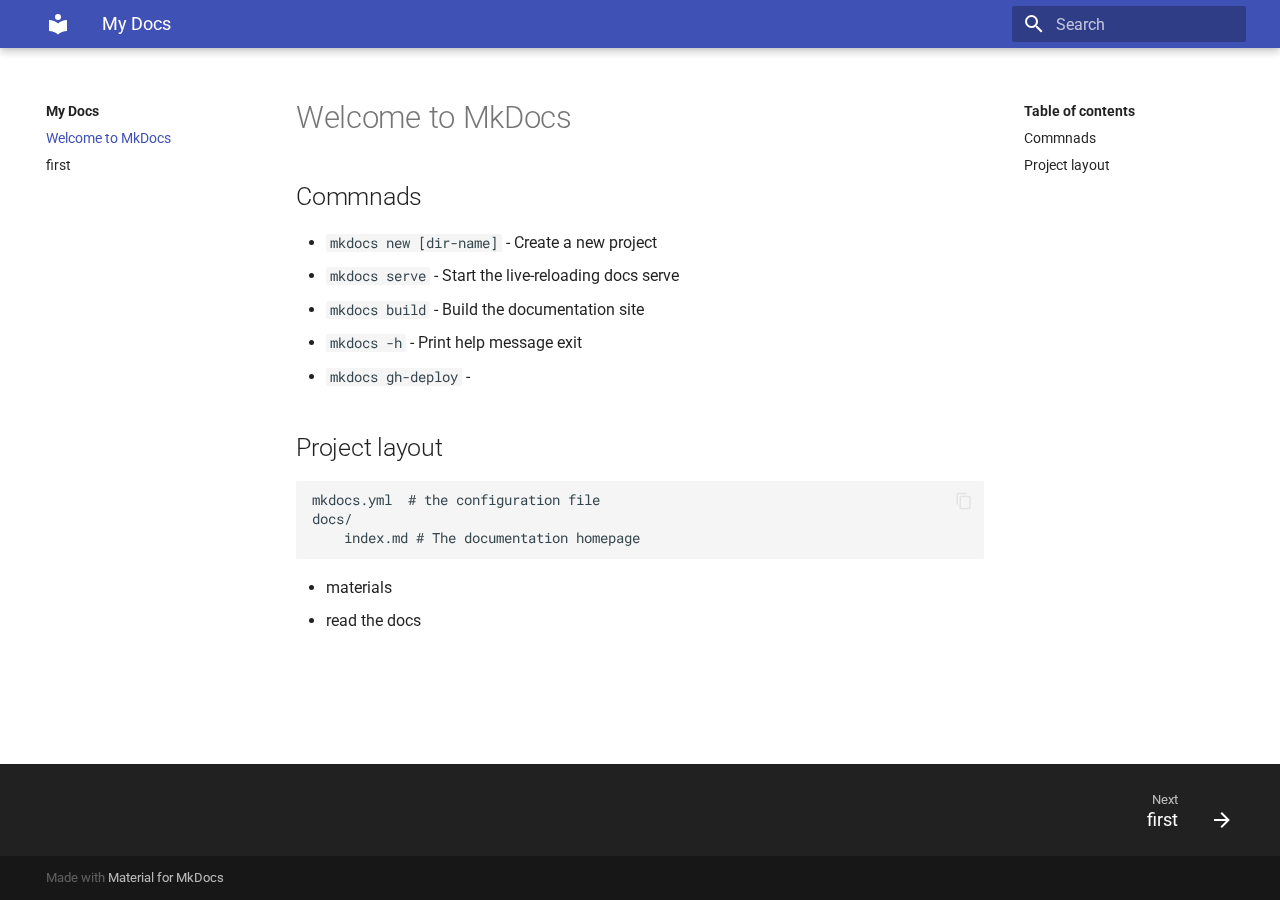
<file: index.html>
<!doctype html>
<html lang="en" class="no-js">
  <head>
    
      <meta charset="utf-8">
      <meta name="viewport" content="width=device-width,initial-scale=1">
      
      
      
      <link rel="shortcut icon" href="assets/images/favicon.png">
      <meta name="generator" content="mkdocs-1.1.2, mkdocs-material-5.5.0">
    
    
      
        <title>My Docs</title>
      
    
    
      <link rel="stylesheet" href="assets/stylesheets/main.b5d04df8.min.css">
      
      
    
    
    
      
        <link href="https://fonts.gstatic.com" rel="preconnect" crossorigin>
        <link rel="stylesheet" href="https://fonts.googleapis.com/css?family=Roboto:300,400,400i,700%7CRoboto+Mono&display=fallback">
        <style>body,input{font-family:"Roboto",-apple-system,BlinkMacSystemFont,Helvetica,Arial,sans-serif}code,kbd,pre{font-family:"Roboto Mono",SFMono-Regular,Consolas,Menlo,monospace}</style>
      
    
    
    
    
      
    
    
  </head>
  
  
    <body dir="ltr">
  
    
    <input class="md-toggle" data-md-toggle="drawer" type="checkbox" id="__drawer" autocomplete="off">
    <input class="md-toggle" data-md-toggle="search" type="checkbox" id="__search" autocomplete="off">
    <label class="md-overlay" for="__drawer"></label>
    <div data-md-component="skip">
      
        
        <a href="#welcome-to-mkdocs" class="md-skip">
          Skip to content
        </a>
      
    </div>
    <div data-md-component="announce">
      
    </div>
    
      <header class="md-header" data-md-component="header">
  <nav class="md-header-nav md-grid" aria-label="Header">
    <a href="." title="My Docs" class="md-header-nav__button md-logo" aria-label="My Docs">
      
  
  <svg xmlns="http://www.w3.org/2000/svg" viewBox="0 0 24 24"><path d="M12 8a3 3 0 003-3 3 3 0 00-3-3 3 3 0 00-3 3 3 3 0 003 3m0 3.54C9.64 9.35 6.5 8 3 8v11c3.5 0 6.64 1.35 9 3.54 2.36-2.19 5.5-3.54 9-3.54V8c-3.5 0-6.64 1.35-9 3.54z"/></svg>

    </a>
    <label class="md-header-nav__button md-icon" for="__drawer">
      <svg xmlns="http://www.w3.org/2000/svg" viewBox="0 0 24 24"><path d="M3 6h18v2H3V6m0 5h18v2H3v-2m0 5h18v2H3v-2z"/></svg>
    </label>
    <div class="md-header-nav__title" data-md-component="header-title">
      
        <div class="md-header-nav__ellipsis">
          <span class="md-header-nav__topic md-ellipsis">
            My Docs
          </span>
          <span class="md-header-nav__topic md-ellipsis">
            
              Welcome to MkDocs
            
          </span>
        </div>
      
    </div>
    
      <label class="md-header-nav__button md-icon" for="__search">
        <svg xmlns="http://www.w3.org/2000/svg" viewBox="0 0 24 24"><path d="M9.5 3A6.5 6.5 0 0116 9.5c0 1.61-.59 3.09-1.56 4.23l.27.27h.79l5 5-1.5 1.5-5-5v-.79l-.27-.27A6.516 6.516 0 019.5 16 6.5 6.5 0 013 9.5 6.5 6.5 0 019.5 3m0 2C7 5 5 7 5 9.5S7 14 9.5 14 14 12 14 9.5 12 5 9.5 5z"/></svg>
      </label>
      
<div class="md-search" data-md-component="search" role="dialog">
  <label class="md-search__overlay" for="__search"></label>
  <div class="md-search__inner" role="search">
    <form class="md-search__form" name="search">
      <input type="text" class="md-search__input" name="query" aria-label="Search" placeholder="Search" autocapitalize="off" autocorrect="off" autocomplete="off" spellcheck="false" data-md-component="search-query" data-md-state="active">
      <label class="md-search__icon md-icon" for="__search">
        <svg xmlns="http://www.w3.org/2000/svg" viewBox="0 0 24 24"><path d="M9.5 3A6.5 6.5 0 0116 9.5c0 1.61-.59 3.09-1.56 4.23l.27.27h.79l5 5-1.5 1.5-5-5v-.79l-.27-.27A6.516 6.516 0 019.5 16 6.5 6.5 0 013 9.5 6.5 6.5 0 019.5 3m0 2C7 5 5 7 5 9.5S7 14 9.5 14 14 12 14 9.5 12 5 9.5 5z"/></svg>
        <svg xmlns="http://www.w3.org/2000/svg" viewBox="0 0 24 24"><path d="M20 11v2H8l5.5 5.5-1.42 1.42L4.16 12l7.92-7.92L13.5 5.5 8 11h12z"/></svg>
      </label>
      <button type="reset" class="md-search__icon md-icon" aria-label="Clear" data-md-component="search-reset" tabindex="-1">
        <svg xmlns="http://www.w3.org/2000/svg" viewBox="0 0 24 24"><path d="M19 6.41L17.59 5 12 10.59 6.41 5 5 6.41 10.59 12 5 17.59 6.41 19 12 13.41 17.59 19 19 17.59 13.41 12 19 6.41z"/></svg>
      </button>
    </form>
    <div class="md-search__output">
      <div class="md-search__scrollwrap" data-md-scrollfix>
        <div class="md-search-result" data-md-component="search-result">
          <div class="md-search-result__meta">
            Initializing search
          </div>
          <ol class="md-search-result__list"></ol>
        </div>
      </div>
    </div>
  </div>
</div>
    
    
  </nav>
</header>
    
    <div class="md-container" data-md-component="container">
      
        
      
      
        
      
      <main class="md-main" data-md-component="main">
        <div class="md-main__inner md-grid">
          
            
              <div class="md-sidebar md-sidebar--primary" data-md-component="navigation">
                <div class="md-sidebar__scrollwrap">
                  <div class="md-sidebar__inner">
                    <nav class="md-nav md-nav--primary" aria-label="Navigation" data-md-level="0">
  <label class="md-nav__title" for="__drawer">
    <a href="." title="My Docs" class="md-nav__button md-logo" aria-label="My Docs">
      
  
  <svg xmlns="http://www.w3.org/2000/svg" viewBox="0 0 24 24"><path d="M12 8a3 3 0 003-3 3 3 0 00-3-3 3 3 0 00-3 3 3 3 0 003 3m0 3.54C9.64 9.35 6.5 8 3 8v11c3.5 0 6.64 1.35 9 3.54 2.36-2.19 5.5-3.54 9-3.54V8c-3.5 0-6.64 1.35-9 3.54z"/></svg>

    </a>
    My Docs
  </label>
  
  <ul class="md-nav__list" data-md-scrollfix>
    
      
      
      

  


  <li class="md-nav__item md-nav__item--active">
    
    <input class="md-nav__toggle md-toggle" data-md-toggle="toc" type="checkbox" id="__toc">
    
      
    
    
      <label class="md-nav__link md-nav__link--active" for="__toc">
        Welcome to MkDocs
        <span class="md-nav__icon md-icon">
          <svg xmlns="http://www.w3.org/2000/svg" viewBox="0 0 24 24"><path d="M3 9h14V7H3v2m0 4h14v-2H3v2m0 4h14v-2H3v2m16 0h2v-2h-2v2m0-10v2h2V7h-2m0 6h2v-2h-2v2z"/></svg>
        </span>
      </label>
    
    <a href="." title="Welcome to MkDocs" class="md-nav__link md-nav__link--active">
      Welcome to MkDocs
    </a>
    
      
<nav class="md-nav md-nav--secondary" aria-label="Table of contents">
  
  
    
  
  
    <label class="md-nav__title" for="__toc">
      <span class="md-nav__icon md-icon">
        <svg xmlns="http://www.w3.org/2000/svg" viewBox="0 0 24 24"><path d="M20 11v2H8l5.5 5.5-1.42 1.42L4.16 12l7.92-7.92L13.5 5.5 8 11h12z"/></svg>
      </span>
      Table of contents
    </label>
    <ul class="md-nav__list" data-md-scrollfix>
      
        <li class="md-nav__item">
  <a href="#commnads" class="md-nav__link">
    Commnads
  </a>
  
</li>
      
        <li class="md-nav__item">
  <a href="#project-layout" class="md-nav__link">
    Project layout
  </a>
  
</li>
      
    </ul>
  
</nav>
    
  </li>

    
      
      
      


  <li class="md-nav__item">
    <a href="1.%20first/" title="first" class="md-nav__link">
      first
    </a>
  </li>

    
  </ul>
</nav>
                  </div>
                </div>
              </div>
            
            
              <div class="md-sidebar md-sidebar--secondary" data-md-component="toc">
                <div class="md-sidebar__scrollwrap">
                  <div class="md-sidebar__inner">
                    
<nav class="md-nav md-nav--secondary" aria-label="Table of contents">
  
  
    
  
  
    <label class="md-nav__title" for="__toc">
      <span class="md-nav__icon md-icon">
        <svg xmlns="http://www.w3.org/2000/svg" viewBox="0 0 24 24"><path d="M20 11v2H8l5.5 5.5-1.42 1.42L4.16 12l7.92-7.92L13.5 5.5 8 11h12z"/></svg>
      </span>
      Table of contents
    </label>
    <ul class="md-nav__list" data-md-scrollfix>
      
        <li class="md-nav__item">
  <a href="#commnads" class="md-nav__link">
    Commnads
  </a>
  
</li>
      
        <li class="md-nav__item">
  <a href="#project-layout" class="md-nav__link">
    Project layout
  </a>
  
</li>
      
    </ul>
  
</nav>
                  </div>
                </div>
              </div>
            
          
          <div class="md-content">
            <article class="md-content__inner md-typeset">
              
                
                
                  
                
                
                <h1 id="welcome-to-mkdocs">Welcome to MkDocs</h1>
<h2 id="commnads">Commnads</h2>
<ul>
<li><code>mkdocs new [dir-name]</code> - Create a new project</li>
<li><code>mkdocs serve</code> - Start the live-reloading docs serve</li>
<li><code>mkdocs build</code> - Build the documentation site</li>
<li><code>mkdocs -h</code> - Print help message exit</li>
<li><code>mkdocs gh-deploy</code> - </li>
</ul>
<h2 id="project-layout">Project layout</h2>
<pre><code>mkdocs.yml  # the configuration file
docs/
    index.md # The documentation homepage
</code></pre>
<ul>
<li>materials </li>
<li>read the docs</li>
</ul>
                
              
              
                


              
            </article>
          </div>
        </div>
      </main>
      
        
<footer class="md-footer">
  
    <div class="md-footer-nav">
      <nav class="md-footer-nav__inner md-grid" aria-label="Footer">
        
        
          <a href="1.%20first/" title="first" class="md-footer-nav__link md-footer-nav__link--next" rel="next">
            <div class="md-footer-nav__title">
              <div class="md-ellipsis">
                <span class="md-footer-nav__direction">
                  Next
                </span>
                first
              </div>
            </div>
            <div class="md-footer-nav__button md-icon">
              <svg xmlns="http://www.w3.org/2000/svg" viewBox="0 0 24 24"><path d="M4 11v2h12l-5.5 5.5 1.42 1.42L19.84 12l-7.92-7.92L10.5 5.5 16 11H4z"/></svg>
            </div>
          </a>
        
      </nav>
    </div>
  
  <div class="md-footer-meta md-typeset">
    <div class="md-footer-meta__inner md-grid">
      <div class="md-footer-copyright">
        
        Made with
        <a href="https://squidfunk.github.io/mkdocs-material/" target="_blank" rel="noopener">
          Material for MkDocs
        </a>
      </div>
      
    </div>
  </div>
</footer>
      
    </div>
    
      <script src="assets/javascripts/vendor.92ffa368.min.js"></script>
      <script src="assets/javascripts/bundle.5123e3d4.min.js"></script><script id="__lang" type="application/json">{"clipboard.copy": "Copy to clipboard", "clipboard.copied": "Copied to clipboard", "search.config.lang": "en", "search.config.pipeline": "trimmer, stopWordFilter", "search.config.separator": "[\\s\\-]+", "search.result.placeholder": "Type to start searching", "search.result.none": "No matching documents", "search.result.one": "1 matching document", "search.result.other": "# matching documents"}</script>
      
      <script>
        app = initialize({
          base: ".",
          features: [],
          search: Object.assign({
            worker: "assets/javascripts/worker/search.a68abb33.min.js"
          }, typeof search !== "undefined" && search)
        })
      </script>
      
    
  </body>
</html>
</file>
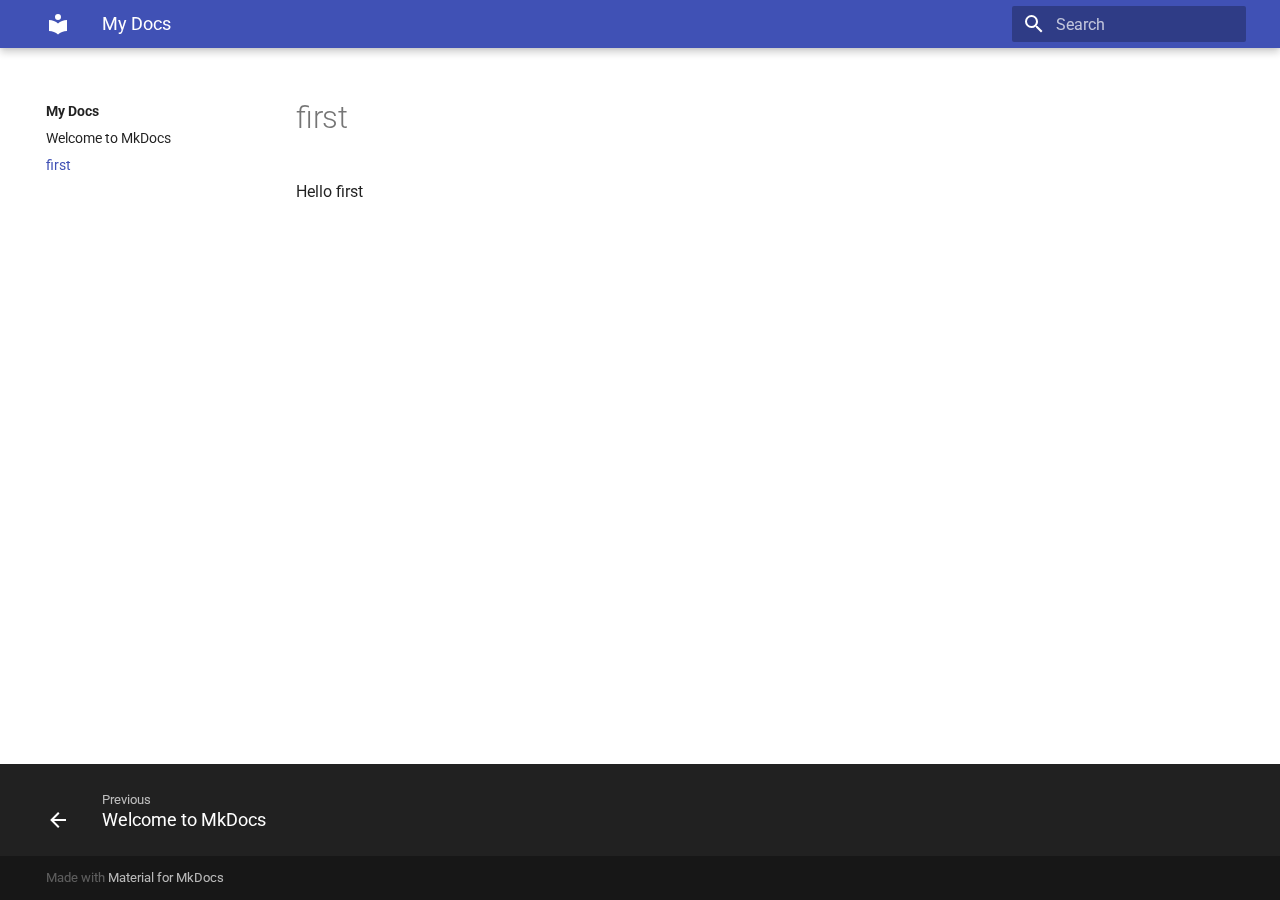
<file: 1. first/index.html>
<!doctype html>
<html lang="en" class="no-js">
  <head>
    
      <meta charset="utf-8">
      <meta name="viewport" content="width=device-width,initial-scale=1">
      
      
      
      <link rel="shortcut icon" href="../assets/images/favicon.png">
      <meta name="generator" content="mkdocs-1.1.2, mkdocs-material-5.5.0">
    
    
      
        <title>first - My Docs</title>
      
    
    
      <link rel="stylesheet" href="../assets/stylesheets/main.b5d04df8.min.css">
      
      
    
    
    
      
        <link href="https://fonts.gstatic.com" rel="preconnect" crossorigin>
        <link rel="stylesheet" href="https://fonts.googleapis.com/css?family=Roboto:300,400,400i,700%7CRoboto+Mono&display=fallback">
        <style>body,input{font-family:"Roboto",-apple-system,BlinkMacSystemFont,Helvetica,Arial,sans-serif}code,kbd,pre{font-family:"Roboto Mono",SFMono-Regular,Consolas,Menlo,monospace}</style>
      
    
    
    
    
      
    
    
  </head>
  
  
    <body dir="ltr">
  
    
    <input class="md-toggle" data-md-toggle="drawer" type="checkbox" id="__drawer" autocomplete="off">
    <input class="md-toggle" data-md-toggle="search" type="checkbox" id="__search" autocomplete="off">
    <label class="md-overlay" for="__drawer"></label>
    <div data-md-component="skip">
      
        
        <a href="#first" class="md-skip">
          Skip to content
        </a>
      
    </div>
    <div data-md-component="announce">
      
    </div>
    
      <header class="md-header" data-md-component="header">
  <nav class="md-header-nav md-grid" aria-label="Header">
    <a href=".." title="My Docs" class="md-header-nav__button md-logo" aria-label="My Docs">
      
  
  <svg xmlns="http://www.w3.org/2000/svg" viewBox="0 0 24 24"><path d="M12 8a3 3 0 003-3 3 3 0 00-3-3 3 3 0 00-3 3 3 3 0 003 3m0 3.54C9.64 9.35 6.5 8 3 8v11c3.5 0 6.64 1.35 9 3.54 2.36-2.19 5.5-3.54 9-3.54V8c-3.5 0-6.64 1.35-9 3.54z"/></svg>

    </a>
    <label class="md-header-nav__button md-icon" for="__drawer">
      <svg xmlns="http://www.w3.org/2000/svg" viewBox="0 0 24 24"><path d="M3 6h18v2H3V6m0 5h18v2H3v-2m0 5h18v2H3v-2z"/></svg>
    </label>
    <div class="md-header-nav__title" data-md-component="header-title">
      
        <div class="md-header-nav__ellipsis">
          <span class="md-header-nav__topic md-ellipsis">
            My Docs
          </span>
          <span class="md-header-nav__topic md-ellipsis">
            
              first
            
          </span>
        </div>
      
    </div>
    
      <label class="md-header-nav__button md-icon" for="__search">
        <svg xmlns="http://www.w3.org/2000/svg" viewBox="0 0 24 24"><path d="M9.5 3A6.5 6.5 0 0116 9.5c0 1.61-.59 3.09-1.56 4.23l.27.27h.79l5 5-1.5 1.5-5-5v-.79l-.27-.27A6.516 6.516 0 019.5 16 6.5 6.5 0 013 9.5 6.5 6.5 0 019.5 3m0 2C7 5 5 7 5 9.5S7 14 9.5 14 14 12 14 9.5 12 5 9.5 5z"/></svg>
      </label>
      
<div class="md-search" data-md-component="search" role="dialog">
  <label class="md-search__overlay" for="__search"></label>
  <div class="md-search__inner" role="search">
    <form class="md-search__form" name="search">
      <input type="text" class="md-search__input" name="query" aria-label="Search" placeholder="Search" autocapitalize="off" autocorrect="off" autocomplete="off" spellcheck="false" data-md-component="search-query" data-md-state="active">
      <label class="md-search__icon md-icon" for="__search">
        <svg xmlns="http://www.w3.org/2000/svg" viewBox="0 0 24 24"><path d="M9.5 3A6.5 6.5 0 0116 9.5c0 1.61-.59 3.09-1.56 4.23l.27.27h.79l5 5-1.5 1.5-5-5v-.79l-.27-.27A6.516 6.516 0 019.5 16 6.5 6.5 0 013 9.5 6.5 6.5 0 019.5 3m0 2C7 5 5 7 5 9.5S7 14 9.5 14 14 12 14 9.5 12 5 9.5 5z"/></svg>
        <svg xmlns="http://www.w3.org/2000/svg" viewBox="0 0 24 24"><path d="M20 11v2H8l5.5 5.5-1.42 1.42L4.16 12l7.92-7.92L13.5 5.5 8 11h12z"/></svg>
      </label>
      <button type="reset" class="md-search__icon md-icon" aria-label="Clear" data-md-component="search-reset" tabindex="-1">
        <svg xmlns="http://www.w3.org/2000/svg" viewBox="0 0 24 24"><path d="M19 6.41L17.59 5 12 10.59 6.41 5 5 6.41 10.59 12 5 17.59 6.41 19 12 13.41 17.59 19 19 17.59 13.41 12 19 6.41z"/></svg>
      </button>
    </form>
    <div class="md-search__output">
      <div class="md-search__scrollwrap" data-md-scrollfix>
        <div class="md-search-result" data-md-component="search-result">
          <div class="md-search-result__meta">
            Initializing search
          </div>
          <ol class="md-search-result__list"></ol>
        </div>
      </div>
    </div>
  </div>
</div>
    
    
  </nav>
</header>
    
    <div class="md-container" data-md-component="container">
      
        
      
      
        
      
      <main class="md-main" data-md-component="main">
        <div class="md-main__inner md-grid">
          
            
              <div class="md-sidebar md-sidebar--primary" data-md-component="navigation">
                <div class="md-sidebar__scrollwrap">
                  <div class="md-sidebar__inner">
                    <nav class="md-nav md-nav--primary" aria-label="Navigation" data-md-level="0">
  <label class="md-nav__title" for="__drawer">
    <a href=".." title="My Docs" class="md-nav__button md-logo" aria-label="My Docs">
      
  
  <svg xmlns="http://www.w3.org/2000/svg" viewBox="0 0 24 24"><path d="M12 8a3 3 0 003-3 3 3 0 00-3-3 3 3 0 00-3 3 3 3 0 003 3m0 3.54C9.64 9.35 6.5 8 3 8v11c3.5 0 6.64 1.35 9 3.54 2.36-2.19 5.5-3.54 9-3.54V8c-3.5 0-6.64 1.35-9 3.54z"/></svg>

    </a>
    My Docs
  </label>
  
  <ul class="md-nav__list" data-md-scrollfix>
    
      
      
      


  <li class="md-nav__item">
    <a href=".." title="Welcome to MkDocs" class="md-nav__link">
      Welcome to MkDocs
    </a>
  </li>

    
      
      
      

  


  <li class="md-nav__item md-nav__item--active">
    
    <input class="md-nav__toggle md-toggle" data-md-toggle="toc" type="checkbox" id="__toc">
    
      
    
    
    <a href="./" title="first" class="md-nav__link md-nav__link--active">
      first
    </a>
    
  </li>

    
  </ul>
</nav>
                  </div>
                </div>
              </div>
            
            
              <div class="md-sidebar md-sidebar--secondary" data-md-component="toc">
                <div class="md-sidebar__scrollwrap">
                  <div class="md-sidebar__inner">
                    
<nav class="md-nav md-nav--secondary" aria-label="Table of contents">
  
  
    
  
  
</nav>
                  </div>
                </div>
              </div>
            
          
          <div class="md-content">
            <article class="md-content__inner md-typeset">
              
                
                
                  
                
                
                <h1 id="first">first</h1>
<p>Hello first</p>
                
              
              
                


              
            </article>
          </div>
        </div>
      </main>
      
        
<footer class="md-footer">
  
    <div class="md-footer-nav">
      <nav class="md-footer-nav__inner md-grid" aria-label="Footer">
        
          <a href=".." title="Welcome to MkDocs" class="md-footer-nav__link md-footer-nav__link--prev" rel="prev">
            <div class="md-footer-nav__button md-icon">
              <svg xmlns="http://www.w3.org/2000/svg" viewBox="0 0 24 24"><path d="M20 11v2H8l5.5 5.5-1.42 1.42L4.16 12l7.92-7.92L13.5 5.5 8 11h12z"/></svg>
            </div>
            <div class="md-footer-nav__title">
              <div class="md-ellipsis">
                <span class="md-footer-nav__direction">
                  Previous
                </span>
                Welcome to MkDocs
              </div>
            </div>
          </a>
        
        
      </nav>
    </div>
  
  <div class="md-footer-meta md-typeset">
    <div class="md-footer-meta__inner md-grid">
      <div class="md-footer-copyright">
        
        Made with
        <a href="https://squidfunk.github.io/mkdocs-material/" target="_blank" rel="noopener">
          Material for MkDocs
        </a>
      </div>
      
    </div>
  </div>
</footer>
      
    </div>
    
      <script src="../assets/javascripts/vendor.92ffa368.min.js"></script>
      <script src="../assets/javascripts/bundle.5123e3d4.min.js"></script><script id="__lang" type="application/json">{"clipboard.copy": "Copy to clipboard", "clipboard.copied": "Copied to clipboard", "search.config.lang": "en", "search.config.pipeline": "trimmer, stopWordFilter", "search.config.separator": "[\\s\\-]+", "search.result.placeholder": "Type to start searching", "search.result.none": "No matching documents", "search.result.one": "1 matching document", "search.result.other": "# matching documents"}</script>
      
      <script>
        app = initialize({
          base: "..",
          features: [],
          search: Object.assign({
            worker: "../assets/javascripts/worker/search.a68abb33.min.js"
          }, typeof search !== "undefined" && search)
        })
      </script>
      
    
  </body>
</html>
</file>
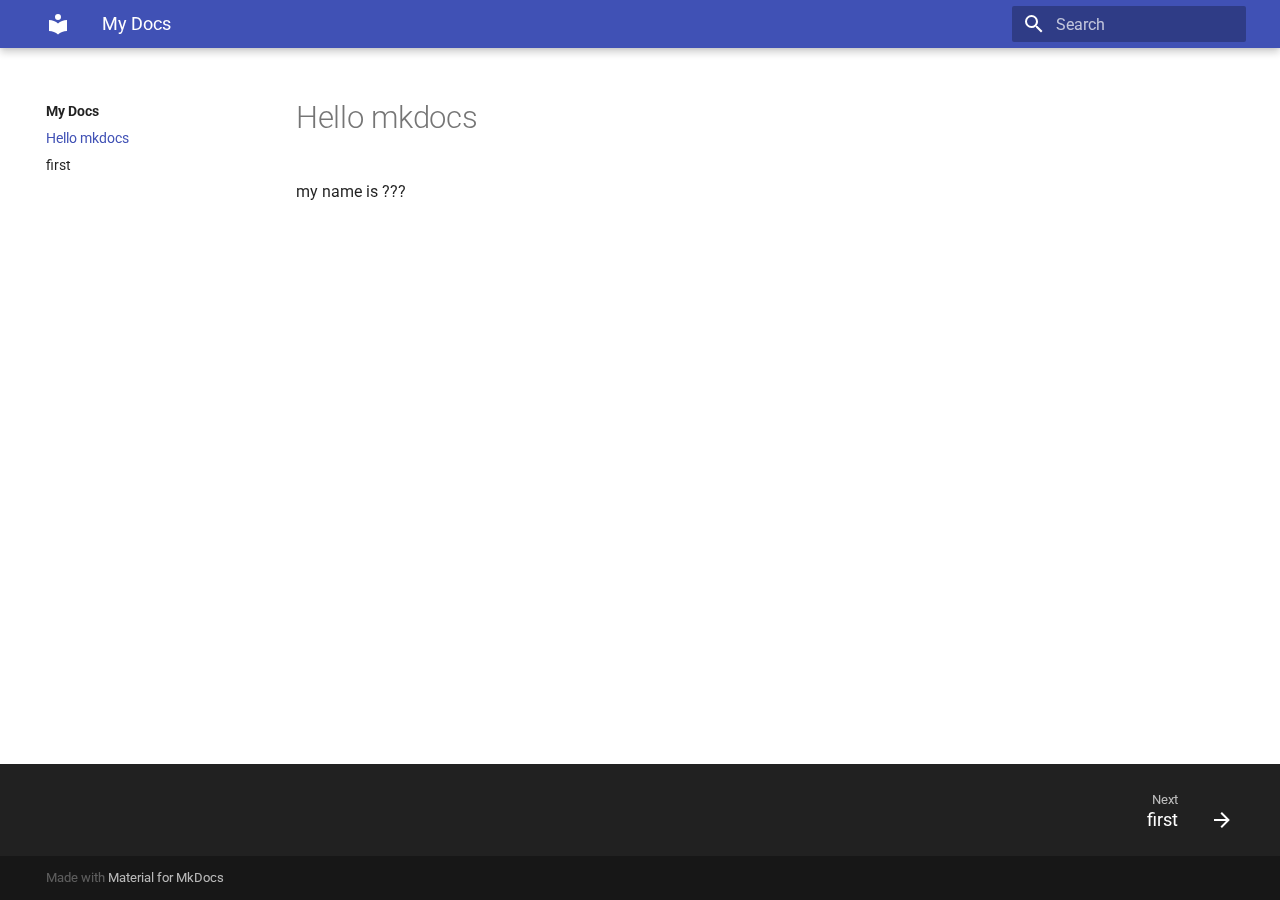
<file: site/index.html>
<!doctype html>
<html lang="en" class="no-js">
  <head>
    
      <meta charset="utf-8">
      <meta name="viewport" content="width=device-width,initial-scale=1">
      
      
      
      <link rel="shortcut icon" href="assets/images/favicon.png">
      <meta name="generator" content="mkdocs-1.1.2, mkdocs-material-5.5.0">
    
    
      
        <title>My Docs</title>
      
    
    
      <link rel="stylesheet" href="assets/stylesheets/main.b5d04df8.min.css">
      
      
    
    
    
      
        <link href="https://fonts.gstatic.com" rel="preconnect" crossorigin>
        <link rel="stylesheet" href="https://fonts.googleapis.com/css?family=Roboto:300,400,400i,700%7CRoboto+Mono&display=fallback">
        <style>body,input{font-family:"Roboto",-apple-system,BlinkMacSystemFont,Helvetica,Arial,sans-serif}code,kbd,pre{font-family:"Roboto Mono",SFMono-Regular,Consolas,Menlo,monospace}</style>
      
    
    
    
    
      
    
    
  </head>
  
  
    <body dir="ltr">
  
    
    <input class="md-toggle" data-md-toggle="drawer" type="checkbox" id="__drawer" autocomplete="off">
    <input class="md-toggle" data-md-toggle="search" type="checkbox" id="__search" autocomplete="off">
    <label class="md-overlay" for="__drawer"></label>
    <div data-md-component="skip">
      
        
        <a href="#hello-mkdocs" class="md-skip">
          Skip to content
        </a>
      
    </div>
    <div data-md-component="announce">
      
    </div>
    
      <header class="md-header" data-md-component="header">
  <nav class="md-header-nav md-grid" aria-label="Header">
    <a href="." title="My Docs" class="md-header-nav__button md-logo" aria-label="My Docs">
      
  
  <svg xmlns="http://www.w3.org/2000/svg" viewBox="0 0 24 24"><path d="M12 8a3 3 0 003-3 3 3 0 00-3-3 3 3 0 00-3 3 3 3 0 003 3m0 3.54C9.64 9.35 6.5 8 3 8v11c3.5 0 6.64 1.35 9 3.54 2.36-2.19 5.5-3.54 9-3.54V8c-3.5 0-6.64 1.35-9 3.54z"/></svg>

    </a>
    <label class="md-header-nav__button md-icon" for="__drawer">
      <svg xmlns="http://www.w3.org/2000/svg" viewBox="0 0 24 24"><path d="M3 6h18v2H3V6m0 5h18v2H3v-2m0 5h18v2H3v-2z"/></svg>
    </label>
    <div class="md-header-nav__title" data-md-component="header-title">
      
        <div class="md-header-nav__ellipsis">
          <span class="md-header-nav__topic md-ellipsis">
            My Docs
          </span>
          <span class="md-header-nav__topic md-ellipsis">
            
              Hello mkdocs
            
          </span>
        </div>
      
    </div>
    
      <label class="md-header-nav__button md-icon" for="__search">
        <svg xmlns="http://www.w3.org/2000/svg" viewBox="0 0 24 24"><path d="M9.5 3A6.5 6.5 0 0116 9.5c0 1.61-.59 3.09-1.56 4.23l.27.27h.79l5 5-1.5 1.5-5-5v-.79l-.27-.27A6.516 6.516 0 019.5 16 6.5 6.5 0 013 9.5 6.5 6.5 0 019.5 3m0 2C7 5 5 7 5 9.5S7 14 9.5 14 14 12 14 9.5 12 5 9.5 5z"/></svg>
      </label>
      
<div class="md-search" data-md-component="search" role="dialog">
  <label class="md-search__overlay" for="__search"></label>
  <div class="md-search__inner" role="search">
    <form class="md-search__form" name="search">
      <input type="text" class="md-search__input" name="query" aria-label="Search" placeholder="Search" autocapitalize="off" autocorrect="off" autocomplete="off" spellcheck="false" data-md-component="search-query" data-md-state="active">
      <label class="md-search__icon md-icon" for="__search">
        <svg xmlns="http://www.w3.org/2000/svg" viewBox="0 0 24 24"><path d="M9.5 3A6.5 6.5 0 0116 9.5c0 1.61-.59 3.09-1.56 4.23l.27.27h.79l5 5-1.5 1.5-5-5v-.79l-.27-.27A6.516 6.516 0 019.5 16 6.5 6.5 0 013 9.5 6.5 6.5 0 019.5 3m0 2C7 5 5 7 5 9.5S7 14 9.5 14 14 12 14 9.5 12 5 9.5 5z"/></svg>
        <svg xmlns="http://www.w3.org/2000/svg" viewBox="0 0 24 24"><path d="M20 11v2H8l5.5 5.5-1.42 1.42L4.16 12l7.92-7.92L13.5 5.5 8 11h12z"/></svg>
      </label>
      <button type="reset" class="md-search__icon md-icon" aria-label="Clear" data-md-component="search-reset" tabindex="-1">
        <svg xmlns="http://www.w3.org/2000/svg" viewBox="0 0 24 24"><path d="M19 6.41L17.59 5 12 10.59 6.41 5 5 6.41 10.59 12 5 17.59 6.41 19 12 13.41 17.59 19 19 17.59 13.41 12 19 6.41z"/></svg>
      </button>
    </form>
    <div class="md-search__output">
      <div class="md-search__scrollwrap" data-md-scrollfix>
        <div class="md-search-result" data-md-component="search-result">
          <div class="md-search-result__meta">
            Initializing search
          </div>
          <ol class="md-search-result__list"></ol>
        </div>
      </div>
    </div>
  </div>
</div>
    
    
  </nav>
</header>
    
    <div class="md-container" data-md-component="container">
      
        
      
      
        
      
      <main class="md-main" data-md-component="main">
        <div class="md-main__inner md-grid">
          
            
              <div class="md-sidebar md-sidebar--primary" data-md-component="navigation">
                <div class="md-sidebar__scrollwrap">
                  <div class="md-sidebar__inner">
                    <nav class="md-nav md-nav--primary" aria-label="Navigation" data-md-level="0">
  <label class="md-nav__title" for="__drawer">
    <a href="." title="My Docs" class="md-nav__button md-logo" aria-label="My Docs">
      
  
  <svg xmlns="http://www.w3.org/2000/svg" viewBox="0 0 24 24"><path d="M12 8a3 3 0 003-3 3 3 0 00-3-3 3 3 0 00-3 3 3 3 0 003 3m0 3.54C9.64 9.35 6.5 8 3 8v11c3.5 0 6.64 1.35 9 3.54 2.36-2.19 5.5-3.54 9-3.54V8c-3.5 0-6.64 1.35-9 3.54z"/></svg>

    </a>
    My Docs
  </label>
  
  <ul class="md-nav__list" data-md-scrollfix>
    
      
      
      

  


  <li class="md-nav__item md-nav__item--active">
    
    <input class="md-nav__toggle md-toggle" data-md-toggle="toc" type="checkbox" id="__toc">
    
      
    
    
    <a href="." title="Hello mkdocs" class="md-nav__link md-nav__link--active">
      Hello mkdocs
    </a>
    
  </li>

    
      
      
      


  <li class="md-nav__item">
    <a href="1.%20first/" title="first" class="md-nav__link">
      first
    </a>
  </li>

    
  </ul>
</nav>
                  </div>
                </div>
              </div>
            
            
              <div class="md-sidebar md-sidebar--secondary" data-md-component="toc">
                <div class="md-sidebar__scrollwrap">
                  <div class="md-sidebar__inner">
                    
<nav class="md-nav md-nav--secondary" aria-label="Table of contents">
  
  
    
  
  
</nav>
                  </div>
                </div>
              </div>
            
          
          <div class="md-content">
            <article class="md-content__inner md-typeset">
              
                
                
                  
                
                
                <h1 id="hello-mkdocs">Hello mkdocs</h1>
<p>my name is ???</p>
                
              
              
                


              
            </article>
          </div>
        </div>
      </main>
      
        
<footer class="md-footer">
  
    <div class="md-footer-nav">
      <nav class="md-footer-nav__inner md-grid" aria-label="Footer">
        
        
          <a href="1.%20first/" title="first" class="md-footer-nav__link md-footer-nav__link--next" rel="next">
            <div class="md-footer-nav__title">
              <div class="md-ellipsis">
                <span class="md-footer-nav__direction">
                  Next
                </span>
                first
              </div>
            </div>
            <div class="md-footer-nav__button md-icon">
              <svg xmlns="http://www.w3.org/2000/svg" viewBox="0 0 24 24"><path d="M4 11v2h12l-5.5 5.5 1.42 1.42L19.84 12l-7.92-7.92L10.5 5.5 16 11H4z"/></svg>
            </div>
          </a>
        
      </nav>
    </div>
  
  <div class="md-footer-meta md-typeset">
    <div class="md-footer-meta__inner md-grid">
      <div class="md-footer-copyright">
        
        Made with
        <a href="https://squidfunk.github.io/mkdocs-material/" target="_blank" rel="noopener">
          Material for MkDocs
        </a>
      </div>
      
    </div>
  </div>
</footer>
      
    </div>
    
      <script src="assets/javascripts/vendor.92ffa368.min.js"></script>
      <script src="assets/javascripts/bundle.5123e3d4.min.js"></script><script id="__lang" type="application/json">{"clipboard.copy": "Copy to clipboard", "clipboard.copied": "Copied to clipboard", "search.config.lang": "en", "search.config.pipeline": "trimmer, stopWordFilter", "search.config.separator": "[\\s\\-]+", "search.result.placeholder": "Type to start searching", "search.result.none": "No matching documents", "search.result.one": "1 matching document", "search.result.other": "# matching documents"}</script>
      
      <script>
        app = initialize({
          base: ".",
          features: [],
          search: Object.assign({
            worker: "assets/javascripts/worker/search.a68abb33.min.js"
          }, typeof search !== "undefined" && search)
        })
      </script>
      
    
  </body>
</html>
</file>
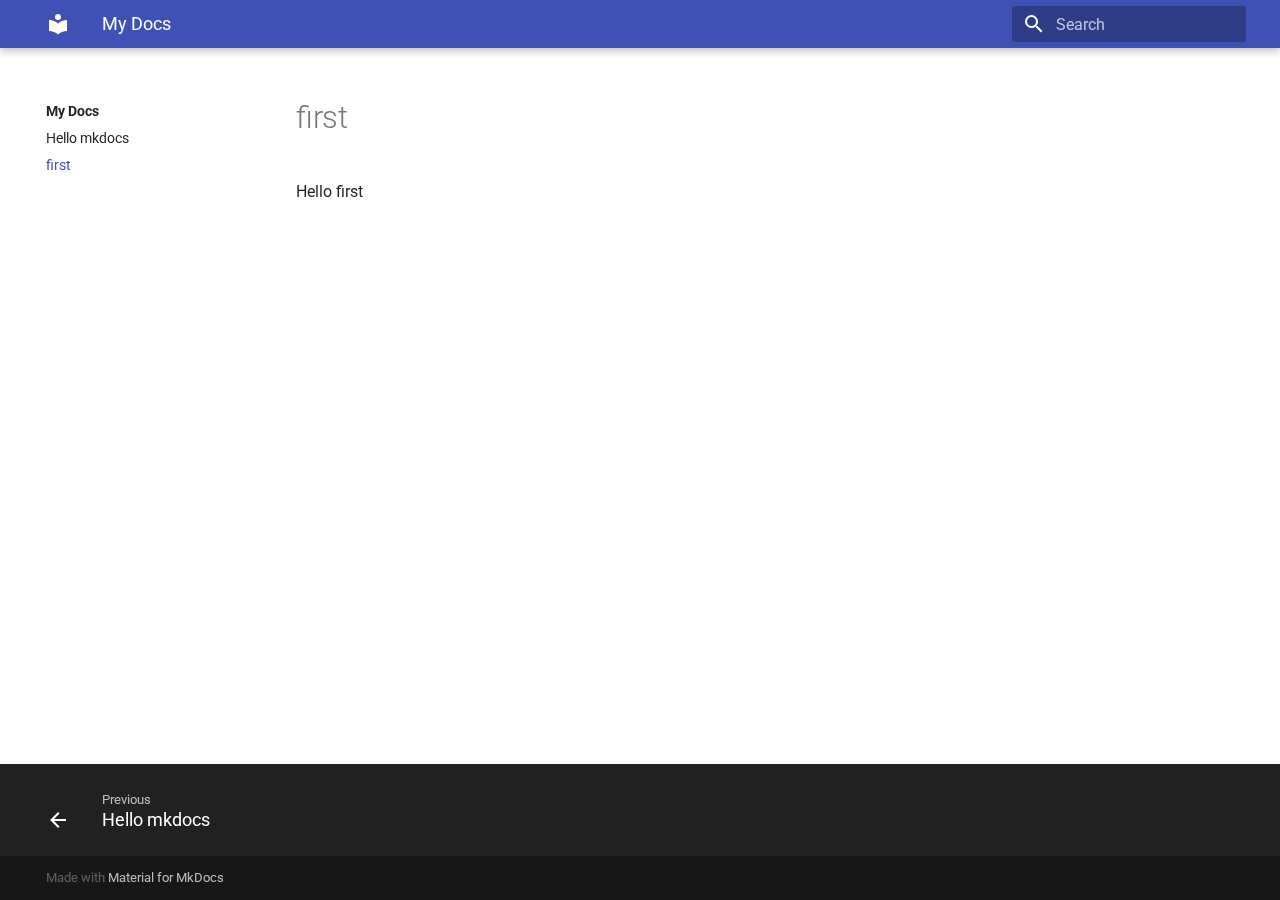
<file: site/1. first/index.html>
<!doctype html>
<html lang="en" class="no-js">
  <head>
    
      <meta charset="utf-8">
      <meta name="viewport" content="width=device-width,initial-scale=1">
      
      
      
      <link rel="shortcut icon" href="../assets/images/favicon.png">
      <meta name="generator" content="mkdocs-1.1.2, mkdocs-material-5.5.0">
    
    
      
        <title>first - My Docs</title>
      
    
    
      <link rel="stylesheet" href="../assets/stylesheets/main.b5d04df8.min.css">
      
      
    
    
    
      
        <link href="https://fonts.gstatic.com" rel="preconnect" crossorigin>
        <link rel="stylesheet" href="https://fonts.googleapis.com/css?family=Roboto:300,400,400i,700%7CRoboto+Mono&display=fallback">
        <style>body,input{font-family:"Roboto",-apple-system,BlinkMacSystemFont,Helvetica,Arial,sans-serif}code,kbd,pre{font-family:"Roboto Mono",SFMono-Regular,Consolas,Menlo,monospace}</style>
      
    
    
    
    
      
    
    
  </head>
  
  
    <body dir="ltr">
  
    
    <input class="md-toggle" data-md-toggle="drawer" type="checkbox" id="__drawer" autocomplete="off">
    <input class="md-toggle" data-md-toggle="search" type="checkbox" id="__search" autocomplete="off">
    <label class="md-overlay" for="__drawer"></label>
    <div data-md-component="skip">
      
        
        <a href="#first" class="md-skip">
          Skip to content
        </a>
      
    </div>
    <div data-md-component="announce">
      
    </div>
    
      <header class="md-header" data-md-component="header">
  <nav class="md-header-nav md-grid" aria-label="Header">
    <a href=".." title="My Docs" class="md-header-nav__button md-logo" aria-label="My Docs">
      
  
  <svg xmlns="http://www.w3.org/2000/svg" viewBox="0 0 24 24"><path d="M12 8a3 3 0 003-3 3 3 0 00-3-3 3 3 0 00-3 3 3 3 0 003 3m0 3.54C9.64 9.35 6.5 8 3 8v11c3.5 0 6.64 1.35 9 3.54 2.36-2.19 5.5-3.54 9-3.54V8c-3.5 0-6.64 1.35-9 3.54z"/></svg>

    </a>
    <label class="md-header-nav__button md-icon" for="__drawer">
      <svg xmlns="http://www.w3.org/2000/svg" viewBox="0 0 24 24"><path d="M3 6h18v2H3V6m0 5h18v2H3v-2m0 5h18v2H3v-2z"/></svg>
    </label>
    <div class="md-header-nav__title" data-md-component="header-title">
      
        <div class="md-header-nav__ellipsis">
          <span class="md-header-nav__topic md-ellipsis">
            My Docs
          </span>
          <span class="md-header-nav__topic md-ellipsis">
            
              first
            
          </span>
        </div>
      
    </div>
    
      <label class="md-header-nav__button md-icon" for="__search">
        <svg xmlns="http://www.w3.org/2000/svg" viewBox="0 0 24 24"><path d="M9.5 3A6.5 6.5 0 0116 9.5c0 1.61-.59 3.09-1.56 4.23l.27.27h.79l5 5-1.5 1.5-5-5v-.79l-.27-.27A6.516 6.516 0 019.5 16 6.5 6.5 0 013 9.5 6.5 6.5 0 019.5 3m0 2C7 5 5 7 5 9.5S7 14 9.5 14 14 12 14 9.5 12 5 9.5 5z"/></svg>
      </label>
      
<div class="md-search" data-md-component="search" role="dialog">
  <label class="md-search__overlay" for="__search"></label>
  <div class="md-search__inner" role="search">
    <form class="md-search__form" name="search">
      <input type="text" class="md-search__input" name="query" aria-label="Search" placeholder="Search" autocapitalize="off" autocorrect="off" autocomplete="off" spellcheck="false" data-md-component="search-query" data-md-state="active">
      <label class="md-search__icon md-icon" for="__search">
        <svg xmlns="http://www.w3.org/2000/svg" viewBox="0 0 24 24"><path d="M9.5 3A6.5 6.5 0 0116 9.5c0 1.61-.59 3.09-1.56 4.23l.27.27h.79l5 5-1.5 1.5-5-5v-.79l-.27-.27A6.516 6.516 0 019.5 16 6.5 6.5 0 013 9.5 6.5 6.5 0 019.5 3m0 2C7 5 5 7 5 9.5S7 14 9.5 14 14 12 14 9.5 12 5 9.5 5z"/></svg>
        <svg xmlns="http://www.w3.org/2000/svg" viewBox="0 0 24 24"><path d="M20 11v2H8l5.5 5.5-1.42 1.42L4.16 12l7.92-7.92L13.5 5.5 8 11h12z"/></svg>
      </label>
      <button type="reset" class="md-search__icon md-icon" aria-label="Clear" data-md-component="search-reset" tabindex="-1">
        <svg xmlns="http://www.w3.org/2000/svg" viewBox="0 0 24 24"><path d="M19 6.41L17.59 5 12 10.59 6.41 5 5 6.41 10.59 12 5 17.59 6.41 19 12 13.41 17.59 19 19 17.59 13.41 12 19 6.41z"/></svg>
      </button>
    </form>
    <div class="md-search__output">
      <div class="md-search__scrollwrap" data-md-scrollfix>
        <div class="md-search-result" data-md-component="search-result">
          <div class="md-search-result__meta">
            Initializing search
          </div>
          <ol class="md-search-result__list"></ol>
        </div>
      </div>
    </div>
  </div>
</div>
    
    
  </nav>
</header>
    
    <div class="md-container" data-md-component="container">
      
        
      
      
        
      
      <main class="md-main" data-md-component="main">
        <div class="md-main__inner md-grid">
          
            
              <div class="md-sidebar md-sidebar--primary" data-md-component="navigation">
                <div class="md-sidebar__scrollwrap">
                  <div class="md-sidebar__inner">
                    <nav class="md-nav md-nav--primary" aria-label="Navigation" data-md-level="0">
  <label class="md-nav__title" for="__drawer">
    <a href=".." title="My Docs" class="md-nav__button md-logo" aria-label="My Docs">
      
  
  <svg xmlns="http://www.w3.org/2000/svg" viewBox="0 0 24 24"><path d="M12 8a3 3 0 003-3 3 3 0 00-3-3 3 3 0 00-3 3 3 3 0 003 3m0 3.54C9.64 9.35 6.5 8 3 8v11c3.5 0 6.64 1.35 9 3.54 2.36-2.19 5.5-3.54 9-3.54V8c-3.5 0-6.64 1.35-9 3.54z"/></svg>

    </a>
    My Docs
  </label>
  
  <ul class="md-nav__list" data-md-scrollfix>
    
      
      
      


  <li class="md-nav__item">
    <a href=".." title="Hello mkdocs" class="md-nav__link">
      Hello mkdocs
    </a>
  </li>

    
      
      
      

  


  <li class="md-nav__item md-nav__item--active">
    
    <input class="md-nav__toggle md-toggle" data-md-toggle="toc" type="checkbox" id="__toc">
    
      
    
    
    <a href="./" title="first" class="md-nav__link md-nav__link--active">
      first
    </a>
    
  </li>

    
  </ul>
</nav>
                  </div>
                </div>
              </div>
            
            
              <div class="md-sidebar md-sidebar--secondary" data-md-component="toc">
                <div class="md-sidebar__scrollwrap">
                  <div class="md-sidebar__inner">
                    
<nav class="md-nav md-nav--secondary" aria-label="Table of contents">
  
  
    
  
  
</nav>
                  </div>
                </div>
              </div>
            
          
          <div class="md-content">
            <article class="md-content__inner md-typeset">
              
                
                
                  
                
                
                <h1 id="first">first</h1>
<p>Hello first</p>
                
              
              
                


              
            </article>
          </div>
        </div>
      </main>
      
        
<footer class="md-footer">
  
    <div class="md-footer-nav">
      <nav class="md-footer-nav__inner md-grid" aria-label="Footer">
        
          <a href=".." title="Hello mkdocs" class="md-footer-nav__link md-footer-nav__link--prev" rel="prev">
            <div class="md-footer-nav__button md-icon">
              <svg xmlns="http://www.w3.org/2000/svg" viewBox="0 0 24 24"><path d="M20 11v2H8l5.5 5.5-1.42 1.42L4.16 12l7.92-7.92L13.5 5.5 8 11h12z"/></svg>
            </div>
            <div class="md-footer-nav__title">
              <div class="md-ellipsis">
                <span class="md-footer-nav__direction">
                  Previous
                </span>
                Hello mkdocs
              </div>
            </div>
          </a>
        
        
      </nav>
    </div>
  
  <div class="md-footer-meta md-typeset">
    <div class="md-footer-meta__inner md-grid">
      <div class="md-footer-copyright">
        
        Made with
        <a href="https://squidfunk.github.io/mkdocs-material/" target="_blank" rel="noopener">
          Material for MkDocs
        </a>
      </div>
      
    </div>
  </div>
</footer>
      
    </div>
    
      <script src="../assets/javascripts/vendor.92ffa368.min.js"></script>
      <script src="../assets/javascripts/bundle.5123e3d4.min.js"></script><script id="__lang" type="application/json">{"clipboard.copy": "Copy to clipboard", "clipboard.copied": "Copied to clipboard", "search.config.lang": "en", "search.config.pipeline": "trimmer, stopWordFilter", "search.config.separator": "[\\s\\-]+", "search.result.placeholder": "Type to start searching", "search.result.none": "No matching documents", "search.result.one": "1 matching document", "search.result.other": "# matching documents"}</script>
      
      <script>
        app = initialize({
          base: "..",
          features: [],
          search: Object.assign({
            worker: "../assets/javascripts/worker/search.a68abb33.min.js"
          }, typeof search !== "undefined" && search)
        })
      </script>
      
    
  </body>
</html>
</file>
<file: assets/stylesheets/main.b5d04df8.min.css>
html{box-sizing:border-box}*,*::before,*::after{box-sizing:inherit}html{-webkit-text-size-adjust:none;-moz-text-size-adjust:none;-ms-text-size-adjust:none;text-size-adjust:none}body{margin:0}hr{box-sizing:content-box;overflow:visible}a,button,label,input{-webkit-tap-highlight-color:transparent}a{color:inherit;text-decoration:none}small{font-size:80%}sub,sup{line-height:1em}img{border-style:none}table{border-collapse:separate;border-spacing:0}td,th{font-weight:normal;vertical-align:top}button{margin:0;padding:0;font-size:inherit;background:transparent;border:0}input{border:0;outline:0}:root{--md-default-fg-color: hsla(0, 0%, 0%, 0.87);--md-default-fg-color--light: hsla(0, 0%, 0%, 0.54);--md-default-fg-color--lighter: hsla(0, 0%, 0%, 0.32);--md-default-fg-color--lightest: hsla(0, 0%, 0%, 0.07);--md-default-bg-color: hsla(0, 0%, 100%, 1);--md-default-bg-color--light: hsla(0, 0%, 100%, 0.7);--md-default-bg-color--lighter: hsla(0, 0%, 100%, 0.3);--md-default-bg-color--lightest: hsla(0, 0%, 100%, 0.12);--md-primary-fg-color: hsla(231, 48%, 48%, 1);--md-primary-fg-color--light: hsla(230, 44%, 64%, 1);--md-primary-fg-color--dark: hsla(232, 54%, 41%, 1);--md-primary-bg-color: hsla(0, 0%, 100%, 1);--md-primary-bg-color--light: hsla(0, 0%, 100%, 0.7);--md-accent-fg-color: hsla(231, 99%, 66%, 1);--md-accent-fg-color--transparent: hsla(231, 99%, 66%, 0.1);--md-accent-bg-color: hsla(0, 0%, 100%, 1);--md-accent-bg-color--light: hsla(0, 0%, 100%, 0.7)}:root>*{--md-code-bg-color: hsla(0, 0%, 96%, 1);--md-code-fg-color: hsla(200, 18%, 26%, 1);--md-code-hl-color: var(--md-default-fg-color--lightest);--md-code-hl-number-color: hsla(6, 71%, 60%, 1);--md-code-hl-special-color: hsla(340, 83%, 66%, 1);--md-code-hl-function-color: hsla(291, 57%, 65%, 1);--md-code-hl-constant-color: hsla(250, 70%, 64%, 1);--md-code-hl-keyword-color: hsla(219, 71%, 60%, 1);--md-code-hl-string-color: hsla(150, 58%, 44%, 1);--md-code-hl-name-color: var(--md-code-fg-color);--md-code-hl-operator-color: var(--md-default-fg-color--light);--md-code-hl-punctuation-color: var(--md-default-fg-color--lighter);--md-code-hl-comment-color: var(--md-default-fg-color--lighter);--md-code-hl-generic-color: var(--md-default-fg-color--lighter);--md-code-hl-variable-color: var(--md-default-fg-color--light);--md-typeset-color: var(--md-default-fg-color);--md-typeset-a-color: var(--md-primary-fg-color);--md-typeset-del-color: hsla(6, 90%, 60%, 0.15);--md-typeset-ins-color: hsla(150, 90%, 44%, 0.15);--md-typeset-kbd-color: hsla(0, 0%, 98%, 1);--md-typeset-kbd-accent-color: hsla(0, 100%, 100%, 1);--md-typeset-kbd-border-color: hsla(0, 0%, 72%, 1);--md-admonition-bg-color: var(--md-default-bg-color);--md-admonition-fg-color: var(--md-default-fg-color);--md-footer-bg-color: hsla(0, 0%, 0%, 0.87);--md-footer-bg-color--dark: hsla(0, 0%, 0%, 0.32);--md-footer-fg-color: hsla(0, 0%, 100%, 1);--md-footer-fg-color--light: hsla(0, 0%, 100%, 0.7);--md-footer-fg-color--lighter: hsla(0, 0%, 100%, 0.3)}.md-icon svg{display:block;width:1.2rem;height:1.2rem;margin:0 auto;fill:currentColor}body{-webkit-font-smoothing:antialiased;-moz-osx-font-smoothing:grayscale}body,input{color:var(--md-typeset-color);font-feature-settings:"kern","liga";font-family:-apple-system,BlinkMacSystemFont,Helvetica,Arial,sans-serif}code,pre,kbd{color:var(--md-typeset-color);font-feature-settings:"kern";font-family:SFMono-Regular,Consolas,Menlo,monospace}.md-typeset{font-size:.8rem;line-height:1.6;-webkit-print-color-adjust:exact;color-adjust:exact}.md-typeset p,.md-typeset ul,.md-typeset ol,.md-typeset blockquote{margin:1em 0}.md-typeset h1{margin:0 0 2rem;color:var(--md-default-fg-color--light);font-weight:300;font-size:1.5625rem;line-height:1.3;letter-spacing:-0.01em}.md-typeset h2{margin:2rem 0 .8rem;font-weight:300;font-size:1.25rem;line-height:1.4;letter-spacing:-0.01em}.md-typeset h3{margin:1.6rem 0 .8rem;font-weight:400;font-size:1rem;line-height:1.5;letter-spacing:-0.01em}.md-typeset h2+h3{margin-top:.8rem}.md-typeset h4{margin:.8rem 0;font-weight:700;font-size:.8rem;letter-spacing:-0.01em}.md-typeset h5,.md-typeset h6{margin:.8rem 0;color:var(--md-default-fg-color--light);font-weight:700;font-size:.64rem;letter-spacing:-0.01em}.md-typeset h5{text-transform:uppercase}.md-typeset hr{margin:1.5em 0;border-bottom:.05rem dotted var(--md-default-fg-color--lighter)}.md-typeset a{color:var(--md-typeset-a-color);word-break:break-word}.md-typeset a,.md-typeset a::before{transition:color 125ms}.md-typeset a:focus,.md-typeset a:hover{color:var(--md-accent-fg-color)}.md-typeset code,.md-typeset pre,.md-typeset kbd{color:var(--md-code-fg-color);direction:ltr}@media print{.md-typeset code,.md-typeset pre,.md-typeset kbd{white-space:pre-wrap}}.md-typeset code{padding:0 .2941176471em;font-size:.85em;word-break:break-word;background-color:var(--md-code-bg-color);border-radius:.1rem;-webkit-box-decoration-break:clone;box-decoration-break:clone}.md-typeset h1 code,.md-typeset h2 code,.md-typeset h3 code,.md-typeset h4 code,.md-typeset h5 code,.md-typeset h6 code{margin:initial;padding:initial;background-color:transparent;box-shadow:none}.md-typeset a>code{color:currentColor}.md-typeset pre{position:relative;margin:1em 0;line-height:1.4}.md-typeset pre>code{display:block;margin:0;padding:.525rem 1.1764705882em;overflow:auto;word-break:normal;box-shadow:none;-webkit-box-decoration-break:slice;box-decoration-break:slice;touch-action:auto;scrollbar-width:thin;scrollbar-color:var(--md-default-fg-color--lighter) transparent}.md-typeset pre>code:hover{scrollbar-color:var(--md-accent-fg-color) transparent}.md-typeset pre>code::-webkit-scrollbar{width:.2rem;height:.2rem}.md-typeset pre>code::-webkit-scrollbar-thumb{background-color:var(--md-default-fg-color--lighter)}.md-typeset pre>code::-webkit-scrollbar-thumb:hover{background-color:var(--md-accent-fg-color)}@media screen and (max-width: 44.9375em){.md-typeset>pre{margin:1em -0.8rem}.md-typeset>pre code{border-radius:0}}.md-typeset kbd{display:inline-block;padding:0 .6666666667em;color:var(--md-default-fg-color);font-size:.75em;vertical-align:text-top;word-break:break-word;background-color:var(--md-typeset-kbd-color);border-radius:.1rem;box-shadow:0 .1rem 0 .05rem var(--md-typeset-kbd-border-color),0 .1rem 0 var(--md-typeset-kbd-border-color),0 -0.1rem .2rem var(--md-typeset-kbd-accent-color) inset}.md-typeset mark{padding:0 .25em;word-break:break-word;background-color:rgba(255,235,59,.5);border-radius:.1rem;-webkit-box-decoration-break:clone;box-decoration-break:clone}.md-typeset abbr{text-decoration:none;border-bottom:.05rem dotted var(--md-default-fg-color--light);cursor:help}.md-typeset small{opacity:.75}.md-typeset sup,.md-typeset sub{margin-left:.078125em}[dir=rtl] .md-typeset sup,[dir=rtl] .md-typeset sub{margin-right:.078125em;margin-left:initial}.md-typeset blockquote{padding-left:.6rem;color:var(--md-default-fg-color--light);border-left:.2rem solid var(--md-default-fg-color--lighter)}[dir=rtl] .md-typeset blockquote{padding-right:.6rem;padding-left:initial;border-right:.2rem solid var(--md-default-fg-color--lighter);border-left:initial}.md-typeset ul{list-style-type:disc}.md-typeset ul,.md-typeset ol{margin-left:.625em;padding:0}[dir=rtl] .md-typeset ul,[dir=rtl] .md-typeset ol{margin-right:.625em;margin-left:initial}.md-typeset ul ol,.md-typeset ol ol{list-style-type:lower-alpha}.md-typeset ul ol ol,.md-typeset ol ol ol{list-style-type:lower-roman}.md-typeset ul li,.md-typeset ol li{margin-bottom:.5em;margin-left:1.25em}[dir=rtl] .md-typeset ul li,[dir=rtl] .md-typeset ol li{margin-right:1.25em;margin-left:initial}.md-typeset ul li p,.md-typeset ul li blockquote,.md-typeset ol li p,.md-typeset ol li blockquote{margin:.5em 0}.md-typeset ul li:last-child,.md-typeset ol li:last-child{margin-bottom:0}.md-typeset ul li ul,.md-typeset ul li ol,.md-typeset ol li ul,.md-typeset ol li ol{margin:.5em 0 .5em .625em}[dir=rtl] .md-typeset ul li ul,[dir=rtl] .md-typeset ul li ol,[dir=rtl] .md-typeset ol li ul,[dir=rtl] .md-typeset ol li ol{margin-right:.625em;margin-left:initial}.md-typeset dd{margin:1em 0 1.5em 1.875em}[dir=rtl] .md-typeset dd{margin-right:1.875em;margin-left:initial}.md-typeset img,.md-typeset svg{max-width:100%;height:auto}.md-typeset iframe{max-width:100%}.md-typeset table:not([class]){display:inline-block;max-width:100%;overflow:auto;font-size:.64rem;background:var(--md-default-bg-color);border-radius:.1rem;box-shadow:0 .2rem .5rem rgba(0,0,0,.05),0 0 .05rem rgba(0,0,0,.1);touch-action:auto}.md-typeset table:not([class])+*{margin-top:1.5em}.md-typeset table:not([class]) th:not([align]),.md-typeset table:not([class]) td:not([align]){text-align:left}[dir=rtl] .md-typeset table:not([class]) th:not([align]),[dir=rtl] .md-typeset table:not([class]) td:not([align]){text-align:right}.md-typeset table:not([class]) th{min-width:5rem;padding:.6rem .8rem;color:var(--md-default-bg-color);vertical-align:top;background-color:var(--md-default-fg-color--light)}.md-typeset table:not([class]) th a{color:inherit}.md-typeset table:not([class]) td{padding:.6rem .8rem;vertical-align:top;border-top:.05rem solid var(--md-default-fg-color--lightest)}.md-typeset table:not([class]) tr{transition:background-color 125ms}.md-typeset table:not([class]) tr:hover{background-color:rgba(0,0,0,.035);box-shadow:0 .05rem 0 var(--md-default-bg-color) inset}.md-typeset table:not([class]) tr:first-child td{border-top:0}.md-typeset table:not([class]) a{word-break:normal}.md-typeset__scrollwrap{margin:1em -0.8rem;overflow-x:auto;touch-action:auto}.md-typeset__table{display:inline-block;margin-bottom:.5em;padding:0 .8rem}.md-typeset__table table{display:table;width:100%;margin:0;overflow:hidden}html{height:100%;overflow-x:hidden;font-size:125%}@media screen and (min-width: 100em){html{font-size:137.5%}}@media screen and (min-width: 125em){html{font-size:150%}}body{position:relative;display:flex;flex-direction:column;width:100%;min-height:100%;font-size:.5rem;background-color:var(--md-default-bg-color)}@media screen and (max-width: 59.9375em){body[data-md-state=lock]{position:fixed}}@media print{body{display:block}}hr{display:block;height:.05rem;padding:0;border:0}.md-grid{max-width:61rem;margin-right:auto;margin-left:auto}.md-container{display:flex;flex-direction:column;flex-grow:1}@media print{.md-container{display:block}}.md-main{flex-grow:1}.md-main__inner{display:flex;height:100%;margin-top:1.5rem}.md-ellipsis{display:block;overflow:hidden;white-space:nowrap;text-overflow:ellipsis}.md-toggle{display:none}.md-overlay{position:fixed;top:0;z-index:3;width:0;height:0;background-color:rgba(0,0,0,.54);opacity:0;transition:width 0ms 250ms,height 0ms 250ms,opacity 250ms}@media screen and (max-width: 76.1875em){[data-md-toggle=drawer]:checked~.md-overlay{width:100%;height:100%;opacity:1;transition:width 0ms,height 0ms,opacity 250ms}}.md-skip{position:fixed;z-index:-1;margin:.5rem;padding:.3rem .5rem;color:var(--md-default-bg-color);font-size:.64rem;background-color:var(--md-default-fg-color);border-radius:.1rem;transform:translateY(0.4rem);opacity:0}.md-skip:focus{z-index:10;transform:translateY(0);opacity:1;transition:transform 250ms cubic-bezier(0.4, 0, 0.2, 1),opacity 175ms 75ms}@page{margin:25mm}.md-announce{overflow:auto;background-color:var(--md-footer-bg-color)}.md-announce__inner{margin:.6rem auto;padding:0 .8rem;color:var(--md-footer-fg-color);font-size:.7rem}@media print{.md-announce{display:none}}.md-typeset .md-button{display:inline-block;padding:.625em 2em;color:var(--md-primary-fg-color);font-weight:700;border:.1rem solid currentColor;border-radius:.1rem;transition:color 125ms,background-color 125ms,border-color 125ms}.md-typeset .md-button--primary{color:var(--md-primary-bg-color);background-color:var(--md-primary-fg-color);border-color:var(--md-primary-fg-color)}.md-typeset .md-button:focus,.md-typeset .md-button:hover{color:var(--md-accent-bg-color);background-color:var(--md-accent-fg-color);border-color:var(--md-accent-fg-color)}.md-clipboard{position:absolute;top:.4rem;right:.5em;z-index:1;width:1.5em;height:1.5em;color:var(--md-default-fg-color--lightest);border-radius:.1rem;cursor:pointer;transition:color 125ms}@media print{.md-clipboard{display:none}}.md-clipboard svg{width:1.125em;height:1.125em}pre:hover .md-clipboard{color:var(--md-default-fg-color--light)}pre .md-clipboard:focus,pre .md-clipboard:hover{color:var(--md-accent-fg-color)}.md-content{flex:1;max-width:100%}@media screen and (min-width: 60em)and (max-width: 76.1875em){.md-content{max-width:calc(100% - 12.1rem)}}@media screen and (min-width: 76.25em){.md-content{max-width:calc(100% - 12.1rem * 2)}}.md-content__inner{margin:0 .8rem 1.2rem;padding-top:.6rem}@media screen and (min-width: 76.25em){.md-content__inner{margin-right:1.2rem;margin-left:1.2rem}}.md-content__inner::before{display:block;height:.4rem;content:""}.md-content__inner>:last-child{margin-bottom:0}.md-content__button{float:right;margin:.4rem 0;margin-left:.4rem;padding:0}[dir=rtl] .md-content__button{float:left;margin-right:.4rem;margin-left:initial}[dir=rtl] .md-content__button svg{transform:scaleX(-1)}.md-typeset .md-content__button{color:var(--md-default-fg-color--lighter)}.md-content__button svg{display:inline;vertical-align:top}@media print{.md-content__button{display:none}}.md-dialog{box-shadow:0 2px 2px 0 rgba(0,0,0,.14),0 1px 5px 0 rgba(0,0,0,.12),0 3px 1px -2px rgba(0,0,0,.2);position:fixed;right:.8rem;bottom:.8rem;left:initial;z-index:2;display:block;min-width:11.1rem;padding:.4rem .6rem;color:var(--md-default-bg-color);font-size:.7rem;background:var(--md-default-fg-color);border:none;border-radius:.1rem;transform:translateY(100%);opacity:0;transition:transform 0ms 400ms,opacity 400ms}[dir=rtl] .md-dialog{right:initial;left:.8rem}.md-dialog[data-md-state=open]{transform:translateY(0);opacity:1;transition:transform 400ms cubic-bezier(0.075, 0.85, 0.175, 1),opacity 400ms}@media print{.md-dialog{display:none}}.md-header{position:-webkit-sticky;position:sticky;top:0;right:0;left:0;z-index:2;height:2.4rem;color:var(--md-primary-bg-color);background-color:var(--md-primary-fg-color);box-shadow:0 0 .2rem rgba(0,0,0,0),0 .2rem .4rem rgba(0,0,0,0);transition:color 250ms,background-color 250ms}.no-js .md-header{box-shadow:none;transition:none}.md-header[data-md-state=shadow]{box-shadow:0 0 .2rem rgba(0,0,0,.1),0 .2rem .4rem rgba(0,0,0,.2);transition:color 250ms,background-color 250ms,box-shadow 250ms}@media print{.md-header{display:none}}.md-header-nav{display:flex;padding:0 .2rem}.md-header-nav__button{position:relative;z-index:1;display:block;margin:.2rem;padding:.4rem;cursor:pointer;transition:opacity 250ms}[dir=rtl] .md-header-nav__button svg{transform:scaleX(-1)}.md-header-nav__button:focus,.md-header-nav__button:hover{opacity:.7}.md-header-nav__button.md-logo{margin:.2rem;padding:.4rem}.md-header-nav__button.md-logo img,.md-header-nav__button.md-logo svg{display:block;width:1.2rem;height:1.2rem;fill:currentColor}.no-js .md-header-nav__button[for=__search]{display:none}@media screen and (min-width: 60em){.md-header-nav__button[for=__search]{display:none}}@media screen and (max-width: 76.1875em){.md-header-nav__button.md-logo{display:none}}@media screen and (min-width: 76.25em){.md-header-nav__button[for=__drawer]{display:none}}.md-header-nav__topic{position:absolute;width:100%;transition:transform 400ms cubic-bezier(0.1, 0.7, 0.1, 1),opacity 150ms}.md-header-nav__topic+.md-header-nav__topic{z-index:-1;transform:translateX(1.25rem);opacity:0;transition:transform 400ms cubic-bezier(1, 0.7, 0.1, 0.1),opacity 150ms;pointer-events:none}[dir=rtl] .md-header-nav__topic+.md-header-nav__topic{transform:translateX(-1.25rem)}.no-js .md-header-nav__topic{position:initial}.no-js .md-header-nav__topic+.md-header-nav__topic{display:none}.md-header-nav__title{flex-grow:1;padding:0 1rem;font-size:.9rem;line-height:2.4rem}.md-header-nav__title[data-md-state=active] .md-header-nav__topic{z-index:-1;transform:translateX(-1.25rem);opacity:0;transition:transform 400ms cubic-bezier(1, 0.7, 0.1, 0.1),opacity 150ms;pointer-events:none}[dir=rtl] .md-header-nav__title[data-md-state=active] .md-header-nav__topic{transform:translateX(1.25rem)}.md-header-nav__title[data-md-state=active] .md-header-nav__topic+.md-header-nav__topic{z-index:0;transform:translateX(0);opacity:1;transition:transform 400ms cubic-bezier(0.1, 0.7, 0.1, 1),opacity 150ms;pointer-events:initial}.md-header-nav__title>.md-header-nav__ellipsis{position:relative;width:100%;height:100%}.md-header-nav__source{display:none}@media screen and (min-width: 60em){.md-header-nav__source{display:block;width:11.7rem;max-width:11.7rem;margin-left:1rem}[dir=rtl] .md-header-nav__source{margin-right:1rem;margin-left:initial}}@media screen and (min-width: 76.25em){.md-header-nav__source{margin-left:1.4rem}[dir=rtl] .md-header-nav__source{margin-right:1.4rem}}.md-hero{overflow:hidden;color:var(--md-primary-bg-color);font-size:1rem;background-color:var(--md-primary-fg-color);transition:background 250ms}.md-hero__inner{margin-top:1rem;padding:.8rem .8rem .4rem;transition:transform 400ms cubic-bezier(0.1, 0.7, 0.1, 1),opacity 250ms;transition-delay:100ms}@media screen and (max-width: 76.1875em){.md-hero__inner{margin-top:2.4rem;margin-bottom:1.2rem}}[data-md-state=hidden] .md-hero__inner{transform:translateY(0.625rem);opacity:0;transition:transform 0ms 400ms,opacity 100ms 0ms;pointer-events:none}.md-hero--expand .md-hero__inner{margin-bottom:1.2rem}.md-footer{color:var(--md-footer-fg-color);background-color:var(--md-footer-bg-color)}@media print{.md-footer{display:none}}.md-footer-nav__inner{padding:.2rem;overflow:auto}.md-footer-nav__link{display:flex;padding-top:1.4rem;padding-bottom:.4rem;transition:opacity 250ms}@media screen and (min-width: 45em){.md-footer-nav__link{width:50%}}.md-footer-nav__link:focus,.md-footer-nav__link:hover{opacity:.7}.md-footer-nav__link--prev{float:left}[dir=rtl] .md-footer-nav__link--prev{float:right}[dir=rtl] .md-footer-nav__link--prev svg{transform:scaleX(-1)}@media screen and (max-width: 44.9375em){.md-footer-nav__link--prev{width:25%}.md-footer-nav__link--prev .md-footer-nav__title{display:none}}.md-footer-nav__link--next{float:right;text-align:right}[dir=rtl] .md-footer-nav__link--next{float:left;text-align:left}[dir=rtl] .md-footer-nav__link--next svg{transform:scaleX(-1)}@media screen and (max-width: 44.9375em){.md-footer-nav__link--next{width:75%}}.md-footer-nav__title{position:relative;flex-grow:1;max-width:calc(100% - 2.4rem);padding:0 1rem;font-size:.9rem;line-height:2.4rem}.md-footer-nav__button{margin:.2rem;padding:.4rem}.md-footer-nav__direction{position:absolute;right:0;left:0;margin-top:-1rem;padding:0 1rem;font-size:.64rem;opacity:.7}.md-footer-meta{background-color:var(--md-footer-bg-color--dark)}.md-footer-meta__inner{display:flex;flex-wrap:wrap;justify-content:space-between;padding:.2rem}html .md-footer-meta.md-typeset a{color:var(--md-footer-fg-color--light)}html .md-footer-meta.md-typeset a:focus,html .md-footer-meta.md-typeset a:hover{color:var(--md-footer-fg-color)}.md-footer-copyright{width:100%;margin:auto .6rem;padding:.4rem 0;color:var(--md-footer-fg-color--lighter);font-size:.64rem}@media screen and (min-width: 45em){.md-footer-copyright{width:auto}}.md-footer-copyright__highlight{color:var(--md-footer-fg-color--light)}.md-footer-social{margin:0 .4rem;padding:.2rem 0 .6rem}@media screen and (min-width: 45em){.md-footer-social{padding:.6rem 0}}.md-footer-social__link{display:inline-block;width:1.6rem;height:1.6rem;text-align:center}.md-footer-social__link::before{line-height:1.9}.md-footer-social__link svg{max-height:.8rem;vertical-align:-25%;fill:currentColor}.md-nav{font-size:.7rem;line-height:1.3}.md-nav__title{display:block;padding:0 .6rem;overflow:hidden;font-weight:700;text-overflow:ellipsis}.md-nav__title .md-nav__button{display:none}.md-nav__title .md-nav__button img{width:100%;height:auto}.md-nav__title .md-nav__button.md-logo img,.md-nav__title .md-nav__button.md-logo svg{display:block;width:2.4rem;height:2.4rem}.md-nav__title .md-nav__button.md-logo svg{fill:currentColor}.md-nav__list{margin:0;padding:0;list-style:none}.md-nav__item{padding:0 .6rem}.md-nav__item:last-child{padding-bottom:.6rem}.md-nav__item .md-nav__item{padding-right:0}[dir=rtl] .md-nav__item .md-nav__item{padding-right:.6rem;padding-left:0}.md-nav__item .md-nav__item:last-child{padding-bottom:0}.md-nav__link{display:block;margin-top:.625em;overflow:hidden;text-overflow:ellipsis;cursor:pointer;transition:color 125ms;scroll-snap-align:start}html .md-nav__link[for=__toc]{display:none}html .md-nav__link[for=__toc]~.md-nav{display:none}.md-nav__link[data-md-state=blur]{color:var(--md-default-fg-color--lighter)}.md-nav__item .md-nav__link--active{color:var(--md-typeset-a-color)}.md-nav__item--nested>.md-nav__link{color:inherit}.md-nav__link:focus,.md-nav__link:hover{color:var(--md-accent-fg-color)}.md-nav__source{display:none}@media screen and (max-width: 76.1875em){.md-nav{background-color:var(--md-default-bg-color)}.md-nav--primary,.md-nav--primary .md-nav{position:absolute;top:0;right:0;left:0;z-index:1;display:flex;flex-direction:column;height:100%}.md-nav--primary .md-nav__title,.md-nav--primary .md-nav__item{font-size:.8rem;line-height:1.5}.md-nav--primary .md-nav__title{position:relative;height:5.6rem;padding:3rem .8rem .2rem;color:var(--md-default-fg-color--light);font-weight:400;line-height:2.4rem;white-space:nowrap;background-color:var(--md-default-fg-color--lightest);cursor:pointer}.md-nav--primary .md-nav__title .md-nav__icon{position:absolute;top:.4rem;left:.4rem;display:block;width:1.2rem;height:1.2rem;margin:.2rem}[dir=rtl] .md-nav--primary .md-nav__title .md-nav__icon{right:.4rem;left:initial}.md-nav--primary .md-nav__title~.md-nav__list{overflow-y:auto;background-color:var(--md-default-bg-color);box-shadow:0 .05rem 0 var(--md-default-fg-color--lightest) inset;-webkit-scroll-snap-type:y mandatory;-ms-scroll-snap-type:y mandatory;scroll-snap-type:y mandatory;touch-action:pan-y}.md-nav--primary .md-nav__title~.md-nav__list>.md-nav__item:first-child{border-top:0}.md-nav--primary .md-nav__title[for=__drawer]{position:relative;color:var(--md-primary-bg-color);background-color:var(--md-primary-fg-color)}.md-nav--primary .md-nav__title[for=__drawer] .md-nav__button{position:absolute;top:.2rem;left:.2rem;display:block;margin:.2rem;padding:.4rem;font-size:2.4rem}html [dir=rtl] .md-nav--primary .md-nav__title[for=__drawer] .md-nav__button{right:.2rem;left:initial}.md-nav--primary .md-nav__list{flex:1}.md-nav--primary .md-nav__item{padding:0;border-top:.05rem solid var(--md-default-fg-color--lightest)}[dir=rtl] .md-nav--primary .md-nav__item{padding:0}.md-nav--primary .md-nav__item--nested>.md-nav__link{padding-right:2.4rem}[dir=rtl] .md-nav--primary .md-nav__item--nested>.md-nav__link{padding-right:.8rem;padding-left:2.4rem}.md-nav--primary .md-nav__item--active>.md-nav__link{color:var(--md-typeset-a-color)}.md-nav--primary .md-nav__item--active>.md-nav__link:focus,.md-nav--primary .md-nav__item--active>.md-nav__link:hover{color:var(--md-accent-fg-color)}.md-nav--primary .md-nav__link{position:relative;margin-top:0;padding:.6rem .8rem}.md-nav--primary .md-nav__link .md-nav__icon{position:absolute;top:50%;right:.6rem;margin-top:-0.6rem;color:inherit;font-size:1.2rem}[dir=rtl] .md-nav--primary .md-nav__link .md-nav__icon{right:initial;left:.6rem}[dir=rtl] .md-nav--primary .md-nav__icon svg{transform:scale(-1)}.md-nav--primary .md-nav--secondary .md-nav__link{position:static}.md-nav--primary .md-nav--secondary .md-nav{position:static;background-color:transparent}.md-nav--primary .md-nav--secondary .md-nav .md-nav__link{padding-left:1.4rem}[dir=rtl] .md-nav--primary .md-nav--secondary .md-nav .md-nav__link{padding-right:1.4rem;padding-left:initial}.md-nav--primary .md-nav--secondary .md-nav .md-nav .md-nav__link{padding-left:2rem}[dir=rtl] .md-nav--primary .md-nav--secondary .md-nav .md-nav .md-nav__link{padding-right:2rem;padding-left:initial}.md-nav--primary .md-nav--secondary .md-nav .md-nav .md-nav .md-nav__link{padding-left:2.6rem}[dir=rtl] .md-nav--primary .md-nav--secondary .md-nav .md-nav .md-nav .md-nav__link{padding-right:2.6rem;padding-left:initial}.md-nav--primary .md-nav--secondary .md-nav .md-nav .md-nav .md-nav .md-nav__link{padding-left:3.2rem}[dir=rtl] .md-nav--primary .md-nav--secondary .md-nav .md-nav .md-nav .md-nav .md-nav__link{padding-right:3.2rem;padding-left:initial}.md-nav__toggle~.md-nav{display:flex;transform:translateX(100%);opacity:0;transition:transform 250ms cubic-bezier(0.8, 0, 0.6, 1),opacity 125ms 50ms}[dir=rtl] .md-nav__toggle~.md-nav{transform:translateX(-100%)}.md-nav__toggle:checked~.md-nav{transform:translateX(0);opacity:1;transition:transform 250ms cubic-bezier(0.4, 0, 0.2, 1),opacity 125ms 125ms}.md-nav__toggle:checked~.md-nav>.md-nav__list{-webkit-backface-visibility:hidden;backface-visibility:hidden}}@media screen and (max-width: 59.9375em){html .md-nav__link[for=__toc]{display:block;padding-right:2.4rem}html .md-nav__link[for=__toc]+.md-nav__link{display:none}html .md-nav__link[for=__toc]~.md-nav{display:flex}html [dir=rtl] .md-nav__link{padding-right:.8rem;padding-left:2.4rem}.md-nav__source{display:block;padding:0 .2rem;color:var(--md-primary-bg-color);background-color:var(--md-primary-fg-color--dark)}}@media screen and (min-width: 60em){.md-nav--secondary .md-nav__title[for=__toc]{scroll-snap-align:start}.md-nav--secondary .md-nav__title .md-nav__icon{display:none}}@media screen and (min-width: 76.25em){.md-nav{transition:max-height 250ms cubic-bezier(0.86, 0, 0.07, 1)}.md-nav--primary .md-nav__title[for=__drawer]{scroll-snap-align:start}.md-nav--primary .md-nav__title .md-nav__icon{display:none}.md-nav__toggle~.md-nav{display:none}.md-nav__toggle:checked~.md-nav{display:block}.md-nav__item--nested>.md-nav>.md-nav__title{display:none}.md-nav__icon{float:right;height:.9rem;transition:transform 250ms}[dir=rtl] .md-nav__icon{float:left;transform:rotate(180deg)}.md-nav__icon svg{display:inline-block;width:.9rem;height:.9rem;vertical-align:-0.1rem}.md-nav__item--nested .md-nav__toggle:checked~.md-nav__link .md-nav__icon{transform:rotate(90deg)}}.md-search{position:relative}.no-js .md-search{display:none}@media screen and (min-width: 60em){.md-search{padding:.2rem 0}}.md-search__overlay{z-index:1;opacity:0}@media screen and (max-width: 59.9375em){.md-search__overlay{position:absolute;top:.2rem;left:-2.2rem;width:2rem;height:2rem;overflow:hidden;background-color:var(--md-default-bg-color);border-radius:1rem;transform-origin:center;transition:transform 300ms 100ms,opacity 200ms 200ms;pointer-events:none}[dir=rtl] .md-search__overlay{right:-2.2rem;left:initial}[data-md-toggle=search]:checked~.md-header .md-search__overlay{opacity:1;transition:transform 400ms,opacity 100ms}}@media screen and (max-width: 29.9375em){[data-md-toggle=search]:checked~.md-header .md-search__overlay{transform:scale(45)}}@media screen and (min-width: 30em)and (max-width: 44.9375em){[data-md-toggle=search]:checked~.md-header .md-search__overlay{transform:scale(60)}}@media screen and (min-width: 45em)and (max-width: 59.9375em){[data-md-toggle=search]:checked~.md-header .md-search__overlay{transform:scale(75)}}@media screen and (min-width: 60em){.md-search__overlay{position:fixed;top:0;left:0;width:0;height:0;background-color:rgba(0,0,0,.54);cursor:pointer;transition:width 0ms 250ms,height 0ms 250ms,opacity 250ms}[dir=rtl] .md-search__overlay{right:0;left:initial}[data-md-toggle=search]:checked~.md-header .md-search__overlay{width:100%;height:100%;opacity:1;transition:width 0ms,height 0ms,opacity 250ms}}.md-search__inner{-webkit-backface-visibility:hidden;backface-visibility:hidden}@media screen and (max-width: 59.9375em){.md-search__inner{position:fixed;top:0;left:100%;z-index:2;width:100%;height:100%;transform:translateX(5%);opacity:0;transition:right 0ms 300ms,left 0ms 300ms,transform 150ms 150ms cubic-bezier(0.4, 0, 0.2, 1),opacity 150ms 150ms}[data-md-toggle=search]:checked~.md-header .md-search__inner{left:0;transform:translateX(0);opacity:1;transition:right 0ms 0ms,left 0ms 0ms,transform 150ms 150ms cubic-bezier(0.1, 0.7, 0.1, 1),opacity 150ms 150ms}[dir=rtl] [data-md-toggle=search]:checked~.md-header .md-search__inner{right:0;left:initial}html [dir=rtl] .md-search__inner{right:100%;left:initial;transform:translateX(-5%)}}@media screen and (min-width: 60em){.md-search__inner{position:relative;float:right;width:11.7rem;padding:.1rem 0;transition:width 250ms cubic-bezier(0.1, 0.7, 0.1, 1)}[dir=rtl] .md-search__inner{float:left}}@media screen and (min-width: 60em)and (max-width: 76.1875em){[data-md-toggle=search]:checked~.md-header .md-search__inner{width:23.4rem}}@media screen and (min-width: 76.25em){[data-md-toggle=search]:checked~.md-header .md-search__inner{width:34.4rem}}.md-search__form{position:relative}@media screen and (min-width: 60em){.md-search__form{border-radius:.1rem}}.md-search__input{position:relative;z-index:2;padding:0 2.2rem 0 3.6rem;text-overflow:ellipsis;background-color:var(--md-default-bg-color);transition:color 250ms,background-color 250ms}[dir=rtl] .md-search__input{padding:0 3.6rem 0 2.2rem}.md-search__input::-webkit-input-placeholder{-webkit-transition:color 250ms;transition:color 250ms}.md-search__input::-moz-placeholder{-moz-transition:color 250ms;transition:color 250ms}.md-search__input::-ms-input-placeholder{-ms-transition:color 250ms;transition:color 250ms}.md-search__input::placeholder{transition:color 250ms}.md-search__input::-webkit-input-placeholder{color:var(--md-default-fg-color--light)}.md-search__input::-moz-placeholder{color:var(--md-default-fg-color--light)}.md-search__input::-ms-input-placeholder{color:var(--md-default-fg-color--light)}.md-search__input~.md-search__icon,.md-search__input::placeholder{color:var(--md-default-fg-color--light)}.md-search__input::-ms-clear{display:none}@media screen and (max-width: 59.9375em){.md-search__input{width:100%;height:2.4rem;font-size:.9rem}}@media screen and (min-width: 60em){.md-search__input{width:100%;height:1.8rem;padding-left:2.2rem;color:inherit;font-size:.8rem;background-color:rgba(0,0,0,.26);border-radius:.1rem}[dir=rtl] .md-search__input{padding-right:2.2rem}.md-search__input+.md-search__icon{color:var(--md-primary-bg-color)}.md-search__input::-webkit-input-placeholder{color:var(--md-primary-bg-color--light)}.md-search__input::-moz-placeholder{color:var(--md-primary-bg-color--light)}.md-search__input::-ms-input-placeholder{color:var(--md-primary-bg-color--light)}.md-search__input::placeholder{color:var(--md-primary-bg-color--light)}.md-search__input:hover{background-color:rgba(255,255,255,.12)}[data-md-toggle=search]:checked~.md-header .md-search__input{color:var(--md-default-fg-color);text-overflow:clip;background-color:var(--md-default-bg-color);border-radius:.1rem .1rem 0 0}[data-md-toggle=search]:checked~.md-header .md-search__input::-webkit-input-placeholder{color:var(--md-default-fg-color--light)}[data-md-toggle=search]:checked~.md-header .md-search__input::-moz-placeholder{color:var(--md-default-fg-color--light)}[data-md-toggle=search]:checked~.md-header .md-search__input::-ms-input-placeholder{color:var(--md-default-fg-color--light)}[data-md-toggle=search]:checked~.md-header .md-search__input+.md-search__icon,[data-md-toggle=search]:checked~.md-header .md-search__input::placeholder{color:var(--md-default-fg-color--light)}}.md-search__icon{position:absolute;z-index:2;width:1.2rem;height:1.2rem;cursor:pointer;transition:color 250ms,opacity 250ms}.md-search__icon:hover{opacity:.7}.md-search__icon[for=__search]{top:.3rem;left:.5rem}[dir=rtl] .md-search__icon[for=__search]{right:.5rem;left:initial}[dir=rtl] .md-search__icon[for=__search] svg{transform:scaleX(-1)}@media screen and (max-width: 59.9375em){.md-search__icon[for=__search]{top:.6rem;left:.8rem}[dir=rtl] .md-search__icon[for=__search]{right:.8rem;left:initial}.md-search__icon[for=__search] svg:first-child{display:none}}@media screen and (min-width: 60em){.md-search__icon[for=__search]{pointer-events:none}.md-search__icon[for=__search] svg:last-child{display:none}}.md-search__icon[type=reset]{top:.3rem;right:.5rem;transform:scale(0.75);opacity:0;transition:transform 150ms cubic-bezier(0.1, 0.7, 0.1, 1),opacity 150ms;pointer-events:none}[dir=rtl] .md-search__icon[type=reset]{right:initial;left:.5rem}@media screen and (max-width: 59.9375em){.md-search__icon[type=reset]{top:.6rem;right:.8rem}[dir=rtl] .md-search__icon[type=reset]{right:initial;left:.8rem}}[data-md-toggle=search]:checked~.md-header .md-search__input:not(:-moz-placeholder-shown)~.md-search__icon[type=reset]{transform:scale(1);opacity:1;pointer-events:initial}[data-md-toggle=search]:checked~.md-header .md-search__input:not(:placeholder-shown)~.md-search__icon[type=reset]{transform:scale(1);opacity:1;pointer-events:initial}[data-md-toggle=search]:checked~.md-header .md-search__input:not(:-moz-placeholder-shown)~.md-search__icon[type=reset]:hover{opacity:.7}[data-md-toggle=search]:checked~.md-header .md-search__input:not(:placeholder-shown)~.md-search__icon[type=reset]:hover{opacity:.7}.md-search__output{position:absolute;z-index:1;width:100%;overflow:hidden;border-radius:0 0 .1rem .1rem}@media screen and (max-width: 59.9375em){.md-search__output{top:2.4rem;bottom:0}}@media screen and (min-width: 60em){.md-search__output{top:1.9rem;opacity:0;transition:opacity 400ms}[data-md-toggle=search]:checked~.md-header .md-search__output{box-shadow:0 6px 10px 0 rgba(0,0,0,.14),0 1px 18px 0 rgba(0,0,0,.12),0 3px 5px -1px rgba(0,0,0,.4);opacity:1}}.md-search__scrollwrap{height:100%;overflow-y:auto;background-color:var(--md-default-bg-color);-webkit-backface-visibility:hidden;backface-visibility:hidden;-webkit-scroll-snap-type:y mandatory;-ms-scroll-snap-type:y mandatory;scroll-snap-type:y mandatory;touch-action:pan-y}@media(-webkit-max-device-pixel-ratio: 1), (max-resolution: 1dppx){.md-search__scrollwrap{transform:translateZ(0)}}@media screen and (min-width: 60em)and (max-width: 76.1875em){.md-search__scrollwrap{width:23.4rem}}@media screen and (min-width: 76.25em){.md-search__scrollwrap{width:34.4rem}}@media screen and (min-width: 60em){.md-search__scrollwrap{max-height:0;scrollbar-width:thin;scrollbar-color:var(--md-default-fg-color--lighter) transparent}[data-md-toggle=search]:checked~.md-header .md-search__scrollwrap{max-height:75vh}.md-search__scrollwrap:hover{scrollbar-color:var(--md-accent-fg-color) transparent}.md-search__scrollwrap::-webkit-scrollbar{width:.2rem;height:.2rem}.md-search__scrollwrap::-webkit-scrollbar-thumb{background-color:var(--md-default-fg-color--lighter)}.md-search__scrollwrap::-webkit-scrollbar-thumb:hover{background-color:var(--md-accent-fg-color)}}.md-search-result{color:var(--md-default-fg-color);word-break:break-word}.md-search-result__meta{padding:0 .8rem;color:var(--md-default-fg-color--light);font-size:.64rem;line-height:1.8rem;background-color:var(--md-default-fg-color--lightest);scroll-snap-align:start}@media screen and (min-width: 60em){.md-search-result__meta{padding-left:2.2rem}[dir=rtl] .md-search-result__meta{padding-right:2.2rem;padding-left:initial}}.md-search-result__list{margin:0;padding:0;list-style:none}.md-search-result__item{box-shadow:0 -0.05rem 0 var(--md-default-fg-color--lightest)}.md-search-result__item:first-child{box-shadow:none}.md-search-result__link{display:block;outline:0;transition:background 250ms;scroll-snap-align:start}.md-search-result__link:focus,.md-search-result__link:hover{background-color:var(--md-accent-fg-color--transparent)}.md-search-result__link:focus .md-search-result__article::before,.md-search-result__link:hover .md-search-result__article::before{opacity:.7}.md-search-result__link:last-child .md-search-result__teaser{margin-bottom:.6rem}.md-search-result__article{position:relative;padding:0 .8rem;overflow:hidden}@media screen and (min-width: 60em){.md-search-result__article{padding-left:2.2rem}[dir=rtl] .md-search-result__article{padding-right:2.2rem;padding-left:.8rem}}.md-search-result__article--document .md-search-result__title{margin:.55rem 0;font-weight:400;font-size:.8rem;line-height:1.4}.md-search-result__icon{position:absolute;left:0;margin:.1rem;padding:.4rem;color:var(--md-default-fg-color--light)}[dir=rtl] .md-search-result__icon{right:0;left:initial}[dir=rtl] .md-search-result__icon svg{transform:scaleX(-1)}@media screen and (max-width: 59.9375em){.md-search-result__icon{display:none}}.md-search-result__title{margin:.5em 0;font-weight:700;font-size:.64rem;line-height:1.4}.md-search-result__teaser{display:-webkit-box;max-height:1.65rem;margin:.5em 0;overflow:hidden;color:var(--md-default-fg-color--light);font-size:.64rem;line-height:1.4;text-overflow:ellipsis;-webkit-box-orient:vertical;-webkit-line-clamp:2}@media screen and (max-width: 44.9375em){.md-search-result__teaser{max-height:2.5rem;-webkit-line-clamp:3}}@media screen and (min-width: 60em)and (max-width: 76.1875em){.md-search-result__teaser{max-height:2.5rem;-webkit-line-clamp:3}}.md-search-result em{font-weight:700;font-style:normal;text-decoration:underline}@-webkit-keyframes md-sidebar__scrollwrap--hack{0%,99%{-webkit-scroll-snap-type:none;scroll-snap-type:none}100%{-webkit-scroll-snap-type:y mandatory;scroll-snap-type:y mandatory}}@keyframes md-sidebar__scrollwrap--hack{0%,99%{-webkit-scroll-snap-type:none;-ms-scroll-snap-type:none;scroll-snap-type:none}100%{-webkit-scroll-snap-type:y mandatory;-ms-scroll-snap-type:y mandatory;scroll-snap-type:y mandatory}}.md-sidebar{position:-webkit-sticky;position:sticky;top:2.4rem;align-self:flex-start;width:12.1rem;padding:1.2rem 0;overflow:hidden}@media print{.md-sidebar{display:none}}@media screen and (max-width: 76.1875em){.md-sidebar--primary{position:fixed;top:0;left:-12.1rem;z-index:3;width:12.1rem;height:100%;background-color:var(--md-default-bg-color);transform:translateX(0);transition:transform 250ms cubic-bezier(0.4, 0, 0.2, 1),box-shadow 250ms}[dir=rtl] .md-sidebar--primary{right:-12.1rem;left:initial}[data-md-toggle=drawer]:checked~.md-container .md-sidebar--primary{box-shadow:0 8px 10px 1px rgba(0,0,0,.14),0 3px 14px 2px rgba(0,0,0,.12),0 5px 5px -3px rgba(0,0,0,.4);transform:translateX(12.1rem)}[dir=rtl] [data-md-toggle=drawer]:checked~.md-container .md-sidebar--primary{transform:translateX(-12.1rem)}.md-sidebar--primary .md-sidebar__scrollwrap{overflow:hidden}}.md-sidebar--secondary{display:none;order:2}@media screen and (min-width: 60em){.md-sidebar--secondary{display:block}.md-sidebar--secondary .md-sidebar__scrollwrap{touch-action:pan-y}}.md-sidebar__scrollwrap{max-height:100%;margin:0 .2rem;overflow-y:auto;-webkit-backface-visibility:hidden;backface-visibility:hidden;scrollbar-width:thin;scrollbar-color:var(--md-default-fg-color--lighter) transparent}.js .md-sidebar__scrollwrap{-webkit-animation:md-sidebar__scrollwrap--hack 400ms forwards;animation:md-sidebar__scrollwrap--hack 400ms forwards}@media screen and (max-width: 76.1875em){.md-sidebar--primary .md-sidebar__scrollwrap{position:absolute;top:0;right:0;bottom:0;left:0;margin:0;-webkit-scroll-snap-type:none;-ms-scroll-snap-type:none;scroll-snap-type:none}}.md-sidebar__scrollwrap:hover{scrollbar-color:var(--md-accent-fg-color) transparent}.md-sidebar__scrollwrap::-webkit-scrollbar{width:.2rem;height:.2rem}.md-sidebar__scrollwrap::-webkit-scrollbar-thumb{background-color:var(--md-default-fg-color--lighter)}.md-sidebar__scrollwrap::-webkit-scrollbar-thumb:hover{background-color:var(--md-accent-fg-color)}@-webkit-keyframes md-source__facts--done{0%{height:0}100%{height:.65rem}}@keyframes md-source__facts--done{0%{height:0}100%{height:.65rem}}@-webkit-keyframes md-source__fact--done{0%{transform:translateY(100%);opacity:0}50%{opacity:0}100%{transform:translateY(0%);opacity:1}}@keyframes md-source__fact--done{0%{transform:translateY(100%);opacity:0}50%{opacity:0}100%{transform:translateY(0%);opacity:1}}.md-source{display:block;font-size:.65rem;line-height:1.2;white-space:nowrap;-webkit-backface-visibility:hidden;backface-visibility:hidden;transition:opacity 250ms}.md-source:hover{opacity:.7}.md-source__icon{display:inline-block;width:2.4rem;height:2.4rem;vertical-align:middle}.md-source__icon svg{margin-top:.6rem;margin-left:.6rem}[dir=rtl] .md-source__icon svg{margin-right:.6rem;margin-left:initial}.md-source__icon+.md-source__repository{margin-left:-2rem;padding-left:2rem}[dir=rtl] .md-source__icon+.md-source__repository{margin-right:-2rem;margin-left:initial;padding-right:2rem;padding-left:initial}.md-source__repository{display:inline-block;max-width:calc(100% - 1.2rem);margin-left:.6rem;overflow:hidden;font-weight:700;text-overflow:ellipsis;vertical-align:middle}.md-source__facts{margin:0;padding:0;overflow:hidden;font-weight:700;font-size:.55rem;list-style-type:none;opacity:.75}[data-md-state=done] .md-source__facts{-webkit-animation:md-source__facts--done 250ms ease-in;animation:md-source__facts--done 250ms ease-in}.md-source__fact{float:left}[dir=rtl] .md-source__fact{float:right}[data-md-state=done] .md-source__fact{-webkit-animation:md-source__fact--done 400ms ease-out;animation:md-source__fact--done 400ms ease-out}.md-source__fact::before{margin:0 .1rem;content:"·"}.md-source__fact:first-child::before{display:none}.md-tabs{width:100%;overflow:auto;color:var(--md-primary-bg-color);background-color:var(--md-primary-fg-color);transition:background 250ms}.no-js .md-tabs{transition:none}@media screen and (max-width: 76.1875em){.md-tabs{display:none}}@media print{.md-tabs{display:none}}.md-tabs__list{margin:0;margin-left:.2rem;padding:0;white-space:nowrap;list-style:none;contain:content}[dir=rtl] .md-tabs__list{margin-right:.2rem;margin-left:initial}.md-tabs__item{display:inline-block;height:2.4rem;padding-right:.6rem;padding-left:.6rem}.md-tabs__link{display:block;margin-top:.8rem;font-size:.7rem;opacity:.7;transition:transform 400ms cubic-bezier(0.1, 0.7, 0.1, 1),opacity 250ms}.no-js .md-tabs__link{transition:none}.md-tabs__link--active,.md-tabs__link:hover{color:inherit;opacity:1}.md-tabs__item:nth-child(2) .md-tabs__link{transition-delay:20ms}.md-tabs__item:nth-child(3) .md-tabs__link{transition-delay:40ms}.md-tabs__item:nth-child(4) .md-tabs__link{transition-delay:60ms}.md-tabs__item:nth-child(5) .md-tabs__link{transition-delay:80ms}.md-tabs__item:nth-child(6) .md-tabs__link{transition-delay:100ms}.md-tabs__item:nth-child(7) .md-tabs__link{transition-delay:120ms}.md-tabs__item:nth-child(8) .md-tabs__link{transition-delay:140ms}.md-tabs__item:nth-child(9) .md-tabs__link{transition-delay:160ms}.md-tabs__item:nth-child(10) .md-tabs__link{transition-delay:180ms}.md-tabs__item:nth-child(11) .md-tabs__link{transition-delay:200ms}.md-tabs__item:nth-child(12) .md-tabs__link{transition-delay:220ms}.md-tabs__item:nth-child(13) .md-tabs__link{transition-delay:240ms}.md-tabs__item:nth-child(14) .md-tabs__link{transition-delay:260ms}.md-tabs__item:nth-child(15) .md-tabs__link{transition-delay:280ms}.md-tabs__item:nth-child(16) .md-tabs__link{transition-delay:300ms}.md-tabs[data-md-state=hidden]{pointer-events:none}.md-tabs[data-md-state=hidden] .md-tabs__link{transform:translateY(50%);opacity:0;transition:color 250ms,transform 0ms 400ms,opacity 100ms}@media screen and (min-width: 76.25em){.md-tabs~.md-main .md-nav--primary>.md-nav__list>.md-nav__item--nested{display:none}.md-tabs--active~.md-main .md-nav--primary .md-nav__title{display:block;padding:0 .6rem;pointer-events:none;scroll-snap-align:start}.md-tabs--active~.md-main .md-nav--primary .md-nav__title[for=__drawer]{display:none}.md-tabs--active~.md-main .md-nav--primary>.md-nav__list>.md-nav__item{display:none}.md-tabs--active~.md-main .md-nav--primary>.md-nav__list>.md-nav__item--active{display:block;padding:0}.md-tabs--active~.md-main .md-nav--primary>.md-nav__list>.md-nav__item--active>.md-nav__link{display:none}.md-tabs--active~.md-main .md-nav[data-md-level="1"]{display:block}.md-tabs--active~.md-main .md-nav[data-md-level="1"]>.md-nav__list>.md-nav__item{padding:0 .6rem}.md-tabs--active~.md-main .md-nav[data-md-level="1"] .md-nav .md-nav__title{display:none}}:root{--md-admonition-icon--note: url('data:image/svg+xml;charset=utf-8,<svg xmlns="http://www.w3.org/2000/svg" viewBox="0 0 24 24"><path d="M20.71 7.04c.39-.39.39-1.04 0-1.41l-2.34-2.34c-.37-.39-1.02-.39-1.41 0l-1.84 1.83 3.75 3.75M3 17.25V21h3.75L17.81 9.93l-3.75-3.75L3 17.25z"/></svg>');--md-admonition-icon--abstract: url('data:image/svg+xml;charset=utf-8,<svg xmlns="http://www.w3.org/2000/svg" viewBox="0 0 24 24"><path d="M4 5h16v2H4V5m0 4h16v2H4V9m0 4h16v2H4v-2m0 4h10v2H4v-2z"/></svg>');--md-admonition-icon--info: url('data:image/svg+xml;charset=utf-8,<svg xmlns="http://www.w3.org/2000/svg" viewBox="0 0 24 24"><path d="M13 9h-2V7h2m0 10h-2v-6h2m-1-9A10 10 0 002 12a10 10 0 0010 10 10 10 0 0010-10A10 10 0 0012 2z"/></svg>');--md-admonition-icon--tip: url('data:image/svg+xml;charset=utf-8,<svg xmlns="http://www.w3.org/2000/svg" viewBox="0 0 24 24"><path d="M17.55 11.2c-.23-.3-.5-.56-.76-.82-.65-.6-1.4-1.03-2.03-1.66C13.3 7.26 13 4.85 13.91 3c-.91.23-1.75.75-2.45 1.32-2.54 2.08-3.54 5.75-2.34 8.9.04.1.08.2.08.33 0 .22-.15.42-.35.5-.22.1-.46.04-.64-.12a.83.83 0 01-.15-.17c-1.1-1.43-1.28-3.48-.53-5.12C5.89 10 5 12.3 5.14 14.47c.04.5.1 1 .27 1.5.14.6.4 1.2.72 1.73 1.04 1.73 2.87 2.97 4.84 3.22 2.1.27 4.35-.12 5.96-1.6 1.8-1.66 2.45-4.32 1.5-6.6l-.13-.26c-.2-.46-.47-.87-.8-1.25l.05-.01m-3.1 6.3c-.28.24-.73.5-1.08.6-1.1.4-2.2-.16-2.87-.82 1.19-.28 1.89-1.16 2.09-2.05.17-.8-.14-1.46-.27-2.23-.12-.74-.1-1.37.18-2.06.17.38.37.76.6 1.06.76 1 1.95 1.44 2.2 2.8.04.14.06.28.06.43.03.82-.32 1.72-.92 2.27h.01z"/></svg>');--md-admonition-icon--success: url('data:image/svg+xml;charset=utf-8,<svg xmlns="http://www.w3.org/2000/svg" viewBox="0 0 24 24"><path d="M12 2C6.5 2 2 6.5 2 12s4.5 10 10 10 10-4.5 10-10S17.5 2 12 2m-2 15l-5-5 1.41-1.41L10 14.17l7.59-7.59L19 8l-9 9z"/></svg>');--md-admonition-icon--question: url('data:image/svg+xml;charset=utf-8,<svg xmlns="http://www.w3.org/2000/svg" viewBox="0 0 24 24"><path d="M15.07 11.25l-.9.92C13.45 12.89 13 13.5 13 15h-2v-.5c0-1.11.45-2.11 1.17-2.83l1.24-1.26c.37-.36.59-.86.59-1.41a2 2 0 00-2-2 2 2 0 00-2 2H8a4 4 0 014-4 4 4 0 014 4 3.2 3.2 0 01-.93 2.25M13 19h-2v-2h2M12 2A10 10 0 002 12a10 10 0 0010 10 10 10 0 0010-10c0-5.53-4.5-10-10-10z"/></svg>');--md-admonition-icon--warning: url('data:image/svg+xml;charset=utf-8,<svg xmlns="http://www.w3.org/2000/svg" viewBox="0 0 24 24"><path d="M13 14h-2v-4h2m0 8h-2v-2h2M1 21h22L12 2 1 21z"/></svg>');--md-admonition-icon--failure: url('data:image/svg+xml;charset=utf-8,<svg xmlns="http://www.w3.org/2000/svg" viewBox="0 0 24 24"><path d="M12 2c5.53 0 10 4.47 10 10s-4.47 10-10 10S2 17.53 2 12 6.47 2 12 2m3.59 5L12 10.59 8.41 7 7 8.41 10.59 12 7 15.59 8.41 17 12 13.41 15.59 17 17 15.59 13.41 12 17 8.41 15.59 7z"/></svg>');--md-admonition-icon--danger: url('data:image/svg+xml;charset=utf-8,<svg xmlns="http://www.w3.org/2000/svg" viewBox="0 0 24 24"><path d="M11.5 20l4.86-9.73H13V4l-5 9.73h3.5V20M12 2c2.75 0 5.1 1 7.05 2.95C21 6.9 22 9.25 22 12s-1 5.1-2.95 7.05C17.1 21 14.75 22 12 22s-5.1-1-7.05-2.95C3 17.1 2 14.75 2 12s1-5.1 2.95-7.05C6.9 3 9.25 2 12 2z"/></svg>');--md-admonition-icon--bug: url('data:image/svg+xml;charset=utf-8,<svg xmlns="http://www.w3.org/2000/svg" viewBox="0 0 24 24"><path d="M14 12h-4v-2h4m0 6h-4v-2h4m6-6h-2.81a5.985 5.985 0 00-1.82-1.96L17 4.41 15.59 3l-2.17 2.17a6.002 6.002 0 00-2.83 0L8.41 3 7 4.41l1.62 1.63C7.88 6.55 7.26 7.22 6.81 8H4v2h2.09c-.05.33-.09.66-.09 1v1H4v2h2v1c0 .34.04.67.09 1H4v2h2.81c1.04 1.79 2.97 3 5.19 3s4.15-1.21 5.19-3H20v-2h-2.09c.05-.33.09-.66.09-1v-1h2v-2h-2v-1c0-.34-.04-.67-.09-1H20V8z"/></svg>');--md-admonition-icon--example: url('data:image/svg+xml;charset=utf-8,<svg xmlns="http://www.w3.org/2000/svg" viewBox="0 0 24 24"><path d="M7 13v-2h14v2H7m0 6v-2h14v2H7M7 7V5h14v2H7M3 8V5H2V4h2v4H3m-1 9v-1h3v4H2v-1h2v-.5H3v-1h1V17H2m2.25-7a.75.75 0 01.75.75c0 .2-.08.39-.21.52L3.12 13H5v1H2v-.92L4 11H2v-1h2.25z"/></svg>');--md-admonition-icon--quote: url('data:image/svg+xml;charset=utf-8,<svg xmlns="http://www.w3.org/2000/svg" viewBox="0 0 24 24"><path d="M14 17h3l2-4V7h-6v6h3M6 17h3l2-4V7H5v6h3l-2 4z"/></svg>')}.md-typeset .admonition,.md-typeset details{margin:1.5625em 0;padding:0 .6rem;overflow:hidden;color:var(--md-admonition-fg-color);font-size:.64rem;page-break-inside:avoid;background-color:var(--md-admonition-bg-color);border-left:.2rem solid #448aff;border-radius:.1rem;box-shadow:0 .2rem .5rem rgba(0,0,0,.05),0 0 .05rem rgba(0,0,0,.1)}[dir=rtl] .md-typeset .admonition,[dir=rtl] .md-typeset details{border-right:.2rem solid #448aff;border-left:none}@media print{.md-typeset .admonition,.md-typeset details{box-shadow:none}}html .md-typeset .admonition>:last-child,html .md-typeset details>:last-child{margin-bottom:.6rem}.md-typeset .admonition .admonition,.md-typeset details .admonition,.md-typeset .admonition details,.md-typeset details details{margin:1em 0}.md-typeset .admonition .md-typeset__scrollwrap,.md-typeset details .md-typeset__scrollwrap{margin:1em -0.6rem}.md-typeset .admonition .md-typeset__table,.md-typeset details .md-typeset__table{padding:0 .6rem}.md-typeset .admonition>.tabbed-set:only-child,.md-typeset details>.tabbed-set:only-child{margin-top:0}.md-typeset .admonition-title,.md-typeset summary{position:relative;margin:0 -0.6rem;padding:.4rem .6rem .4rem 2rem;font-weight:700;background-color:rgba(68,138,255,.1)}[dir=rtl] .md-typeset .admonition-title,[dir=rtl] .md-typeset summary{padding:.4rem 2rem .4rem .6rem}html .md-typeset .admonition-title:last-child,html .md-typeset summary:last-child{margin-bottom:0}.md-typeset .admonition-title::before,.md-typeset summary::before{position:absolute;left:.6rem;width:1rem;height:1rem;background-color:#448aff;-webkit-mask-image:var(--md-admonition-icon--note);mask-image:var(--md-admonition-icon--note);content:""}[dir=rtl] .md-typeset .admonition-title::before,[dir=rtl] .md-typeset summary::before{right:.6rem;left:initial}.md-typeset .admonition-title code,.md-typeset summary code{margin:initial;padding:initial;color:currentColor;background-color:transparent;border-radius:initial;box-shadow:none}.md-typeset .admonition-title+.tabbed-set:last-child,.md-typeset summary+.tabbed-set:last-child{margin-top:0}.md-typeset .admonition.note,.md-typeset details.note{border-color:#448aff}.md-typeset .note>.admonition-title,.md-typeset .note>summary{background-color:rgba(68,138,255,.1)}.md-typeset .note>.admonition-title::before,.md-typeset .note>summary::before{background-color:#448aff;-webkit-mask-image:var(--md-admonition-icon--note);mask-image:var(--md-admonition-icon--note)}.md-typeset .admonition.abstract,.md-typeset details.abstract,.md-typeset .admonition.tldr,.md-typeset details.tldr,.md-typeset .admonition.summary,.md-typeset details.summary{border-color:#00b0ff}.md-typeset .abstract>.admonition-title,.md-typeset .abstract>summary,.md-typeset .tldr>.admonition-title,.md-typeset .tldr>summary,.md-typeset .summary>.admonition-title,.md-typeset .summary>summary{background-color:rgba(0,176,255,.1)}.md-typeset .abstract>.admonition-title::before,.md-typeset .abstract>summary::before,.md-typeset .tldr>.admonition-title::before,.md-typeset .tldr>summary::before,.md-typeset .summary>.admonition-title::before,.md-typeset .summary>summary::before{background-color:#00b0ff;-webkit-mask-image:var(--md-admonition-icon--abstract);mask-image:var(--md-admonition-icon--abstract)}.md-typeset .admonition.info,.md-typeset details.info,.md-typeset .admonition.todo,.md-typeset details.todo{border-color:#00b8d4}.md-typeset .info>.admonition-title,.md-typeset .info>summary,.md-typeset .todo>.admonition-title,.md-typeset .todo>summary{background-color:rgba(0,184,212,.1)}.md-typeset .info>.admonition-title::before,.md-typeset .info>summary::before,.md-typeset .todo>.admonition-title::before,.md-typeset .todo>summary::before{background-color:#00b8d4;-webkit-mask-image:var(--md-admonition-icon--info);mask-image:var(--md-admonition-icon--info)}.md-typeset .admonition.tip,.md-typeset details.tip,.md-typeset .admonition.important,.md-typeset details.important,.md-typeset .admonition.hint,.md-typeset details.hint{border-color:#00bfa5}.md-typeset .tip>.admonition-title,.md-typeset .tip>summary,.md-typeset .important>.admonition-title,.md-typeset .important>summary,.md-typeset .hint>.admonition-title,.md-typeset .hint>summary{background-color:rgba(0,191,165,.1)}.md-typeset .tip>.admonition-title::before,.md-typeset .tip>summary::before,.md-typeset .important>.admonition-title::before,.md-typeset .important>summary::before,.md-typeset .hint>.admonition-title::before,.md-typeset .hint>summary::before{background-color:#00bfa5;-webkit-mask-image:var(--md-admonition-icon--tip);mask-image:var(--md-admonition-icon--tip)}.md-typeset .admonition.success,.md-typeset details.success,.md-typeset .admonition.done,.md-typeset details.done,.md-typeset .admonition.check,.md-typeset details.check{border-color:#00c853}.md-typeset .success>.admonition-title,.md-typeset .success>summary,.md-typeset .done>.admonition-title,.md-typeset .done>summary,.md-typeset .check>.admonition-title,.md-typeset .check>summary{background-color:rgba(0,200,83,.1)}.md-typeset .success>.admonition-title::before,.md-typeset .success>summary::before,.md-typeset .done>.admonition-title::before,.md-typeset .done>summary::before,.md-typeset .check>.admonition-title::before,.md-typeset .check>summary::before{background-color:#00c853;-webkit-mask-image:var(--md-admonition-icon--success);mask-image:var(--md-admonition-icon--success)}.md-typeset .admonition.question,.md-typeset details.question,.md-typeset .admonition.faq,.md-typeset details.faq,.md-typeset .admonition.help,.md-typeset details.help{border-color:#64dd17}.md-typeset .question>.admonition-title,.md-typeset .question>summary,.md-typeset .faq>.admonition-title,.md-typeset .faq>summary,.md-typeset .help>.admonition-title,.md-typeset .help>summary{background-color:rgba(100,221,23,.1)}.md-typeset .question>.admonition-title::before,.md-typeset .question>summary::before,.md-typeset .faq>.admonition-title::before,.md-typeset .faq>summary::before,.md-typeset .help>.admonition-title::before,.md-typeset .help>summary::before{background-color:#64dd17;-webkit-mask-image:var(--md-admonition-icon--question);mask-image:var(--md-admonition-icon--question)}.md-typeset .admonition.warning,.md-typeset details.warning,.md-typeset .admonition.attention,.md-typeset details.attention,.md-typeset .admonition.caution,.md-typeset details.caution{border-color:#ff9100}.md-typeset .warning>.admonition-title,.md-typeset .warning>summary,.md-typeset .attention>.admonition-title,.md-typeset .attention>summary,.md-typeset .caution>.admonition-title,.md-typeset .caution>summary{background-color:rgba(255,145,0,.1)}.md-typeset .warning>.admonition-title::before,.md-typeset .warning>summary::before,.md-typeset .attention>.admonition-title::before,.md-typeset .attention>summary::before,.md-typeset .caution>.admonition-title::before,.md-typeset .caution>summary::before{background-color:#ff9100;-webkit-mask-image:var(--md-admonition-icon--warning);mask-image:var(--md-admonition-icon--warning)}.md-typeset .admonition.failure,.md-typeset details.failure,.md-typeset .admonition.missing,.md-typeset details.missing,.md-typeset .admonition.fail,.md-typeset details.fail{border-color:#ff5252}.md-typeset .failure>.admonition-title,.md-typeset .failure>summary,.md-typeset .missing>.admonition-title,.md-typeset .missing>summary,.md-typeset .fail>.admonition-title,.md-typeset .fail>summary{background-color:rgba(255,82,82,.1)}.md-typeset .failure>.admonition-title::before,.md-typeset .failure>summary::before,.md-typeset .missing>.admonition-title::before,.md-typeset .missing>summary::before,.md-typeset .fail>.admonition-title::before,.md-typeset .fail>summary::before{background-color:#ff5252;-webkit-mask-image:var(--md-admonition-icon--failure);mask-image:var(--md-admonition-icon--failure)}.md-typeset .admonition.danger,.md-typeset details.danger,.md-typeset .admonition.error,.md-typeset details.error{border-color:#ff1744}.md-typeset .danger>.admonition-title,.md-typeset .danger>summary,.md-typeset .error>.admonition-title,.md-typeset .error>summary{background-color:rgba(255,23,68,.1)}.md-typeset .danger>.admonition-title::before,.md-typeset .danger>summary::before,.md-typeset .error>.admonition-title::before,.md-typeset .error>summary::before{background-color:#ff1744;-webkit-mask-image:var(--md-admonition-icon--danger);mask-image:var(--md-admonition-icon--danger)}.md-typeset .admonition.bug,.md-typeset details.bug{border-color:#f50057}.md-typeset .bug>.admonition-title,.md-typeset .bug>summary{background-color:rgba(245,0,87,.1)}.md-typeset .bug>.admonition-title::before,.md-typeset .bug>summary::before{background-color:#f50057;-webkit-mask-image:var(--md-admonition-icon--bug);mask-image:var(--md-admonition-icon--bug)}.md-typeset .admonition.example,.md-typeset details.example{border-color:#651fff}.md-typeset .example>.admonition-title,.md-typeset .example>summary{background-color:rgba(101,31,255,.1)}.md-typeset .example>.admonition-title::before,.md-typeset .example>summary::before{background-color:#651fff;-webkit-mask-image:var(--md-admonition-icon--example);mask-image:var(--md-admonition-icon--example)}.md-typeset .admonition.quote,.md-typeset details.quote,.md-typeset .admonition.cite,.md-typeset details.cite{border-color:#9e9e9e}.md-typeset .quote>.admonition-title,.md-typeset .quote>summary,.md-typeset .cite>.admonition-title,.md-typeset .cite>summary{background-color:rgba(158,158,158,.1)}.md-typeset .quote>.admonition-title::before,.md-typeset .quote>summary::before,.md-typeset .cite>.admonition-title::before,.md-typeset .cite>summary::before{background-color:#9e9e9e;-webkit-mask-image:var(--md-admonition-icon--quote);mask-image:var(--md-admonition-icon--quote)}.codehilite .o,.highlight .o,.codehilite .ow,.highlight .ow{color:var(--md-code-hl-operator-color)}.codehilite .p,.highlight .p{color:var(--md-code-hl-punctuation-color)}.codehilite .cpf,.highlight .cpf,.codehilite .l,.highlight .l,.codehilite .s,.highlight .s,.codehilite .sb,.highlight .sb,.codehilite .sc,.highlight .sc,.codehilite .s2,.highlight .s2,.codehilite .si,.highlight .si,.codehilite .s1,.highlight .s1,.codehilite .ss,.highlight .ss{color:var(--md-code-hl-string-color)}.codehilite .cp,.highlight .cp,.codehilite .se,.highlight .se,.codehilite .sh,.highlight .sh,.codehilite .sr,.highlight .sr,.codehilite .sx,.highlight .sx{color:var(--md-code-hl-special-color)}.codehilite .m,.highlight .m,.codehilite .mf,.highlight .mf,.codehilite .mh,.highlight .mh,.codehilite .mi,.highlight .mi,.codehilite .il,.highlight .il,.codehilite .mo,.highlight .mo{color:var(--md-code-hl-number-color)}.codehilite .k,.highlight .k,.codehilite .kd,.highlight .kd,.codehilite .kn,.highlight .kn,.codehilite .kp,.highlight .kp,.codehilite .kr,.highlight .kr,.codehilite .kt,.highlight .kt{color:var(--md-code-hl-keyword-color)}.codehilite .kc,.highlight .kc,.codehilite .n,.highlight .n{color:var(--md-code-hl-name-color)}.codehilite .no,.highlight .no,.codehilite .nb,.highlight .nb,.codehilite .bp,.highlight .bp{color:var(--md-code-hl-constant-color)}.codehilite .nc,.highlight .nc,.codehilite .ne,.highlight .ne,.codehilite .nf,.highlight .nf,.codehilite .nn,.highlight .nn{color:var(--md-code-hl-function-color)}.codehilite .nd,.highlight .nd,.codehilite .ni,.highlight .ni,.codehilite .nl,.highlight .nl,.codehilite .nt,.highlight .nt{color:var(--md-code-hl-keyword-color)}.codehilite .c,.highlight .c,.codehilite .cm,.highlight .cm,.codehilite .c1,.highlight .c1,.codehilite .ch,.highlight .ch,.codehilite .cs,.highlight .cs,.codehilite .sd,.highlight .sd{color:var(--md-code-hl-comment-color)}.codehilite .na,.highlight .na,.codehilite .nv,.highlight .nv,.codehilite .vc,.highlight .vc,.codehilite .vg,.highlight .vg,.codehilite .vi,.highlight .vi{color:var(--md-code-hl-variable-color)}.codehilite .ge,.highlight .ge,.codehilite .gr,.highlight .gr,.codehilite .gh,.highlight .gh,.codehilite .go,.highlight .go,.codehilite .gp,.highlight .gp,.codehilite .gs,.highlight .gs,.codehilite .gu,.highlight .gu,.codehilite .gt,.highlight .gt{color:var(--md-code-hl-generic-color)}.codehilite .gd,.highlight .gd,.codehilite .gi,.highlight .gi{margin:0 -0.125em;padding:0 .125em;border-radius:.1rem}.codehilite .gd,.highlight .gd{background-color:var(--md-typeset-del-color)}.codehilite .gi,.highlight .gi{background-color:var(--md-typeset-ins-color)}.codehilite .hll,.highlight .hll{display:block;margin:0 -1.1764705882em;padding:0 1.1764705882em;background-color:var(--md-code-hl-color)}.codehilitetable,.highlighttable{display:block;overflow:hidden}.codehilitetable tbody,.highlighttable tbody,.codehilitetable td,.highlighttable td{display:block;padding:0}.codehilitetable tr,.highlighttable tr{display:flex}.codehilitetable pre,.highlighttable pre{margin:0}.codehilitetable .linenos,.highlighttable .linenos{padding:.525rem 1.1764705882em;padding-right:0;font-size:.85em;background-color:var(--md-code-bg-color);-webkit-user-select:none;-moz-user-select:none;-ms-user-select:none;user-select:none}.codehilitetable .linenodiv,.highlighttable .linenodiv{padding-right:.5882352941em;box-shadow:-0.05rem 0 var(--md-default-fg-color--lightest) inset}.codehilitetable .linenodiv pre,.highlighttable .linenodiv pre{color:var(--md-default-fg-color--lighter);text-align:right}.codehilitetable .code,.highlighttable .code{flex:1;overflow:hidden}.md-typeset .codehilitetable,.md-typeset .highlighttable{margin:1em 0;direction:ltr;border-radius:.1rem}.md-typeset .codehilitetable code,.md-typeset .highlighttable code{border-radius:0}@media screen and (max-width: 44.9375em){.md-typeset>.codehilite,.md-typeset>.highlight{margin:1em -0.8rem}.md-typeset>.codehilite .hll,.md-typeset>.highlight .hll{margin:0 -0.8rem;padding:0 .8rem}.md-typeset>.codehilite code,.md-typeset>.highlight code{border-radius:0}.md-typeset>.codehilitetable,.md-typeset>.highlighttable{margin:1em -0.8rem;border-radius:0}.md-typeset>.codehilitetable .hll,.md-typeset>.highlighttable .hll{margin:0 -0.8rem;padding:0 .8rem}}:root{--md-footnotes-icon: url('data:image/svg+xml;charset=utf-8,<svg xmlns="http://www.w3.org/2000/svg" viewBox="0 0 24 24"><path d="M19 7v4H5.83l3.58-3.59L8 6l-6 6 6 6 1.41-1.42L5.83 13H21V7h-2z"/></svg>')}.md-typeset [id^="fnref:"]{display:inline-block}.md-typeset [id^="fnref:"]:target{margin-top:-3.8rem;padding-top:3.8rem;pointer-events:none;scroll-margin-top:initial}.md-typeset [id^="fn:"]::before{display:none;height:0;content:""}.md-typeset [id^="fn:"]:target{scroll-margin-top:initial}.md-typeset [id^="fn:"]:target::before{display:block;margin-top:-3.5rem;padding-top:3.5rem;pointer-events:none}.md-typeset .footnote{color:var(--md-default-fg-color--light);font-size:.64rem}.md-typeset .footnote ol{margin-left:0}.md-typeset .footnote li{transition:color 125ms}.md-typeset .footnote li:target{color:var(--md-default-fg-color)}.md-typeset .footnote li :first-child{margin-top:0}.md-typeset .footnote li:hover .footnote-backref,.md-typeset .footnote li:target .footnote-backref{transform:translateX(0);opacity:1}.md-typeset .footnote li:hover .footnote-backref:hover{color:var(--md-accent-fg-color)}.md-typeset .footnote-ref{display:inline-block;pointer-events:initial}.md-typeset .footnote-backref{display:inline-block;color:var(--md-typeset-a-color);font-size:0;vertical-align:text-bottom;transform:translateX(0.25rem);opacity:0;transition:color 250ms,transform 250ms 250ms,opacity 125ms 250ms}[dir=rtl] .md-typeset .footnote-backref{transform:translateX(-0.25rem)}.md-typeset .footnote-backref::before{display:inline-block;width:.8rem;height:.8rem;background-color:currentColor;-webkit-mask-image:var(--md-footnotes-icon);mask-image:var(--md-footnotes-icon);content:""}[dir=rtl] .md-typeset .footnote-backref::before svg{transform:scaleX(-1)}@media print{.md-typeset .footnote-backref{color:var(--md-typeset-a-color);transform:translateX(0);opacity:1}}.md-typeset .headerlink{display:inline-block;margin-left:.5rem;visibility:hidden;opacity:0;transition:color 250ms,visibility 0ms 500ms,opacity 125ms}[dir=rtl] .md-typeset .headerlink{margin-right:.5rem;margin-left:initial}html body .md-typeset .headerlink{color:var(--md-default-fg-color--lighter)}@media print{.md-typeset .headerlink{display:none}}.md-typeset :hover>.headerlink,.md-typeset :target>.headerlink,.md-typeset .headerlink:focus{visibility:visible;opacity:1;transition:color 250ms,visibility 0ms,opacity 125ms}.md-typeset :target>.headerlink,.md-typeset .headerlink:focus,.md-typeset .headerlink:hover{color:var(--md-accent-fg-color)}.md-typeset :target{scroll-margin-top:3.6rem}.md-typeset h3[id]:target,.md-typeset h2[id]:target,.md-typeset h1[id]:target{scroll-margin-top:initial}.md-typeset h3[id]::before,.md-typeset h2[id]::before,.md-typeset h1[id]::before{display:block;margin-top:-0.4rem;padding-top:.4rem;content:""}.md-typeset h3[id]:target::before,.md-typeset h2[id]:target::before,.md-typeset h1[id]:target::before{margin-top:-3.4rem;padding-top:3.4rem}.md-typeset h4[id]:target{scroll-margin-top:initial}.md-typeset h4[id]::before{display:block;margin-top:-0.45rem;padding-top:.45rem;content:""}.md-typeset h4[id]:target::before{margin-top:-3.45rem;padding-top:3.45rem}.md-typeset h6[id]:target,.md-typeset h5[id]:target{scroll-margin-top:initial}.md-typeset h6[id]::before,.md-typeset h5[id]::before{display:block;margin-top:-0.6rem;padding-top:.6rem;content:""}.md-typeset h6[id]:target::before,.md-typeset h5[id]:target::before{margin-top:-3.6rem;padding-top:3.6rem}.md-typeset .MJXc-display{margin:.75em 0;padding:.75em 0;overflow:auto;touch-action:auto}@media screen and (max-width: 44.9375em){.md-typeset>p>.MJXc-display{margin:.75em -0.8rem;padding:.25em .8rem}}.md-typeset .MathJax_CHTML{outline:0}.md-typeset del.critic,.md-typeset ins.critic,.md-typeset .critic.comment{padding:0 .25em;border-radius:.1rem;-webkit-box-decoration-break:clone;box-decoration-break:clone}.md-typeset del.critic{background-color:var(--md-typeset-del-color)}.md-typeset ins.critic{background-color:var(--md-typeset-ins-color)}.md-typeset .critic.comment{color:var(--md-code-hl-comment-color)}.md-typeset .critic.comment::before{content:"/* "}.md-typeset .critic.comment::after{content:" */"}.md-typeset .critic.block{display:block;margin:1em 0;padding-right:.8rem;padding-left:.8rem;overflow:auto;box-shadow:none}.md-typeset .critic.block :first-child{margin-top:.5em}.md-typeset .critic.block :last-child{margin-bottom:.5em}:root{--md-details-icon: url('data:image/svg+xml;charset=utf-8,<svg xmlns="http://www.w3.org/2000/svg" viewBox="0 0 24 24"><path d="M8.59 16.58L13.17 12 8.59 7.41 10 6l6 6-6 6-1.41-1.42z"/></svg>')}.md-typeset details{display:block;padding-top:0;overflow:visible}.md-typeset details[open]>summary::after{transform:rotate(90deg)}.md-typeset details:not([open]){padding-bottom:0}.md-typeset details:not([open])>summary{border-bottom-right-radius:.1rem}.md-typeset details::after{display:table;content:""}.md-typeset summary{display:block;min-height:1rem;padding:.4rem 1.8rem .4rem 2rem;border-top-right-radius:.1rem;cursor:pointer}[dir=rtl] .md-typeset summary{padding:.4rem 2rem .4rem 1.8rem}.md-typeset summary::-webkit-details-marker{display:none}.md-typeset summary::after{position:absolute;top:.4rem;right:.4rem;width:1rem;height:1rem;background-color:currentColor;-webkit-mask-image:var(--md-details-icon);mask-image:var(--md-details-icon);transform:rotate(0deg);transition:transform 250ms;content:""}[dir=rtl] .md-typeset summary::after{right:initial;left:.4rem;transform:rotate(180deg)}.md-typeset img.emojione,.md-typeset img.twemoji,.md-typeset img.gemoji{width:1.125em;max-height:100%;vertical-align:-15%}.md-typeset span.twemoji{display:inline-block;height:1.125em;vertical-align:text-top}.md-typeset span.twemoji svg{width:1.125em;max-height:100%;fill:currentColor}.highlight [data-linenos]::before{position:-webkit-sticky;position:sticky;left:-1.1764705882em;float:left;margin-right:1.1764705882em;margin-left:-1.1764705882em;padding-left:1.1764705882em;color:var(--md-default-fg-color--lighter);background-color:var(--md-code-bg-color);box-shadow:-0.05rem 0 var(--md-default-fg-color--lightest) inset;content:attr(data-linenos);-webkit-user-select:none;-moz-user-select:none;-ms-user-select:none;user-select:none}.md-typeset .keys kbd::before,.md-typeset .keys kbd::after{position:relative;margin:0;color:inherit;-moz-osx-font-smoothing:initial;-webkit-font-smoothing:initial}.md-typeset .keys span{padding:0 .2em;color:var(--md-default-fg-color--light)}.md-typeset .keys .key-alt::before{padding-right:.4em;content:"⎇"}.md-typeset .keys .key-left-alt::before{padding-right:.4em;content:"⎇"}.md-typeset .keys .key-right-alt::before{padding-right:.4em;content:"⎇"}.md-typeset .keys .key-command::before{padding-right:.4em;content:"⌘"}.md-typeset .keys .key-left-command::before{padding-right:.4em;content:"⌘"}.md-typeset .keys .key-right-command::before{padding-right:.4em;content:"⌘"}.md-typeset .keys .key-control::before{padding-right:.4em;content:"⌃"}.md-typeset .keys .key-left-control::before{padding-right:.4em;content:"⌃"}.md-typeset .keys .key-right-control::before{padding-right:.4em;content:"⌃"}.md-typeset .keys .key-meta::before{padding-right:.4em;content:"◆"}.md-typeset .keys .key-left-meta::before{padding-right:.4em;content:"◆"}.md-typeset .keys .key-right-meta::before{padding-right:.4em;content:"◆"}.md-typeset .keys .key-option::before{padding-right:.4em;content:"⌥"}.md-typeset .keys .key-left-option::before{padding-right:.4em;content:"⌥"}.md-typeset .keys .key-right-option::before{padding-right:.4em;content:"⌥"}.md-typeset .keys .key-shift::before{padding-right:.4em;content:"⇧"}.md-typeset .keys .key-left-shift::before{padding-right:.4em;content:"⇧"}.md-typeset .keys .key-right-shift::before{padding-right:.4em;content:"⇧"}.md-typeset .keys .key-super::before{padding-right:.4em;content:"❖"}.md-typeset .keys .key-left-super::before{padding-right:.4em;content:"❖"}.md-typeset .keys .key-right-super::before{padding-right:.4em;content:"❖"}.md-typeset .keys .key-windows::before{padding-right:.4em;content:"⊞"}.md-typeset .keys .key-left-windows::before{padding-right:.4em;content:"⊞"}.md-typeset .keys .key-right-windows::before{padding-right:.4em;content:"⊞"}.md-typeset .keys .key-arrow-down::before{padding-right:.4em;content:"▽"}.md-typeset .keys .key-arrow-left::before{padding-right:.4em;content:"◁"}.md-typeset .keys .key-arrow-right::before{padding-right:.4em;content:"▷"}.md-typeset .keys .key-arrow-up::before{padding-right:.4em;content:"△"}.md-typeset .keys .key-backspace::before{padding-right:.4em;content:"⌫"}.md-typeset .keys .key-backtab::before{padding-right:.4em;content:"⇤"}.md-typeset .keys .key-caps-lock::before{padding-right:.4em;content:"⇪"}.md-typeset .keys .key-clear::before{padding-right:.4em;content:"⌧"}.md-typeset .keys .key-context-menu::before{padding-right:.4em;content:"☰"}.md-typeset .keys .key-delete::before{padding-right:.4em;content:"⌦"}.md-typeset .keys .key-eject::before{padding-right:.4em;content:"⏏"}.md-typeset .keys .key-end::before{padding-right:.4em;content:"⤓"}.md-typeset .keys .key-escape::before{padding-right:.4em;content:"⎋"}.md-typeset .keys .key-home::before{padding-right:.4em;content:"⤒"}.md-typeset .keys .key-insert::before{padding-right:.4em;content:"⎀"}.md-typeset .keys .key-page-down::before{padding-right:.4em;content:"⇟"}.md-typeset .keys .key-page-up::before{padding-right:.4em;content:"⇞"}.md-typeset .keys .key-print-screen::before{padding-right:.4em;content:"⎙"}.md-typeset .keys .key-tab::after{padding-left:.4em;content:"↹"}.md-typeset .keys .key-num-enter::after{padding-left:.4em;content:"⌤"}.md-typeset .keys .key-enter::after{padding-left:.4em;content:"⏎"}.md-typeset .tabbed-content{display:none;order:99;width:100%;box-shadow:0 -0.05rem var(--md-default-fg-color--lightest)}.md-typeset .tabbed-content>pre:only-child,.md-typeset .tabbed-content>.codehilite:only-child pre,.md-typeset .tabbed-content>.codehilitetable:only-child,.md-typeset .tabbed-content>.highlight:only-child pre,.md-typeset .tabbed-content>.highlighttable:only-child{margin:0}.md-typeset .tabbed-content>pre:only-child>code,.md-typeset .tabbed-content>.codehilite:only-child pre>code,.md-typeset .tabbed-content>.codehilitetable:only-child>code,.md-typeset .tabbed-content>.highlight:only-child pre>code,.md-typeset .tabbed-content>.highlighttable:only-child>code{border-top-left-radius:0;border-top-right-radius:0}.md-typeset .tabbed-content>.tabbed-set{margin:0}.md-typeset .tabbed-set{position:relative;display:flex;flex-wrap:wrap;margin:1em 0;border-radius:.1rem}.md-typeset .tabbed-set>input{display:none}.md-typeset .tabbed-set>input:checked+label{color:var(--md-accent-fg-color);border-color:var(--md-accent-fg-color)}.md-typeset .tabbed-set>input:checked+label+.tabbed-content{display:block}.md-typeset .tabbed-set>label{z-index:1;width:auto;padding:.6rem 1.25em .5rem;color:var(--md-default-fg-color--light);font-weight:700;font-size:.64rem;border-bottom:.1rem solid transparent;cursor:pointer;transition:color 250ms}html .md-typeset .tabbed-set>label:hover{color:var(--md-accent-fg-color)}:root{--md-tasklist-icon: url( 'data:image/svg+xml;charset=utf-8,<svg xmlns="http://www.w3.org/2000/svg" viewBox="0 0 24 24"><path fill-rule="evenodd" d="M1 12C1 5.925 5.925 1 12 1s11 4.925 11 11-4.925 11-11 11S1 18.075 1 12zm16.28-2.72a.75.75 0 00-1.06-1.06l-5.97 5.97-2.47-2.47a.75.75 0 00-1.06 1.06l3 3a.75.75 0 001.06 0l6.5-6.5z"/></svg>' );--md-tasklist-icon--checked: url( 'data:image/svg+xml;charset=utf-8,<svg xmlns="http://www.w3.org/2000/svg" viewBox="0 0 24 24"><path fill-rule="evenodd" d="M1 12C1 5.925 5.925 1 12 1s11 4.925 11 11-4.925 11-11 11S1 18.075 1 12zm16.28-2.72a.75.75 0 00-1.06-1.06l-5.97 5.97-2.47-2.47a.75.75 0 00-1.06 1.06l3 3a.75.75 0 001.06 0l6.5-6.5z"/></svg>' )}.md-typeset .task-list-item{position:relative;list-style-type:none}.md-typeset .task-list-item [type=checkbox]{position:absolute;top:.45em;left:-2em}[dir=rtl] .md-typeset .task-list-item [type=checkbox]{right:-2em;left:initial}.md-typeset .task-list-control .task-list-indicator::before{position:absolute;top:.15em;left:-1.5em;width:1.25em;height:1.25em;background-color:var(--md-default-fg-color--lightest);-webkit-mask-image:var(--md-tasklist-icon);mask-image:var(--md-tasklist-icon);content:""}[dir=rtl] .md-typeset .task-list-control .task-list-indicator::before{right:-1.5em;left:initial}.md-typeset .task-list-control [type=checkbox]:checked+.task-list-indicator::before{background-color:#00e676;-webkit-mask-image:var(--md-tasklist-icon--checked);mask-image:var(--md-tasklist-icon--checked)}.md-typeset .task-list-control [type=checkbox]{z-index:-1;opacity:0}

/*# sourceMappingURL=main.b5d04df8.min.css.map*/
</file>
<file: site/assets/stylesheets/main.b5d04df8.min.css>
html{box-sizing:border-box}*,*::before,*::after{box-sizing:inherit}html{-webkit-text-size-adjust:none;-moz-text-size-adjust:none;-ms-text-size-adjust:none;text-size-adjust:none}body{margin:0}hr{box-sizing:content-box;overflow:visible}a,button,label,input{-webkit-tap-highlight-color:transparent}a{color:inherit;text-decoration:none}small{font-size:80%}sub,sup{line-height:1em}img{border-style:none}table{border-collapse:separate;border-spacing:0}td,th{font-weight:normal;vertical-align:top}button{margin:0;padding:0;font-size:inherit;background:transparent;border:0}input{border:0;outline:0}:root{--md-default-fg-color: hsla(0, 0%, 0%, 0.87);--md-default-fg-color--light: hsla(0, 0%, 0%, 0.54);--md-default-fg-color--lighter: hsla(0, 0%, 0%, 0.32);--md-default-fg-color--lightest: hsla(0, 0%, 0%, 0.07);--md-default-bg-color: hsla(0, 0%, 100%, 1);--md-default-bg-color--light: hsla(0, 0%, 100%, 0.7);--md-default-bg-color--lighter: hsla(0, 0%, 100%, 0.3);--md-default-bg-color--lightest: hsla(0, 0%, 100%, 0.12);--md-primary-fg-color: hsla(231, 48%, 48%, 1);--md-primary-fg-color--light: hsla(230, 44%, 64%, 1);--md-primary-fg-color--dark: hsla(232, 54%, 41%, 1);--md-primary-bg-color: hsla(0, 0%, 100%, 1);--md-primary-bg-color--light: hsla(0, 0%, 100%, 0.7);--md-accent-fg-color: hsla(231, 99%, 66%, 1);--md-accent-fg-color--transparent: hsla(231, 99%, 66%, 0.1);--md-accent-bg-color: hsla(0, 0%, 100%, 1);--md-accent-bg-color--light: hsla(0, 0%, 100%, 0.7)}:root>*{--md-code-bg-color: hsla(0, 0%, 96%, 1);--md-code-fg-color: hsla(200, 18%, 26%, 1);--md-code-hl-color: var(--md-default-fg-color--lightest);--md-code-hl-number-color: hsla(6, 71%, 60%, 1);--md-code-hl-special-color: hsla(340, 83%, 66%, 1);--md-code-hl-function-color: hsla(291, 57%, 65%, 1);--md-code-hl-constant-color: hsla(250, 70%, 64%, 1);--md-code-hl-keyword-color: hsla(219, 71%, 60%, 1);--md-code-hl-string-color: hsla(150, 58%, 44%, 1);--md-code-hl-name-color: var(--md-code-fg-color);--md-code-hl-operator-color: var(--md-default-fg-color--light);--md-code-hl-punctuation-color: var(--md-default-fg-color--lighter);--md-code-hl-comment-color: var(--md-default-fg-color--lighter);--md-code-hl-generic-color: var(--md-default-fg-color--lighter);--md-code-hl-variable-color: var(--md-default-fg-color--light);--md-typeset-color: var(--md-default-fg-color);--md-typeset-a-color: var(--md-primary-fg-color);--md-typeset-del-color: hsla(6, 90%, 60%, 0.15);--md-typeset-ins-color: hsla(150, 90%, 44%, 0.15);--md-typeset-kbd-color: hsla(0, 0%, 98%, 1);--md-typeset-kbd-accent-color: hsla(0, 100%, 100%, 1);--md-typeset-kbd-border-color: hsla(0, 0%, 72%, 1);--md-admonition-bg-color: var(--md-default-bg-color);--md-admonition-fg-color: var(--md-default-fg-color);--md-footer-bg-color: hsla(0, 0%, 0%, 0.87);--md-footer-bg-color--dark: hsla(0, 0%, 0%, 0.32);--md-footer-fg-color: hsla(0, 0%, 100%, 1);--md-footer-fg-color--light: hsla(0, 0%, 100%, 0.7);--md-footer-fg-color--lighter: hsla(0, 0%, 100%, 0.3)}.md-icon svg{display:block;width:1.2rem;height:1.2rem;margin:0 auto;fill:currentColor}body{-webkit-font-smoothing:antialiased;-moz-osx-font-smoothing:grayscale}body,input{color:var(--md-typeset-color);font-feature-settings:"kern","liga";font-family:-apple-system,BlinkMacSystemFont,Helvetica,Arial,sans-serif}code,pre,kbd{color:var(--md-typeset-color);font-feature-settings:"kern";font-family:SFMono-Regular,Consolas,Menlo,monospace}.md-typeset{font-size:.8rem;line-height:1.6;-webkit-print-color-adjust:exact;color-adjust:exact}.md-typeset p,.md-typeset ul,.md-typeset ol,.md-typeset blockquote{margin:1em 0}.md-typeset h1{margin:0 0 2rem;color:var(--md-default-fg-color--light);font-weight:300;font-size:1.5625rem;line-height:1.3;letter-spacing:-0.01em}.md-typeset h2{margin:2rem 0 .8rem;font-weight:300;font-size:1.25rem;line-height:1.4;letter-spacing:-0.01em}.md-typeset h3{margin:1.6rem 0 .8rem;font-weight:400;font-size:1rem;line-height:1.5;letter-spacing:-0.01em}.md-typeset h2+h3{margin-top:.8rem}.md-typeset h4{margin:.8rem 0;font-weight:700;font-size:.8rem;letter-spacing:-0.01em}.md-typeset h5,.md-typeset h6{margin:.8rem 0;color:var(--md-default-fg-color--light);font-weight:700;font-size:.64rem;letter-spacing:-0.01em}.md-typeset h5{text-transform:uppercase}.md-typeset hr{margin:1.5em 0;border-bottom:.05rem dotted var(--md-default-fg-color--lighter)}.md-typeset a{color:var(--md-typeset-a-color);word-break:break-word}.md-typeset a,.md-typeset a::before{transition:color 125ms}.md-typeset a:focus,.md-typeset a:hover{color:var(--md-accent-fg-color)}.md-typeset code,.md-typeset pre,.md-typeset kbd{color:var(--md-code-fg-color);direction:ltr}@media print{.md-typeset code,.md-typeset pre,.md-typeset kbd{white-space:pre-wrap}}.md-typeset code{padding:0 .2941176471em;font-size:.85em;word-break:break-word;background-color:var(--md-code-bg-color);border-radius:.1rem;-webkit-box-decoration-break:clone;box-decoration-break:clone}.md-typeset h1 code,.md-typeset h2 code,.md-typeset h3 code,.md-typeset h4 code,.md-typeset h5 code,.md-typeset h6 code{margin:initial;padding:initial;background-color:transparent;box-shadow:none}.md-typeset a>code{color:currentColor}.md-typeset pre{position:relative;margin:1em 0;line-height:1.4}.md-typeset pre>code{display:block;margin:0;padding:.525rem 1.1764705882em;overflow:auto;word-break:normal;box-shadow:none;-webkit-box-decoration-break:slice;box-decoration-break:slice;touch-action:auto;scrollbar-width:thin;scrollbar-color:var(--md-default-fg-color--lighter) transparent}.md-typeset pre>code:hover{scrollbar-color:var(--md-accent-fg-color) transparent}.md-typeset pre>code::-webkit-scrollbar{width:.2rem;height:.2rem}.md-typeset pre>code::-webkit-scrollbar-thumb{background-color:var(--md-default-fg-color--lighter)}.md-typeset pre>code::-webkit-scrollbar-thumb:hover{background-color:var(--md-accent-fg-color)}@media screen and (max-width: 44.9375em){.md-typeset>pre{margin:1em -0.8rem}.md-typeset>pre code{border-radius:0}}.md-typeset kbd{display:inline-block;padding:0 .6666666667em;color:var(--md-default-fg-color);font-size:.75em;vertical-align:text-top;word-break:break-word;background-color:var(--md-typeset-kbd-color);border-radius:.1rem;box-shadow:0 .1rem 0 .05rem var(--md-typeset-kbd-border-color),0 .1rem 0 var(--md-typeset-kbd-border-color),0 -0.1rem .2rem var(--md-typeset-kbd-accent-color) inset}.md-typeset mark{padding:0 .25em;word-break:break-word;background-color:rgba(255,235,59,.5);border-radius:.1rem;-webkit-box-decoration-break:clone;box-decoration-break:clone}.md-typeset abbr{text-decoration:none;border-bottom:.05rem dotted var(--md-default-fg-color--light);cursor:help}.md-typeset small{opacity:.75}.md-typeset sup,.md-typeset sub{margin-left:.078125em}[dir=rtl] .md-typeset sup,[dir=rtl] .md-typeset sub{margin-right:.078125em;margin-left:initial}.md-typeset blockquote{padding-left:.6rem;color:var(--md-default-fg-color--light);border-left:.2rem solid var(--md-default-fg-color--lighter)}[dir=rtl] .md-typeset blockquote{padding-right:.6rem;padding-left:initial;border-right:.2rem solid var(--md-default-fg-color--lighter);border-left:initial}.md-typeset ul{list-style-type:disc}.md-typeset ul,.md-typeset ol{margin-left:.625em;padding:0}[dir=rtl] .md-typeset ul,[dir=rtl] .md-typeset ol{margin-right:.625em;margin-left:initial}.md-typeset ul ol,.md-typeset ol ol{list-style-type:lower-alpha}.md-typeset ul ol ol,.md-typeset ol ol ol{list-style-type:lower-roman}.md-typeset ul li,.md-typeset ol li{margin-bottom:.5em;margin-left:1.25em}[dir=rtl] .md-typeset ul li,[dir=rtl] .md-typeset ol li{margin-right:1.25em;margin-left:initial}.md-typeset ul li p,.md-typeset ul li blockquote,.md-typeset ol li p,.md-typeset ol li blockquote{margin:.5em 0}.md-typeset ul li:last-child,.md-typeset ol li:last-child{margin-bottom:0}.md-typeset ul li ul,.md-typeset ul li ol,.md-typeset ol li ul,.md-typeset ol li ol{margin:.5em 0 .5em .625em}[dir=rtl] .md-typeset ul li ul,[dir=rtl] .md-typeset ul li ol,[dir=rtl] .md-typeset ol li ul,[dir=rtl] .md-typeset ol li ol{margin-right:.625em;margin-left:initial}.md-typeset dd{margin:1em 0 1.5em 1.875em}[dir=rtl] .md-typeset dd{margin-right:1.875em;margin-left:initial}.md-typeset img,.md-typeset svg{max-width:100%;height:auto}.md-typeset iframe{max-width:100%}.md-typeset table:not([class]){display:inline-block;max-width:100%;overflow:auto;font-size:.64rem;background:var(--md-default-bg-color);border-radius:.1rem;box-shadow:0 .2rem .5rem rgba(0,0,0,.05),0 0 .05rem rgba(0,0,0,.1);touch-action:auto}.md-typeset table:not([class])+*{margin-top:1.5em}.md-typeset table:not([class]) th:not([align]),.md-typeset table:not([class]) td:not([align]){text-align:left}[dir=rtl] .md-typeset table:not([class]) th:not([align]),[dir=rtl] .md-typeset table:not([class]) td:not([align]){text-align:right}.md-typeset table:not([class]) th{min-width:5rem;padding:.6rem .8rem;color:var(--md-default-bg-color);vertical-align:top;background-color:var(--md-default-fg-color--light)}.md-typeset table:not([class]) th a{color:inherit}.md-typeset table:not([class]) td{padding:.6rem .8rem;vertical-align:top;border-top:.05rem solid var(--md-default-fg-color--lightest)}.md-typeset table:not([class]) tr{transition:background-color 125ms}.md-typeset table:not([class]) tr:hover{background-color:rgba(0,0,0,.035);box-shadow:0 .05rem 0 var(--md-default-bg-color) inset}.md-typeset table:not([class]) tr:first-child td{border-top:0}.md-typeset table:not([class]) a{word-break:normal}.md-typeset__scrollwrap{margin:1em -0.8rem;overflow-x:auto;touch-action:auto}.md-typeset__table{display:inline-block;margin-bottom:.5em;padding:0 .8rem}.md-typeset__table table{display:table;width:100%;margin:0;overflow:hidden}html{height:100%;overflow-x:hidden;font-size:125%}@media screen and (min-width: 100em){html{font-size:137.5%}}@media screen and (min-width: 125em){html{font-size:150%}}body{position:relative;display:flex;flex-direction:column;width:100%;min-height:100%;font-size:.5rem;background-color:var(--md-default-bg-color)}@media screen and (max-width: 59.9375em){body[data-md-state=lock]{position:fixed}}@media print{body{display:block}}hr{display:block;height:.05rem;padding:0;border:0}.md-grid{max-width:61rem;margin-right:auto;margin-left:auto}.md-container{display:flex;flex-direction:column;flex-grow:1}@media print{.md-container{display:block}}.md-main{flex-grow:1}.md-main__inner{display:flex;height:100%;margin-top:1.5rem}.md-ellipsis{display:block;overflow:hidden;white-space:nowrap;text-overflow:ellipsis}.md-toggle{display:none}.md-overlay{position:fixed;top:0;z-index:3;width:0;height:0;background-color:rgba(0,0,0,.54);opacity:0;transition:width 0ms 250ms,height 0ms 250ms,opacity 250ms}@media screen and (max-width: 76.1875em){[data-md-toggle=drawer]:checked~.md-overlay{width:100%;height:100%;opacity:1;transition:width 0ms,height 0ms,opacity 250ms}}.md-skip{position:fixed;z-index:-1;margin:.5rem;padding:.3rem .5rem;color:var(--md-default-bg-color);font-size:.64rem;background-color:var(--md-default-fg-color);border-radius:.1rem;transform:translateY(0.4rem);opacity:0}.md-skip:focus{z-index:10;transform:translateY(0);opacity:1;transition:transform 250ms cubic-bezier(0.4, 0, 0.2, 1),opacity 175ms 75ms}@page{margin:25mm}.md-announce{overflow:auto;background-color:var(--md-footer-bg-color)}.md-announce__inner{margin:.6rem auto;padding:0 .8rem;color:var(--md-footer-fg-color);font-size:.7rem}@media print{.md-announce{display:none}}.md-typeset .md-button{display:inline-block;padding:.625em 2em;color:var(--md-primary-fg-color);font-weight:700;border:.1rem solid currentColor;border-radius:.1rem;transition:color 125ms,background-color 125ms,border-color 125ms}.md-typeset .md-button--primary{color:var(--md-primary-bg-color);background-color:var(--md-primary-fg-color);border-color:var(--md-primary-fg-color)}.md-typeset .md-button:focus,.md-typeset .md-button:hover{color:var(--md-accent-bg-color);background-color:var(--md-accent-fg-color);border-color:var(--md-accent-fg-color)}.md-clipboard{position:absolute;top:.4rem;right:.5em;z-index:1;width:1.5em;height:1.5em;color:var(--md-default-fg-color--lightest);border-radius:.1rem;cursor:pointer;transition:color 125ms}@media print{.md-clipboard{display:none}}.md-clipboard svg{width:1.125em;height:1.125em}pre:hover .md-clipboard{color:var(--md-default-fg-color--light)}pre .md-clipboard:focus,pre .md-clipboard:hover{color:var(--md-accent-fg-color)}.md-content{flex:1;max-width:100%}@media screen and (min-width: 60em)and (max-width: 76.1875em){.md-content{max-width:calc(100% - 12.1rem)}}@media screen and (min-width: 76.25em){.md-content{max-width:calc(100% - 12.1rem * 2)}}.md-content__inner{margin:0 .8rem 1.2rem;padding-top:.6rem}@media screen and (min-width: 76.25em){.md-content__inner{margin-right:1.2rem;margin-left:1.2rem}}.md-content__inner::before{display:block;height:.4rem;content:""}.md-content__inner>:last-child{margin-bottom:0}.md-content__button{float:right;margin:.4rem 0;margin-left:.4rem;padding:0}[dir=rtl] .md-content__button{float:left;margin-right:.4rem;margin-left:initial}[dir=rtl] .md-content__button svg{transform:scaleX(-1)}.md-typeset .md-content__button{color:var(--md-default-fg-color--lighter)}.md-content__button svg{display:inline;vertical-align:top}@media print{.md-content__button{display:none}}.md-dialog{box-shadow:0 2px 2px 0 rgba(0,0,0,.14),0 1px 5px 0 rgba(0,0,0,.12),0 3px 1px -2px rgba(0,0,0,.2);position:fixed;right:.8rem;bottom:.8rem;left:initial;z-index:2;display:block;min-width:11.1rem;padding:.4rem .6rem;color:var(--md-default-bg-color);font-size:.7rem;background:var(--md-default-fg-color);border:none;border-radius:.1rem;transform:translateY(100%);opacity:0;transition:transform 0ms 400ms,opacity 400ms}[dir=rtl] .md-dialog{right:initial;left:.8rem}.md-dialog[data-md-state=open]{transform:translateY(0);opacity:1;transition:transform 400ms cubic-bezier(0.075, 0.85, 0.175, 1),opacity 400ms}@media print{.md-dialog{display:none}}.md-header{position:-webkit-sticky;position:sticky;top:0;right:0;left:0;z-index:2;height:2.4rem;color:var(--md-primary-bg-color);background-color:var(--md-primary-fg-color);box-shadow:0 0 .2rem rgba(0,0,0,0),0 .2rem .4rem rgba(0,0,0,0);transition:color 250ms,background-color 250ms}.no-js .md-header{box-shadow:none;transition:none}.md-header[data-md-state=shadow]{box-shadow:0 0 .2rem rgba(0,0,0,.1),0 .2rem .4rem rgba(0,0,0,.2);transition:color 250ms,background-color 250ms,box-shadow 250ms}@media print{.md-header{display:none}}.md-header-nav{display:flex;padding:0 .2rem}.md-header-nav__button{position:relative;z-index:1;display:block;margin:.2rem;padding:.4rem;cursor:pointer;transition:opacity 250ms}[dir=rtl] .md-header-nav__button svg{transform:scaleX(-1)}.md-header-nav__button:focus,.md-header-nav__button:hover{opacity:.7}.md-header-nav__button.md-logo{margin:.2rem;padding:.4rem}.md-header-nav__button.md-logo img,.md-header-nav__button.md-logo svg{display:block;width:1.2rem;height:1.2rem;fill:currentColor}.no-js .md-header-nav__button[for=__search]{display:none}@media screen and (min-width: 60em){.md-header-nav__button[for=__search]{display:none}}@media screen and (max-width: 76.1875em){.md-header-nav__button.md-logo{display:none}}@media screen and (min-width: 76.25em){.md-header-nav__button[for=__drawer]{display:none}}.md-header-nav__topic{position:absolute;width:100%;transition:transform 400ms cubic-bezier(0.1, 0.7, 0.1, 1),opacity 150ms}.md-header-nav__topic+.md-header-nav__topic{z-index:-1;transform:translateX(1.25rem);opacity:0;transition:transform 400ms cubic-bezier(1, 0.7, 0.1, 0.1),opacity 150ms;pointer-events:none}[dir=rtl] .md-header-nav__topic+.md-header-nav__topic{transform:translateX(-1.25rem)}.no-js .md-header-nav__topic{position:initial}.no-js .md-header-nav__topic+.md-header-nav__topic{display:none}.md-header-nav__title{flex-grow:1;padding:0 1rem;font-size:.9rem;line-height:2.4rem}.md-header-nav__title[data-md-state=active] .md-header-nav__topic{z-index:-1;transform:translateX(-1.25rem);opacity:0;transition:transform 400ms cubic-bezier(1, 0.7, 0.1, 0.1),opacity 150ms;pointer-events:none}[dir=rtl] .md-header-nav__title[data-md-state=active] .md-header-nav__topic{transform:translateX(1.25rem)}.md-header-nav__title[data-md-state=active] .md-header-nav__topic+.md-header-nav__topic{z-index:0;transform:translateX(0);opacity:1;transition:transform 400ms cubic-bezier(0.1, 0.7, 0.1, 1),opacity 150ms;pointer-events:initial}.md-header-nav__title>.md-header-nav__ellipsis{position:relative;width:100%;height:100%}.md-header-nav__source{display:none}@media screen and (min-width: 60em){.md-header-nav__source{display:block;width:11.7rem;max-width:11.7rem;margin-left:1rem}[dir=rtl] .md-header-nav__source{margin-right:1rem;margin-left:initial}}@media screen and (min-width: 76.25em){.md-header-nav__source{margin-left:1.4rem}[dir=rtl] .md-header-nav__source{margin-right:1.4rem}}.md-hero{overflow:hidden;color:var(--md-primary-bg-color);font-size:1rem;background-color:var(--md-primary-fg-color);transition:background 250ms}.md-hero__inner{margin-top:1rem;padding:.8rem .8rem .4rem;transition:transform 400ms cubic-bezier(0.1, 0.7, 0.1, 1),opacity 250ms;transition-delay:100ms}@media screen and (max-width: 76.1875em){.md-hero__inner{margin-top:2.4rem;margin-bottom:1.2rem}}[data-md-state=hidden] .md-hero__inner{transform:translateY(0.625rem);opacity:0;transition:transform 0ms 400ms,opacity 100ms 0ms;pointer-events:none}.md-hero--expand .md-hero__inner{margin-bottom:1.2rem}.md-footer{color:var(--md-footer-fg-color);background-color:var(--md-footer-bg-color)}@media print{.md-footer{display:none}}.md-footer-nav__inner{padding:.2rem;overflow:auto}.md-footer-nav__link{display:flex;padding-top:1.4rem;padding-bottom:.4rem;transition:opacity 250ms}@media screen and (min-width: 45em){.md-footer-nav__link{width:50%}}.md-footer-nav__link:focus,.md-footer-nav__link:hover{opacity:.7}.md-footer-nav__link--prev{float:left}[dir=rtl] .md-footer-nav__link--prev{float:right}[dir=rtl] .md-footer-nav__link--prev svg{transform:scaleX(-1)}@media screen and (max-width: 44.9375em){.md-footer-nav__link--prev{width:25%}.md-footer-nav__link--prev .md-footer-nav__title{display:none}}.md-footer-nav__link--next{float:right;text-align:right}[dir=rtl] .md-footer-nav__link--next{float:left;text-align:left}[dir=rtl] .md-footer-nav__link--next svg{transform:scaleX(-1)}@media screen and (max-width: 44.9375em){.md-footer-nav__link--next{width:75%}}.md-footer-nav__title{position:relative;flex-grow:1;max-width:calc(100% - 2.4rem);padding:0 1rem;font-size:.9rem;line-height:2.4rem}.md-footer-nav__button{margin:.2rem;padding:.4rem}.md-footer-nav__direction{position:absolute;right:0;left:0;margin-top:-1rem;padding:0 1rem;font-size:.64rem;opacity:.7}.md-footer-meta{background-color:var(--md-footer-bg-color--dark)}.md-footer-meta__inner{display:flex;flex-wrap:wrap;justify-content:space-between;padding:.2rem}html .md-footer-meta.md-typeset a{color:var(--md-footer-fg-color--light)}html .md-footer-meta.md-typeset a:focus,html .md-footer-meta.md-typeset a:hover{color:var(--md-footer-fg-color)}.md-footer-copyright{width:100%;margin:auto .6rem;padding:.4rem 0;color:var(--md-footer-fg-color--lighter);font-size:.64rem}@media screen and (min-width: 45em){.md-footer-copyright{width:auto}}.md-footer-copyright__highlight{color:var(--md-footer-fg-color--light)}.md-footer-social{margin:0 .4rem;padding:.2rem 0 .6rem}@media screen and (min-width: 45em){.md-footer-social{padding:.6rem 0}}.md-footer-social__link{display:inline-block;width:1.6rem;height:1.6rem;text-align:center}.md-footer-social__link::before{line-height:1.9}.md-footer-social__link svg{max-height:.8rem;vertical-align:-25%;fill:currentColor}.md-nav{font-size:.7rem;line-height:1.3}.md-nav__title{display:block;padding:0 .6rem;overflow:hidden;font-weight:700;text-overflow:ellipsis}.md-nav__title .md-nav__button{display:none}.md-nav__title .md-nav__button img{width:100%;height:auto}.md-nav__title .md-nav__button.md-logo img,.md-nav__title .md-nav__button.md-logo svg{display:block;width:2.4rem;height:2.4rem}.md-nav__title .md-nav__button.md-logo svg{fill:currentColor}.md-nav__list{margin:0;padding:0;list-style:none}.md-nav__item{padding:0 .6rem}.md-nav__item:last-child{padding-bottom:.6rem}.md-nav__item .md-nav__item{padding-right:0}[dir=rtl] .md-nav__item .md-nav__item{padding-right:.6rem;padding-left:0}.md-nav__item .md-nav__item:last-child{padding-bottom:0}.md-nav__link{display:block;margin-top:.625em;overflow:hidden;text-overflow:ellipsis;cursor:pointer;transition:color 125ms;scroll-snap-align:start}html .md-nav__link[for=__toc]{display:none}html .md-nav__link[for=__toc]~.md-nav{display:none}.md-nav__link[data-md-state=blur]{color:var(--md-default-fg-color--lighter)}.md-nav__item .md-nav__link--active{color:var(--md-typeset-a-color)}.md-nav__item--nested>.md-nav__link{color:inherit}.md-nav__link:focus,.md-nav__link:hover{color:var(--md-accent-fg-color)}.md-nav__source{display:none}@media screen and (max-width: 76.1875em){.md-nav{background-color:var(--md-default-bg-color)}.md-nav--primary,.md-nav--primary .md-nav{position:absolute;top:0;right:0;left:0;z-index:1;display:flex;flex-direction:column;height:100%}.md-nav--primary .md-nav__title,.md-nav--primary .md-nav__item{font-size:.8rem;line-height:1.5}.md-nav--primary .md-nav__title{position:relative;height:5.6rem;padding:3rem .8rem .2rem;color:var(--md-default-fg-color--light);font-weight:400;line-height:2.4rem;white-space:nowrap;background-color:var(--md-default-fg-color--lightest);cursor:pointer}.md-nav--primary .md-nav__title .md-nav__icon{position:absolute;top:.4rem;left:.4rem;display:block;width:1.2rem;height:1.2rem;margin:.2rem}[dir=rtl] .md-nav--primary .md-nav__title .md-nav__icon{right:.4rem;left:initial}.md-nav--primary .md-nav__title~.md-nav__list{overflow-y:auto;background-color:var(--md-default-bg-color);box-shadow:0 .05rem 0 var(--md-default-fg-color--lightest) inset;-webkit-scroll-snap-type:y mandatory;-ms-scroll-snap-type:y mandatory;scroll-snap-type:y mandatory;touch-action:pan-y}.md-nav--primary .md-nav__title~.md-nav__list>.md-nav__item:first-child{border-top:0}.md-nav--primary .md-nav__title[for=__drawer]{position:relative;color:var(--md-primary-bg-color);background-color:var(--md-primary-fg-color)}.md-nav--primary .md-nav__title[for=__drawer] .md-nav__button{position:absolute;top:.2rem;left:.2rem;display:block;margin:.2rem;padding:.4rem;font-size:2.4rem}html [dir=rtl] .md-nav--primary .md-nav__title[for=__drawer] .md-nav__button{right:.2rem;left:initial}.md-nav--primary .md-nav__list{flex:1}.md-nav--primary .md-nav__item{padding:0;border-top:.05rem solid var(--md-default-fg-color--lightest)}[dir=rtl] .md-nav--primary .md-nav__item{padding:0}.md-nav--primary .md-nav__item--nested>.md-nav__link{padding-right:2.4rem}[dir=rtl] .md-nav--primary .md-nav__item--nested>.md-nav__link{padding-right:.8rem;padding-left:2.4rem}.md-nav--primary .md-nav__item--active>.md-nav__link{color:var(--md-typeset-a-color)}.md-nav--primary .md-nav__item--active>.md-nav__link:focus,.md-nav--primary .md-nav__item--active>.md-nav__link:hover{color:var(--md-accent-fg-color)}.md-nav--primary .md-nav__link{position:relative;margin-top:0;padding:.6rem .8rem}.md-nav--primary .md-nav__link .md-nav__icon{position:absolute;top:50%;right:.6rem;margin-top:-0.6rem;color:inherit;font-size:1.2rem}[dir=rtl] .md-nav--primary .md-nav__link .md-nav__icon{right:initial;left:.6rem}[dir=rtl] .md-nav--primary .md-nav__icon svg{transform:scale(-1)}.md-nav--primary .md-nav--secondary .md-nav__link{position:static}.md-nav--primary .md-nav--secondary .md-nav{position:static;background-color:transparent}.md-nav--primary .md-nav--secondary .md-nav .md-nav__link{padding-left:1.4rem}[dir=rtl] .md-nav--primary .md-nav--secondary .md-nav .md-nav__link{padding-right:1.4rem;padding-left:initial}.md-nav--primary .md-nav--secondary .md-nav .md-nav .md-nav__link{padding-left:2rem}[dir=rtl] .md-nav--primary .md-nav--secondary .md-nav .md-nav .md-nav__link{padding-right:2rem;padding-left:initial}.md-nav--primary .md-nav--secondary .md-nav .md-nav .md-nav .md-nav__link{padding-left:2.6rem}[dir=rtl] .md-nav--primary .md-nav--secondary .md-nav .md-nav .md-nav .md-nav__link{padding-right:2.6rem;padding-left:initial}.md-nav--primary .md-nav--secondary .md-nav .md-nav .md-nav .md-nav .md-nav__link{padding-left:3.2rem}[dir=rtl] .md-nav--primary .md-nav--secondary .md-nav .md-nav .md-nav .md-nav .md-nav__link{padding-right:3.2rem;padding-left:initial}.md-nav__toggle~.md-nav{display:flex;transform:translateX(100%);opacity:0;transition:transform 250ms cubic-bezier(0.8, 0, 0.6, 1),opacity 125ms 50ms}[dir=rtl] .md-nav__toggle~.md-nav{transform:translateX(-100%)}.md-nav__toggle:checked~.md-nav{transform:translateX(0);opacity:1;transition:transform 250ms cubic-bezier(0.4, 0, 0.2, 1),opacity 125ms 125ms}.md-nav__toggle:checked~.md-nav>.md-nav__list{-webkit-backface-visibility:hidden;backface-visibility:hidden}}@media screen and (max-width: 59.9375em){html .md-nav__link[for=__toc]{display:block;padding-right:2.4rem}html .md-nav__link[for=__toc]+.md-nav__link{display:none}html .md-nav__link[for=__toc]~.md-nav{display:flex}html [dir=rtl] .md-nav__link{padding-right:.8rem;padding-left:2.4rem}.md-nav__source{display:block;padding:0 .2rem;color:var(--md-primary-bg-color);background-color:var(--md-primary-fg-color--dark)}}@media screen and (min-width: 60em){.md-nav--secondary .md-nav__title[for=__toc]{scroll-snap-align:start}.md-nav--secondary .md-nav__title .md-nav__icon{display:none}}@media screen and (min-width: 76.25em){.md-nav{transition:max-height 250ms cubic-bezier(0.86, 0, 0.07, 1)}.md-nav--primary .md-nav__title[for=__drawer]{scroll-snap-align:start}.md-nav--primary .md-nav__title .md-nav__icon{display:none}.md-nav__toggle~.md-nav{display:none}.md-nav__toggle:checked~.md-nav{display:block}.md-nav__item--nested>.md-nav>.md-nav__title{display:none}.md-nav__icon{float:right;height:.9rem;transition:transform 250ms}[dir=rtl] .md-nav__icon{float:left;transform:rotate(180deg)}.md-nav__icon svg{display:inline-block;width:.9rem;height:.9rem;vertical-align:-0.1rem}.md-nav__item--nested .md-nav__toggle:checked~.md-nav__link .md-nav__icon{transform:rotate(90deg)}}.md-search{position:relative}.no-js .md-search{display:none}@media screen and (min-width: 60em){.md-search{padding:.2rem 0}}.md-search__overlay{z-index:1;opacity:0}@media screen and (max-width: 59.9375em){.md-search__overlay{position:absolute;top:.2rem;left:-2.2rem;width:2rem;height:2rem;overflow:hidden;background-color:var(--md-default-bg-color);border-radius:1rem;transform-origin:center;transition:transform 300ms 100ms,opacity 200ms 200ms;pointer-events:none}[dir=rtl] .md-search__overlay{right:-2.2rem;left:initial}[data-md-toggle=search]:checked~.md-header .md-search__overlay{opacity:1;transition:transform 400ms,opacity 100ms}}@media screen and (max-width: 29.9375em){[data-md-toggle=search]:checked~.md-header .md-search__overlay{transform:scale(45)}}@media screen and (min-width: 30em)and (max-width: 44.9375em){[data-md-toggle=search]:checked~.md-header .md-search__overlay{transform:scale(60)}}@media screen and (min-width: 45em)and (max-width: 59.9375em){[data-md-toggle=search]:checked~.md-header .md-search__overlay{transform:scale(75)}}@media screen and (min-width: 60em){.md-search__overlay{position:fixed;top:0;left:0;width:0;height:0;background-color:rgba(0,0,0,.54);cursor:pointer;transition:width 0ms 250ms,height 0ms 250ms,opacity 250ms}[dir=rtl] .md-search__overlay{right:0;left:initial}[data-md-toggle=search]:checked~.md-header .md-search__overlay{width:100%;height:100%;opacity:1;transition:width 0ms,height 0ms,opacity 250ms}}.md-search__inner{-webkit-backface-visibility:hidden;backface-visibility:hidden}@media screen and (max-width: 59.9375em){.md-search__inner{position:fixed;top:0;left:100%;z-index:2;width:100%;height:100%;transform:translateX(5%);opacity:0;transition:right 0ms 300ms,left 0ms 300ms,transform 150ms 150ms cubic-bezier(0.4, 0, 0.2, 1),opacity 150ms 150ms}[data-md-toggle=search]:checked~.md-header .md-search__inner{left:0;transform:translateX(0);opacity:1;transition:right 0ms 0ms,left 0ms 0ms,transform 150ms 150ms cubic-bezier(0.1, 0.7, 0.1, 1),opacity 150ms 150ms}[dir=rtl] [data-md-toggle=search]:checked~.md-header .md-search__inner{right:0;left:initial}html [dir=rtl] .md-search__inner{right:100%;left:initial;transform:translateX(-5%)}}@media screen and (min-width: 60em){.md-search__inner{position:relative;float:right;width:11.7rem;padding:.1rem 0;transition:width 250ms cubic-bezier(0.1, 0.7, 0.1, 1)}[dir=rtl] .md-search__inner{float:left}}@media screen and (min-width: 60em)and (max-width: 76.1875em){[data-md-toggle=search]:checked~.md-header .md-search__inner{width:23.4rem}}@media screen and (min-width: 76.25em){[data-md-toggle=search]:checked~.md-header .md-search__inner{width:34.4rem}}.md-search__form{position:relative}@media screen and (min-width: 60em){.md-search__form{border-radius:.1rem}}.md-search__input{position:relative;z-index:2;padding:0 2.2rem 0 3.6rem;text-overflow:ellipsis;background-color:var(--md-default-bg-color);transition:color 250ms,background-color 250ms}[dir=rtl] .md-search__input{padding:0 3.6rem 0 2.2rem}.md-search__input::-webkit-input-placeholder{-webkit-transition:color 250ms;transition:color 250ms}.md-search__input::-moz-placeholder{-moz-transition:color 250ms;transition:color 250ms}.md-search__input::-ms-input-placeholder{-ms-transition:color 250ms;transition:color 250ms}.md-search__input::placeholder{transition:color 250ms}.md-search__input::-webkit-input-placeholder{color:var(--md-default-fg-color--light)}.md-search__input::-moz-placeholder{color:var(--md-default-fg-color--light)}.md-search__input::-ms-input-placeholder{color:var(--md-default-fg-color--light)}.md-search__input~.md-search__icon,.md-search__input::placeholder{color:var(--md-default-fg-color--light)}.md-search__input::-ms-clear{display:none}@media screen and (max-width: 59.9375em){.md-search__input{width:100%;height:2.4rem;font-size:.9rem}}@media screen and (min-width: 60em){.md-search__input{width:100%;height:1.8rem;padding-left:2.2rem;color:inherit;font-size:.8rem;background-color:rgba(0,0,0,.26);border-radius:.1rem}[dir=rtl] .md-search__input{padding-right:2.2rem}.md-search__input+.md-search__icon{color:var(--md-primary-bg-color)}.md-search__input::-webkit-input-placeholder{color:var(--md-primary-bg-color--light)}.md-search__input::-moz-placeholder{color:var(--md-primary-bg-color--light)}.md-search__input::-ms-input-placeholder{color:var(--md-primary-bg-color--light)}.md-search__input::placeholder{color:var(--md-primary-bg-color--light)}.md-search__input:hover{background-color:rgba(255,255,255,.12)}[data-md-toggle=search]:checked~.md-header .md-search__input{color:var(--md-default-fg-color);text-overflow:clip;background-color:var(--md-default-bg-color);border-radius:.1rem .1rem 0 0}[data-md-toggle=search]:checked~.md-header .md-search__input::-webkit-input-placeholder{color:var(--md-default-fg-color--light)}[data-md-toggle=search]:checked~.md-header .md-search__input::-moz-placeholder{color:var(--md-default-fg-color--light)}[data-md-toggle=search]:checked~.md-header .md-search__input::-ms-input-placeholder{color:var(--md-default-fg-color--light)}[data-md-toggle=search]:checked~.md-header .md-search__input+.md-search__icon,[data-md-toggle=search]:checked~.md-header .md-search__input::placeholder{color:var(--md-default-fg-color--light)}}.md-search__icon{position:absolute;z-index:2;width:1.2rem;height:1.2rem;cursor:pointer;transition:color 250ms,opacity 250ms}.md-search__icon:hover{opacity:.7}.md-search__icon[for=__search]{top:.3rem;left:.5rem}[dir=rtl] .md-search__icon[for=__search]{right:.5rem;left:initial}[dir=rtl] .md-search__icon[for=__search] svg{transform:scaleX(-1)}@media screen and (max-width: 59.9375em){.md-search__icon[for=__search]{top:.6rem;left:.8rem}[dir=rtl] .md-search__icon[for=__search]{right:.8rem;left:initial}.md-search__icon[for=__search] svg:first-child{display:none}}@media screen and (min-width: 60em){.md-search__icon[for=__search]{pointer-events:none}.md-search__icon[for=__search] svg:last-child{display:none}}.md-search__icon[type=reset]{top:.3rem;right:.5rem;transform:scale(0.75);opacity:0;transition:transform 150ms cubic-bezier(0.1, 0.7, 0.1, 1),opacity 150ms;pointer-events:none}[dir=rtl] .md-search__icon[type=reset]{right:initial;left:.5rem}@media screen and (max-width: 59.9375em){.md-search__icon[type=reset]{top:.6rem;right:.8rem}[dir=rtl] .md-search__icon[type=reset]{right:initial;left:.8rem}}[data-md-toggle=search]:checked~.md-header .md-search__input:not(:-moz-placeholder-shown)~.md-search__icon[type=reset]{transform:scale(1);opacity:1;pointer-events:initial}[data-md-toggle=search]:checked~.md-header .md-search__input:not(:placeholder-shown)~.md-search__icon[type=reset]{transform:scale(1);opacity:1;pointer-events:initial}[data-md-toggle=search]:checked~.md-header .md-search__input:not(:-moz-placeholder-shown)~.md-search__icon[type=reset]:hover{opacity:.7}[data-md-toggle=search]:checked~.md-header .md-search__input:not(:placeholder-shown)~.md-search__icon[type=reset]:hover{opacity:.7}.md-search__output{position:absolute;z-index:1;width:100%;overflow:hidden;border-radius:0 0 .1rem .1rem}@media screen and (max-width: 59.9375em){.md-search__output{top:2.4rem;bottom:0}}@media screen and (min-width: 60em){.md-search__output{top:1.9rem;opacity:0;transition:opacity 400ms}[data-md-toggle=search]:checked~.md-header .md-search__output{box-shadow:0 6px 10px 0 rgba(0,0,0,.14),0 1px 18px 0 rgba(0,0,0,.12),0 3px 5px -1px rgba(0,0,0,.4);opacity:1}}.md-search__scrollwrap{height:100%;overflow-y:auto;background-color:var(--md-default-bg-color);-webkit-backface-visibility:hidden;backface-visibility:hidden;-webkit-scroll-snap-type:y mandatory;-ms-scroll-snap-type:y mandatory;scroll-snap-type:y mandatory;touch-action:pan-y}@media(-webkit-max-device-pixel-ratio: 1), (max-resolution: 1dppx){.md-search__scrollwrap{transform:translateZ(0)}}@media screen and (min-width: 60em)and (max-width: 76.1875em){.md-search__scrollwrap{width:23.4rem}}@media screen and (min-width: 76.25em){.md-search__scrollwrap{width:34.4rem}}@media screen and (min-width: 60em){.md-search__scrollwrap{max-height:0;scrollbar-width:thin;scrollbar-color:var(--md-default-fg-color--lighter) transparent}[data-md-toggle=search]:checked~.md-header .md-search__scrollwrap{max-height:75vh}.md-search__scrollwrap:hover{scrollbar-color:var(--md-accent-fg-color) transparent}.md-search__scrollwrap::-webkit-scrollbar{width:.2rem;height:.2rem}.md-search__scrollwrap::-webkit-scrollbar-thumb{background-color:var(--md-default-fg-color--lighter)}.md-search__scrollwrap::-webkit-scrollbar-thumb:hover{background-color:var(--md-accent-fg-color)}}.md-search-result{color:var(--md-default-fg-color);word-break:break-word}.md-search-result__meta{padding:0 .8rem;color:var(--md-default-fg-color--light);font-size:.64rem;line-height:1.8rem;background-color:var(--md-default-fg-color--lightest);scroll-snap-align:start}@media screen and (min-width: 60em){.md-search-result__meta{padding-left:2.2rem}[dir=rtl] .md-search-result__meta{padding-right:2.2rem;padding-left:initial}}.md-search-result__list{margin:0;padding:0;list-style:none}.md-search-result__item{box-shadow:0 -0.05rem 0 var(--md-default-fg-color--lightest)}.md-search-result__item:first-child{box-shadow:none}.md-search-result__link{display:block;outline:0;transition:background 250ms;scroll-snap-align:start}.md-search-result__link:focus,.md-search-result__link:hover{background-color:var(--md-accent-fg-color--transparent)}.md-search-result__link:focus .md-search-result__article::before,.md-search-result__link:hover .md-search-result__article::before{opacity:.7}.md-search-result__link:last-child .md-search-result__teaser{margin-bottom:.6rem}.md-search-result__article{position:relative;padding:0 .8rem;overflow:hidden}@media screen and (min-width: 60em){.md-search-result__article{padding-left:2.2rem}[dir=rtl] .md-search-result__article{padding-right:2.2rem;padding-left:.8rem}}.md-search-result__article--document .md-search-result__title{margin:.55rem 0;font-weight:400;font-size:.8rem;line-height:1.4}.md-search-result__icon{position:absolute;left:0;margin:.1rem;padding:.4rem;color:var(--md-default-fg-color--light)}[dir=rtl] .md-search-result__icon{right:0;left:initial}[dir=rtl] .md-search-result__icon svg{transform:scaleX(-1)}@media screen and (max-width: 59.9375em){.md-search-result__icon{display:none}}.md-search-result__title{margin:.5em 0;font-weight:700;font-size:.64rem;line-height:1.4}.md-search-result__teaser{display:-webkit-box;max-height:1.65rem;margin:.5em 0;overflow:hidden;color:var(--md-default-fg-color--light);font-size:.64rem;line-height:1.4;text-overflow:ellipsis;-webkit-box-orient:vertical;-webkit-line-clamp:2}@media screen and (max-width: 44.9375em){.md-search-result__teaser{max-height:2.5rem;-webkit-line-clamp:3}}@media screen and (min-width: 60em)and (max-width: 76.1875em){.md-search-result__teaser{max-height:2.5rem;-webkit-line-clamp:3}}.md-search-result em{font-weight:700;font-style:normal;text-decoration:underline}@-webkit-keyframes md-sidebar__scrollwrap--hack{0%,99%{-webkit-scroll-snap-type:none;scroll-snap-type:none}100%{-webkit-scroll-snap-type:y mandatory;scroll-snap-type:y mandatory}}@keyframes md-sidebar__scrollwrap--hack{0%,99%{-webkit-scroll-snap-type:none;-ms-scroll-snap-type:none;scroll-snap-type:none}100%{-webkit-scroll-snap-type:y mandatory;-ms-scroll-snap-type:y mandatory;scroll-snap-type:y mandatory}}.md-sidebar{position:-webkit-sticky;position:sticky;top:2.4rem;align-self:flex-start;width:12.1rem;padding:1.2rem 0;overflow:hidden}@media print{.md-sidebar{display:none}}@media screen and (max-width: 76.1875em){.md-sidebar--primary{position:fixed;top:0;left:-12.1rem;z-index:3;width:12.1rem;height:100%;background-color:var(--md-default-bg-color);transform:translateX(0);transition:transform 250ms cubic-bezier(0.4, 0, 0.2, 1),box-shadow 250ms}[dir=rtl] .md-sidebar--primary{right:-12.1rem;left:initial}[data-md-toggle=drawer]:checked~.md-container .md-sidebar--primary{box-shadow:0 8px 10px 1px rgba(0,0,0,.14),0 3px 14px 2px rgba(0,0,0,.12),0 5px 5px -3px rgba(0,0,0,.4);transform:translateX(12.1rem)}[dir=rtl] [data-md-toggle=drawer]:checked~.md-container .md-sidebar--primary{transform:translateX(-12.1rem)}.md-sidebar--primary .md-sidebar__scrollwrap{overflow:hidden}}.md-sidebar--secondary{display:none;order:2}@media screen and (min-width: 60em){.md-sidebar--secondary{display:block}.md-sidebar--secondary .md-sidebar__scrollwrap{touch-action:pan-y}}.md-sidebar__scrollwrap{max-height:100%;margin:0 .2rem;overflow-y:auto;-webkit-backface-visibility:hidden;backface-visibility:hidden;scrollbar-width:thin;scrollbar-color:var(--md-default-fg-color--lighter) transparent}.js .md-sidebar__scrollwrap{-webkit-animation:md-sidebar__scrollwrap--hack 400ms forwards;animation:md-sidebar__scrollwrap--hack 400ms forwards}@media screen and (max-width: 76.1875em){.md-sidebar--primary .md-sidebar__scrollwrap{position:absolute;top:0;right:0;bottom:0;left:0;margin:0;-webkit-scroll-snap-type:none;-ms-scroll-snap-type:none;scroll-snap-type:none}}.md-sidebar__scrollwrap:hover{scrollbar-color:var(--md-accent-fg-color) transparent}.md-sidebar__scrollwrap::-webkit-scrollbar{width:.2rem;height:.2rem}.md-sidebar__scrollwrap::-webkit-scrollbar-thumb{background-color:var(--md-default-fg-color--lighter)}.md-sidebar__scrollwrap::-webkit-scrollbar-thumb:hover{background-color:var(--md-accent-fg-color)}@-webkit-keyframes md-source__facts--done{0%{height:0}100%{height:.65rem}}@keyframes md-source__facts--done{0%{height:0}100%{height:.65rem}}@-webkit-keyframes md-source__fact--done{0%{transform:translateY(100%);opacity:0}50%{opacity:0}100%{transform:translateY(0%);opacity:1}}@keyframes md-source__fact--done{0%{transform:translateY(100%);opacity:0}50%{opacity:0}100%{transform:translateY(0%);opacity:1}}.md-source{display:block;font-size:.65rem;line-height:1.2;white-space:nowrap;-webkit-backface-visibility:hidden;backface-visibility:hidden;transition:opacity 250ms}.md-source:hover{opacity:.7}.md-source__icon{display:inline-block;width:2.4rem;height:2.4rem;vertical-align:middle}.md-source__icon svg{margin-top:.6rem;margin-left:.6rem}[dir=rtl] .md-source__icon svg{margin-right:.6rem;margin-left:initial}.md-source__icon+.md-source__repository{margin-left:-2rem;padding-left:2rem}[dir=rtl] .md-source__icon+.md-source__repository{margin-right:-2rem;margin-left:initial;padding-right:2rem;padding-left:initial}.md-source__repository{display:inline-block;max-width:calc(100% - 1.2rem);margin-left:.6rem;overflow:hidden;font-weight:700;text-overflow:ellipsis;vertical-align:middle}.md-source__facts{margin:0;padding:0;overflow:hidden;font-weight:700;font-size:.55rem;list-style-type:none;opacity:.75}[data-md-state=done] .md-source__facts{-webkit-animation:md-source__facts--done 250ms ease-in;animation:md-source__facts--done 250ms ease-in}.md-source__fact{float:left}[dir=rtl] .md-source__fact{float:right}[data-md-state=done] .md-source__fact{-webkit-animation:md-source__fact--done 400ms ease-out;animation:md-source__fact--done 400ms ease-out}.md-source__fact::before{margin:0 .1rem;content:"·"}.md-source__fact:first-child::before{display:none}.md-tabs{width:100%;overflow:auto;color:var(--md-primary-bg-color);background-color:var(--md-primary-fg-color);transition:background 250ms}.no-js .md-tabs{transition:none}@media screen and (max-width: 76.1875em){.md-tabs{display:none}}@media print{.md-tabs{display:none}}.md-tabs__list{margin:0;margin-left:.2rem;padding:0;white-space:nowrap;list-style:none;contain:content}[dir=rtl] .md-tabs__list{margin-right:.2rem;margin-left:initial}.md-tabs__item{display:inline-block;height:2.4rem;padding-right:.6rem;padding-left:.6rem}.md-tabs__link{display:block;margin-top:.8rem;font-size:.7rem;opacity:.7;transition:transform 400ms cubic-bezier(0.1, 0.7, 0.1, 1),opacity 250ms}.no-js .md-tabs__link{transition:none}.md-tabs__link--active,.md-tabs__link:hover{color:inherit;opacity:1}.md-tabs__item:nth-child(2) .md-tabs__link{transition-delay:20ms}.md-tabs__item:nth-child(3) .md-tabs__link{transition-delay:40ms}.md-tabs__item:nth-child(4) .md-tabs__link{transition-delay:60ms}.md-tabs__item:nth-child(5) .md-tabs__link{transition-delay:80ms}.md-tabs__item:nth-child(6) .md-tabs__link{transition-delay:100ms}.md-tabs__item:nth-child(7) .md-tabs__link{transition-delay:120ms}.md-tabs__item:nth-child(8) .md-tabs__link{transition-delay:140ms}.md-tabs__item:nth-child(9) .md-tabs__link{transition-delay:160ms}.md-tabs__item:nth-child(10) .md-tabs__link{transition-delay:180ms}.md-tabs__item:nth-child(11) .md-tabs__link{transition-delay:200ms}.md-tabs__item:nth-child(12) .md-tabs__link{transition-delay:220ms}.md-tabs__item:nth-child(13) .md-tabs__link{transition-delay:240ms}.md-tabs__item:nth-child(14) .md-tabs__link{transition-delay:260ms}.md-tabs__item:nth-child(15) .md-tabs__link{transition-delay:280ms}.md-tabs__item:nth-child(16) .md-tabs__link{transition-delay:300ms}.md-tabs[data-md-state=hidden]{pointer-events:none}.md-tabs[data-md-state=hidden] .md-tabs__link{transform:translateY(50%);opacity:0;transition:color 250ms,transform 0ms 400ms,opacity 100ms}@media screen and (min-width: 76.25em){.md-tabs~.md-main .md-nav--primary>.md-nav__list>.md-nav__item--nested{display:none}.md-tabs--active~.md-main .md-nav--primary .md-nav__title{display:block;padding:0 .6rem;pointer-events:none;scroll-snap-align:start}.md-tabs--active~.md-main .md-nav--primary .md-nav__title[for=__drawer]{display:none}.md-tabs--active~.md-main .md-nav--primary>.md-nav__list>.md-nav__item{display:none}.md-tabs--active~.md-main .md-nav--primary>.md-nav__list>.md-nav__item--active{display:block;padding:0}.md-tabs--active~.md-main .md-nav--primary>.md-nav__list>.md-nav__item--active>.md-nav__link{display:none}.md-tabs--active~.md-main .md-nav[data-md-level="1"]{display:block}.md-tabs--active~.md-main .md-nav[data-md-level="1"]>.md-nav__list>.md-nav__item{padding:0 .6rem}.md-tabs--active~.md-main .md-nav[data-md-level="1"] .md-nav .md-nav__title{display:none}}:root{--md-admonition-icon--note: url('data:image/svg+xml;charset=utf-8,<svg xmlns="http://www.w3.org/2000/svg" viewBox="0 0 24 24"><path d="M20.71 7.04c.39-.39.39-1.04 0-1.41l-2.34-2.34c-.37-.39-1.02-.39-1.41 0l-1.84 1.83 3.75 3.75M3 17.25V21h3.75L17.81 9.93l-3.75-3.75L3 17.25z"/></svg>');--md-admonition-icon--abstract: url('data:image/svg+xml;charset=utf-8,<svg xmlns="http://www.w3.org/2000/svg" viewBox="0 0 24 24"><path d="M4 5h16v2H4V5m0 4h16v2H4V9m0 4h16v2H4v-2m0 4h10v2H4v-2z"/></svg>');--md-admonition-icon--info: url('data:image/svg+xml;charset=utf-8,<svg xmlns="http://www.w3.org/2000/svg" viewBox="0 0 24 24"><path d="M13 9h-2V7h2m0 10h-2v-6h2m-1-9A10 10 0 002 12a10 10 0 0010 10 10 10 0 0010-10A10 10 0 0012 2z"/></svg>');--md-admonition-icon--tip: url('data:image/svg+xml;charset=utf-8,<svg xmlns="http://www.w3.org/2000/svg" viewBox="0 0 24 24"><path d="M17.55 11.2c-.23-.3-.5-.56-.76-.82-.65-.6-1.4-1.03-2.03-1.66C13.3 7.26 13 4.85 13.91 3c-.91.23-1.75.75-2.45 1.32-2.54 2.08-3.54 5.75-2.34 8.9.04.1.08.2.08.33 0 .22-.15.42-.35.5-.22.1-.46.04-.64-.12a.83.83 0 01-.15-.17c-1.1-1.43-1.28-3.48-.53-5.12C5.89 10 5 12.3 5.14 14.47c.04.5.1 1 .27 1.5.14.6.4 1.2.72 1.73 1.04 1.73 2.87 2.97 4.84 3.22 2.1.27 4.35-.12 5.96-1.6 1.8-1.66 2.45-4.32 1.5-6.6l-.13-.26c-.2-.46-.47-.87-.8-1.25l.05-.01m-3.1 6.3c-.28.24-.73.5-1.08.6-1.1.4-2.2-.16-2.87-.82 1.19-.28 1.89-1.16 2.09-2.05.17-.8-.14-1.46-.27-2.23-.12-.74-.1-1.37.18-2.06.17.38.37.76.6 1.06.76 1 1.95 1.44 2.2 2.8.04.14.06.28.06.43.03.82-.32 1.72-.92 2.27h.01z"/></svg>');--md-admonition-icon--success: url('data:image/svg+xml;charset=utf-8,<svg xmlns="http://www.w3.org/2000/svg" viewBox="0 0 24 24"><path d="M12 2C6.5 2 2 6.5 2 12s4.5 10 10 10 10-4.5 10-10S17.5 2 12 2m-2 15l-5-5 1.41-1.41L10 14.17l7.59-7.59L19 8l-9 9z"/></svg>');--md-admonition-icon--question: url('data:image/svg+xml;charset=utf-8,<svg xmlns="http://www.w3.org/2000/svg" viewBox="0 0 24 24"><path d="M15.07 11.25l-.9.92C13.45 12.89 13 13.5 13 15h-2v-.5c0-1.11.45-2.11 1.17-2.83l1.24-1.26c.37-.36.59-.86.59-1.41a2 2 0 00-2-2 2 2 0 00-2 2H8a4 4 0 014-4 4 4 0 014 4 3.2 3.2 0 01-.93 2.25M13 19h-2v-2h2M12 2A10 10 0 002 12a10 10 0 0010 10 10 10 0 0010-10c0-5.53-4.5-10-10-10z"/></svg>');--md-admonition-icon--warning: url('data:image/svg+xml;charset=utf-8,<svg xmlns="http://www.w3.org/2000/svg" viewBox="0 0 24 24"><path d="M13 14h-2v-4h2m0 8h-2v-2h2M1 21h22L12 2 1 21z"/></svg>');--md-admonition-icon--failure: url('data:image/svg+xml;charset=utf-8,<svg xmlns="http://www.w3.org/2000/svg" viewBox="0 0 24 24"><path d="M12 2c5.53 0 10 4.47 10 10s-4.47 10-10 10S2 17.53 2 12 6.47 2 12 2m3.59 5L12 10.59 8.41 7 7 8.41 10.59 12 7 15.59 8.41 17 12 13.41 15.59 17 17 15.59 13.41 12 17 8.41 15.59 7z"/></svg>');--md-admonition-icon--danger: url('data:image/svg+xml;charset=utf-8,<svg xmlns="http://www.w3.org/2000/svg" viewBox="0 0 24 24"><path d="M11.5 20l4.86-9.73H13V4l-5 9.73h3.5V20M12 2c2.75 0 5.1 1 7.05 2.95C21 6.9 22 9.25 22 12s-1 5.1-2.95 7.05C17.1 21 14.75 22 12 22s-5.1-1-7.05-2.95C3 17.1 2 14.75 2 12s1-5.1 2.95-7.05C6.9 3 9.25 2 12 2z"/></svg>');--md-admonition-icon--bug: url('data:image/svg+xml;charset=utf-8,<svg xmlns="http://www.w3.org/2000/svg" viewBox="0 0 24 24"><path d="M14 12h-4v-2h4m0 6h-4v-2h4m6-6h-2.81a5.985 5.985 0 00-1.82-1.96L17 4.41 15.59 3l-2.17 2.17a6.002 6.002 0 00-2.83 0L8.41 3 7 4.41l1.62 1.63C7.88 6.55 7.26 7.22 6.81 8H4v2h2.09c-.05.33-.09.66-.09 1v1H4v2h2v1c0 .34.04.67.09 1H4v2h2.81c1.04 1.79 2.97 3 5.19 3s4.15-1.21 5.19-3H20v-2h-2.09c.05-.33.09-.66.09-1v-1h2v-2h-2v-1c0-.34-.04-.67-.09-1H20V8z"/></svg>');--md-admonition-icon--example: url('data:image/svg+xml;charset=utf-8,<svg xmlns="http://www.w3.org/2000/svg" viewBox="0 0 24 24"><path d="M7 13v-2h14v2H7m0 6v-2h14v2H7M7 7V5h14v2H7M3 8V5H2V4h2v4H3m-1 9v-1h3v4H2v-1h2v-.5H3v-1h1V17H2m2.25-7a.75.75 0 01.75.75c0 .2-.08.39-.21.52L3.12 13H5v1H2v-.92L4 11H2v-1h2.25z"/></svg>');--md-admonition-icon--quote: url('data:image/svg+xml;charset=utf-8,<svg xmlns="http://www.w3.org/2000/svg" viewBox="0 0 24 24"><path d="M14 17h3l2-4V7h-6v6h3M6 17h3l2-4V7H5v6h3l-2 4z"/></svg>')}.md-typeset .admonition,.md-typeset details{margin:1.5625em 0;padding:0 .6rem;overflow:hidden;color:var(--md-admonition-fg-color);font-size:.64rem;page-break-inside:avoid;background-color:var(--md-admonition-bg-color);border-left:.2rem solid #448aff;border-radius:.1rem;box-shadow:0 .2rem .5rem rgba(0,0,0,.05),0 0 .05rem rgba(0,0,0,.1)}[dir=rtl] .md-typeset .admonition,[dir=rtl] .md-typeset details{border-right:.2rem solid #448aff;border-left:none}@media print{.md-typeset .admonition,.md-typeset details{box-shadow:none}}html .md-typeset .admonition>:last-child,html .md-typeset details>:last-child{margin-bottom:.6rem}.md-typeset .admonition .admonition,.md-typeset details .admonition,.md-typeset .admonition details,.md-typeset details details{margin:1em 0}.md-typeset .admonition .md-typeset__scrollwrap,.md-typeset details .md-typeset__scrollwrap{margin:1em -0.6rem}.md-typeset .admonition .md-typeset__table,.md-typeset details .md-typeset__table{padding:0 .6rem}.md-typeset .admonition>.tabbed-set:only-child,.md-typeset details>.tabbed-set:only-child{margin-top:0}.md-typeset .admonition-title,.md-typeset summary{position:relative;margin:0 -0.6rem;padding:.4rem .6rem .4rem 2rem;font-weight:700;background-color:rgba(68,138,255,.1)}[dir=rtl] .md-typeset .admonition-title,[dir=rtl] .md-typeset summary{padding:.4rem 2rem .4rem .6rem}html .md-typeset .admonition-title:last-child,html .md-typeset summary:last-child{margin-bottom:0}.md-typeset .admonition-title::before,.md-typeset summary::before{position:absolute;left:.6rem;width:1rem;height:1rem;background-color:#448aff;-webkit-mask-image:var(--md-admonition-icon--note);mask-image:var(--md-admonition-icon--note);content:""}[dir=rtl] .md-typeset .admonition-title::before,[dir=rtl] .md-typeset summary::before{right:.6rem;left:initial}.md-typeset .admonition-title code,.md-typeset summary code{margin:initial;padding:initial;color:currentColor;background-color:transparent;border-radius:initial;box-shadow:none}.md-typeset .admonition-title+.tabbed-set:last-child,.md-typeset summary+.tabbed-set:last-child{margin-top:0}.md-typeset .admonition.note,.md-typeset details.note{border-color:#448aff}.md-typeset .note>.admonition-title,.md-typeset .note>summary{background-color:rgba(68,138,255,.1)}.md-typeset .note>.admonition-title::before,.md-typeset .note>summary::before{background-color:#448aff;-webkit-mask-image:var(--md-admonition-icon--note);mask-image:var(--md-admonition-icon--note)}.md-typeset .admonition.abstract,.md-typeset details.abstract,.md-typeset .admonition.tldr,.md-typeset details.tldr,.md-typeset .admonition.summary,.md-typeset details.summary{border-color:#00b0ff}.md-typeset .abstract>.admonition-title,.md-typeset .abstract>summary,.md-typeset .tldr>.admonition-title,.md-typeset .tldr>summary,.md-typeset .summary>.admonition-title,.md-typeset .summary>summary{background-color:rgba(0,176,255,.1)}.md-typeset .abstract>.admonition-title::before,.md-typeset .abstract>summary::before,.md-typeset .tldr>.admonition-title::before,.md-typeset .tldr>summary::before,.md-typeset .summary>.admonition-title::before,.md-typeset .summary>summary::before{background-color:#00b0ff;-webkit-mask-image:var(--md-admonition-icon--abstract);mask-image:var(--md-admonition-icon--abstract)}.md-typeset .admonition.info,.md-typeset details.info,.md-typeset .admonition.todo,.md-typeset details.todo{border-color:#00b8d4}.md-typeset .info>.admonition-title,.md-typeset .info>summary,.md-typeset .todo>.admonition-title,.md-typeset .todo>summary{background-color:rgba(0,184,212,.1)}.md-typeset .info>.admonition-title::before,.md-typeset .info>summary::before,.md-typeset .todo>.admonition-title::before,.md-typeset .todo>summary::before{background-color:#00b8d4;-webkit-mask-image:var(--md-admonition-icon--info);mask-image:var(--md-admonition-icon--info)}.md-typeset .admonition.tip,.md-typeset details.tip,.md-typeset .admonition.important,.md-typeset details.important,.md-typeset .admonition.hint,.md-typeset details.hint{border-color:#00bfa5}.md-typeset .tip>.admonition-title,.md-typeset .tip>summary,.md-typeset .important>.admonition-title,.md-typeset .important>summary,.md-typeset .hint>.admonition-title,.md-typeset .hint>summary{background-color:rgba(0,191,165,.1)}.md-typeset .tip>.admonition-title::before,.md-typeset .tip>summary::before,.md-typeset .important>.admonition-title::before,.md-typeset .important>summary::before,.md-typeset .hint>.admonition-title::before,.md-typeset .hint>summary::before{background-color:#00bfa5;-webkit-mask-image:var(--md-admonition-icon--tip);mask-image:var(--md-admonition-icon--tip)}.md-typeset .admonition.success,.md-typeset details.success,.md-typeset .admonition.done,.md-typeset details.done,.md-typeset .admonition.check,.md-typeset details.check{border-color:#00c853}.md-typeset .success>.admonition-title,.md-typeset .success>summary,.md-typeset .done>.admonition-title,.md-typeset .done>summary,.md-typeset .check>.admonition-title,.md-typeset .check>summary{background-color:rgba(0,200,83,.1)}.md-typeset .success>.admonition-title::before,.md-typeset .success>summary::before,.md-typeset .done>.admonition-title::before,.md-typeset .done>summary::before,.md-typeset .check>.admonition-title::before,.md-typeset .check>summary::before{background-color:#00c853;-webkit-mask-image:var(--md-admonition-icon--success);mask-image:var(--md-admonition-icon--success)}.md-typeset .admonition.question,.md-typeset details.question,.md-typeset .admonition.faq,.md-typeset details.faq,.md-typeset .admonition.help,.md-typeset details.help{border-color:#64dd17}.md-typeset .question>.admonition-title,.md-typeset .question>summary,.md-typeset .faq>.admonition-title,.md-typeset .faq>summary,.md-typeset .help>.admonition-title,.md-typeset .help>summary{background-color:rgba(100,221,23,.1)}.md-typeset .question>.admonition-title::before,.md-typeset .question>summary::before,.md-typeset .faq>.admonition-title::before,.md-typeset .faq>summary::before,.md-typeset .help>.admonition-title::before,.md-typeset .help>summary::before{background-color:#64dd17;-webkit-mask-image:var(--md-admonition-icon--question);mask-image:var(--md-admonition-icon--question)}.md-typeset .admonition.warning,.md-typeset details.warning,.md-typeset .admonition.attention,.md-typeset details.attention,.md-typeset .admonition.caution,.md-typeset details.caution{border-color:#ff9100}.md-typeset .warning>.admonition-title,.md-typeset .warning>summary,.md-typeset .attention>.admonition-title,.md-typeset .attention>summary,.md-typeset .caution>.admonition-title,.md-typeset .caution>summary{background-color:rgba(255,145,0,.1)}.md-typeset .warning>.admonition-title::before,.md-typeset .warning>summary::before,.md-typeset .attention>.admonition-title::before,.md-typeset .attention>summary::before,.md-typeset .caution>.admonition-title::before,.md-typeset .caution>summary::before{background-color:#ff9100;-webkit-mask-image:var(--md-admonition-icon--warning);mask-image:var(--md-admonition-icon--warning)}.md-typeset .admonition.failure,.md-typeset details.failure,.md-typeset .admonition.missing,.md-typeset details.missing,.md-typeset .admonition.fail,.md-typeset details.fail{border-color:#ff5252}.md-typeset .failure>.admonition-title,.md-typeset .failure>summary,.md-typeset .missing>.admonition-title,.md-typeset .missing>summary,.md-typeset .fail>.admonition-title,.md-typeset .fail>summary{background-color:rgba(255,82,82,.1)}.md-typeset .failure>.admonition-title::before,.md-typeset .failure>summary::before,.md-typeset .missing>.admonition-title::before,.md-typeset .missing>summary::before,.md-typeset .fail>.admonition-title::before,.md-typeset .fail>summary::before{background-color:#ff5252;-webkit-mask-image:var(--md-admonition-icon--failure);mask-image:var(--md-admonition-icon--failure)}.md-typeset .admonition.danger,.md-typeset details.danger,.md-typeset .admonition.error,.md-typeset details.error{border-color:#ff1744}.md-typeset .danger>.admonition-title,.md-typeset .danger>summary,.md-typeset .error>.admonition-title,.md-typeset .error>summary{background-color:rgba(255,23,68,.1)}.md-typeset .danger>.admonition-title::before,.md-typeset .danger>summary::before,.md-typeset .error>.admonition-title::before,.md-typeset .error>summary::before{background-color:#ff1744;-webkit-mask-image:var(--md-admonition-icon--danger);mask-image:var(--md-admonition-icon--danger)}.md-typeset .admonition.bug,.md-typeset details.bug{border-color:#f50057}.md-typeset .bug>.admonition-title,.md-typeset .bug>summary{background-color:rgba(245,0,87,.1)}.md-typeset .bug>.admonition-title::before,.md-typeset .bug>summary::before{background-color:#f50057;-webkit-mask-image:var(--md-admonition-icon--bug);mask-image:var(--md-admonition-icon--bug)}.md-typeset .admonition.example,.md-typeset details.example{border-color:#651fff}.md-typeset .example>.admonition-title,.md-typeset .example>summary{background-color:rgba(101,31,255,.1)}.md-typeset .example>.admonition-title::before,.md-typeset .example>summary::before{background-color:#651fff;-webkit-mask-image:var(--md-admonition-icon--example);mask-image:var(--md-admonition-icon--example)}.md-typeset .admonition.quote,.md-typeset details.quote,.md-typeset .admonition.cite,.md-typeset details.cite{border-color:#9e9e9e}.md-typeset .quote>.admonition-title,.md-typeset .quote>summary,.md-typeset .cite>.admonition-title,.md-typeset .cite>summary{background-color:rgba(158,158,158,.1)}.md-typeset .quote>.admonition-title::before,.md-typeset .quote>summary::before,.md-typeset .cite>.admonition-title::before,.md-typeset .cite>summary::before{background-color:#9e9e9e;-webkit-mask-image:var(--md-admonition-icon--quote);mask-image:var(--md-admonition-icon--quote)}.codehilite .o,.highlight .o,.codehilite .ow,.highlight .ow{color:var(--md-code-hl-operator-color)}.codehilite .p,.highlight .p{color:var(--md-code-hl-punctuation-color)}.codehilite .cpf,.highlight .cpf,.codehilite .l,.highlight .l,.codehilite .s,.highlight .s,.codehilite .sb,.highlight .sb,.codehilite .sc,.highlight .sc,.codehilite .s2,.highlight .s2,.codehilite .si,.highlight .si,.codehilite .s1,.highlight .s1,.codehilite .ss,.highlight .ss{color:var(--md-code-hl-string-color)}.codehilite .cp,.highlight .cp,.codehilite .se,.highlight .se,.codehilite .sh,.highlight .sh,.codehilite .sr,.highlight .sr,.codehilite .sx,.highlight .sx{color:var(--md-code-hl-special-color)}.codehilite .m,.highlight .m,.codehilite .mf,.highlight .mf,.codehilite .mh,.highlight .mh,.codehilite .mi,.highlight .mi,.codehilite .il,.highlight .il,.codehilite .mo,.highlight .mo{color:var(--md-code-hl-number-color)}.codehilite .k,.highlight .k,.codehilite .kd,.highlight .kd,.codehilite .kn,.highlight .kn,.codehilite .kp,.highlight .kp,.codehilite .kr,.highlight .kr,.codehilite .kt,.highlight .kt{color:var(--md-code-hl-keyword-color)}.codehilite .kc,.highlight .kc,.codehilite .n,.highlight .n{color:var(--md-code-hl-name-color)}.codehilite .no,.highlight .no,.codehilite .nb,.highlight .nb,.codehilite .bp,.highlight .bp{color:var(--md-code-hl-constant-color)}.codehilite .nc,.highlight .nc,.codehilite .ne,.highlight .ne,.codehilite .nf,.highlight .nf,.codehilite .nn,.highlight .nn{color:var(--md-code-hl-function-color)}.codehilite .nd,.highlight .nd,.codehilite .ni,.highlight .ni,.codehilite .nl,.highlight .nl,.codehilite .nt,.highlight .nt{color:var(--md-code-hl-keyword-color)}.codehilite .c,.highlight .c,.codehilite .cm,.highlight .cm,.codehilite .c1,.highlight .c1,.codehilite .ch,.highlight .ch,.codehilite .cs,.highlight .cs,.codehilite .sd,.highlight .sd{color:var(--md-code-hl-comment-color)}.codehilite .na,.highlight .na,.codehilite .nv,.highlight .nv,.codehilite .vc,.highlight .vc,.codehilite .vg,.highlight .vg,.codehilite .vi,.highlight .vi{color:var(--md-code-hl-variable-color)}.codehilite .ge,.highlight .ge,.codehilite .gr,.highlight .gr,.codehilite .gh,.highlight .gh,.codehilite .go,.highlight .go,.codehilite .gp,.highlight .gp,.codehilite .gs,.highlight .gs,.codehilite .gu,.highlight .gu,.codehilite .gt,.highlight .gt{color:var(--md-code-hl-generic-color)}.codehilite .gd,.highlight .gd,.codehilite .gi,.highlight .gi{margin:0 -0.125em;padding:0 .125em;border-radius:.1rem}.codehilite .gd,.highlight .gd{background-color:var(--md-typeset-del-color)}.codehilite .gi,.highlight .gi{background-color:var(--md-typeset-ins-color)}.codehilite .hll,.highlight .hll{display:block;margin:0 -1.1764705882em;padding:0 1.1764705882em;background-color:var(--md-code-hl-color)}.codehilitetable,.highlighttable{display:block;overflow:hidden}.codehilitetable tbody,.highlighttable tbody,.codehilitetable td,.highlighttable td{display:block;padding:0}.codehilitetable tr,.highlighttable tr{display:flex}.codehilitetable pre,.highlighttable pre{margin:0}.codehilitetable .linenos,.highlighttable .linenos{padding:.525rem 1.1764705882em;padding-right:0;font-size:.85em;background-color:var(--md-code-bg-color);-webkit-user-select:none;-moz-user-select:none;-ms-user-select:none;user-select:none}.codehilitetable .linenodiv,.highlighttable .linenodiv{padding-right:.5882352941em;box-shadow:-0.05rem 0 var(--md-default-fg-color--lightest) inset}.codehilitetable .linenodiv pre,.highlighttable .linenodiv pre{color:var(--md-default-fg-color--lighter);text-align:right}.codehilitetable .code,.highlighttable .code{flex:1;overflow:hidden}.md-typeset .codehilitetable,.md-typeset .highlighttable{margin:1em 0;direction:ltr;border-radius:.1rem}.md-typeset .codehilitetable code,.md-typeset .highlighttable code{border-radius:0}@media screen and (max-width: 44.9375em){.md-typeset>.codehilite,.md-typeset>.highlight{margin:1em -0.8rem}.md-typeset>.codehilite .hll,.md-typeset>.highlight .hll{margin:0 -0.8rem;padding:0 .8rem}.md-typeset>.codehilite code,.md-typeset>.highlight code{border-radius:0}.md-typeset>.codehilitetable,.md-typeset>.highlighttable{margin:1em -0.8rem;border-radius:0}.md-typeset>.codehilitetable .hll,.md-typeset>.highlighttable .hll{margin:0 -0.8rem;padding:0 .8rem}}:root{--md-footnotes-icon: url('data:image/svg+xml;charset=utf-8,<svg xmlns="http://www.w3.org/2000/svg" viewBox="0 0 24 24"><path d="M19 7v4H5.83l3.58-3.59L8 6l-6 6 6 6 1.41-1.42L5.83 13H21V7h-2z"/></svg>')}.md-typeset [id^="fnref:"]{display:inline-block}.md-typeset [id^="fnref:"]:target{margin-top:-3.8rem;padding-top:3.8rem;pointer-events:none;scroll-margin-top:initial}.md-typeset [id^="fn:"]::before{display:none;height:0;content:""}.md-typeset [id^="fn:"]:target{scroll-margin-top:initial}.md-typeset [id^="fn:"]:target::before{display:block;margin-top:-3.5rem;padding-top:3.5rem;pointer-events:none}.md-typeset .footnote{color:var(--md-default-fg-color--light);font-size:.64rem}.md-typeset .footnote ol{margin-left:0}.md-typeset .footnote li{transition:color 125ms}.md-typeset .footnote li:target{color:var(--md-default-fg-color)}.md-typeset .footnote li :first-child{margin-top:0}.md-typeset .footnote li:hover .footnote-backref,.md-typeset .footnote li:target .footnote-backref{transform:translateX(0);opacity:1}.md-typeset .footnote li:hover .footnote-backref:hover{color:var(--md-accent-fg-color)}.md-typeset .footnote-ref{display:inline-block;pointer-events:initial}.md-typeset .footnote-backref{display:inline-block;color:var(--md-typeset-a-color);font-size:0;vertical-align:text-bottom;transform:translateX(0.25rem);opacity:0;transition:color 250ms,transform 250ms 250ms,opacity 125ms 250ms}[dir=rtl] .md-typeset .footnote-backref{transform:translateX(-0.25rem)}.md-typeset .footnote-backref::before{display:inline-block;width:.8rem;height:.8rem;background-color:currentColor;-webkit-mask-image:var(--md-footnotes-icon);mask-image:var(--md-footnotes-icon);content:""}[dir=rtl] .md-typeset .footnote-backref::before svg{transform:scaleX(-1)}@media print{.md-typeset .footnote-backref{color:var(--md-typeset-a-color);transform:translateX(0);opacity:1}}.md-typeset .headerlink{display:inline-block;margin-left:.5rem;visibility:hidden;opacity:0;transition:color 250ms,visibility 0ms 500ms,opacity 125ms}[dir=rtl] .md-typeset .headerlink{margin-right:.5rem;margin-left:initial}html body .md-typeset .headerlink{color:var(--md-default-fg-color--lighter)}@media print{.md-typeset .headerlink{display:none}}.md-typeset :hover>.headerlink,.md-typeset :target>.headerlink,.md-typeset .headerlink:focus{visibility:visible;opacity:1;transition:color 250ms,visibility 0ms,opacity 125ms}.md-typeset :target>.headerlink,.md-typeset .headerlink:focus,.md-typeset .headerlink:hover{color:var(--md-accent-fg-color)}.md-typeset :target{scroll-margin-top:3.6rem}.md-typeset h3[id]:target,.md-typeset h2[id]:target,.md-typeset h1[id]:target{scroll-margin-top:initial}.md-typeset h3[id]::before,.md-typeset h2[id]::before,.md-typeset h1[id]::before{display:block;margin-top:-0.4rem;padding-top:.4rem;content:""}.md-typeset h3[id]:target::before,.md-typeset h2[id]:target::before,.md-typeset h1[id]:target::before{margin-top:-3.4rem;padding-top:3.4rem}.md-typeset h4[id]:target{scroll-margin-top:initial}.md-typeset h4[id]::before{display:block;margin-top:-0.45rem;padding-top:.45rem;content:""}.md-typeset h4[id]:target::before{margin-top:-3.45rem;padding-top:3.45rem}.md-typeset h6[id]:target,.md-typeset h5[id]:target{scroll-margin-top:initial}.md-typeset h6[id]::before,.md-typeset h5[id]::before{display:block;margin-top:-0.6rem;padding-top:.6rem;content:""}.md-typeset h6[id]:target::before,.md-typeset h5[id]:target::before{margin-top:-3.6rem;padding-top:3.6rem}.md-typeset .MJXc-display{margin:.75em 0;padding:.75em 0;overflow:auto;touch-action:auto}@media screen and (max-width: 44.9375em){.md-typeset>p>.MJXc-display{margin:.75em -0.8rem;padding:.25em .8rem}}.md-typeset .MathJax_CHTML{outline:0}.md-typeset del.critic,.md-typeset ins.critic,.md-typeset .critic.comment{padding:0 .25em;border-radius:.1rem;-webkit-box-decoration-break:clone;box-decoration-break:clone}.md-typeset del.critic{background-color:var(--md-typeset-del-color)}.md-typeset ins.critic{background-color:var(--md-typeset-ins-color)}.md-typeset .critic.comment{color:var(--md-code-hl-comment-color)}.md-typeset .critic.comment::before{content:"/* "}.md-typeset .critic.comment::after{content:" */"}.md-typeset .critic.block{display:block;margin:1em 0;padding-right:.8rem;padding-left:.8rem;overflow:auto;box-shadow:none}.md-typeset .critic.block :first-child{margin-top:.5em}.md-typeset .critic.block :last-child{margin-bottom:.5em}:root{--md-details-icon: url('data:image/svg+xml;charset=utf-8,<svg xmlns="http://www.w3.org/2000/svg" viewBox="0 0 24 24"><path d="M8.59 16.58L13.17 12 8.59 7.41 10 6l6 6-6 6-1.41-1.42z"/></svg>')}.md-typeset details{display:block;padding-top:0;overflow:visible}.md-typeset details[open]>summary::after{transform:rotate(90deg)}.md-typeset details:not([open]){padding-bottom:0}.md-typeset details:not([open])>summary{border-bottom-right-radius:.1rem}.md-typeset details::after{display:table;content:""}.md-typeset summary{display:block;min-height:1rem;padding:.4rem 1.8rem .4rem 2rem;border-top-right-radius:.1rem;cursor:pointer}[dir=rtl] .md-typeset summary{padding:.4rem 2rem .4rem 1.8rem}.md-typeset summary::-webkit-details-marker{display:none}.md-typeset summary::after{position:absolute;top:.4rem;right:.4rem;width:1rem;height:1rem;background-color:currentColor;-webkit-mask-image:var(--md-details-icon);mask-image:var(--md-details-icon);transform:rotate(0deg);transition:transform 250ms;content:""}[dir=rtl] .md-typeset summary::after{right:initial;left:.4rem;transform:rotate(180deg)}.md-typeset img.emojione,.md-typeset img.twemoji,.md-typeset img.gemoji{width:1.125em;max-height:100%;vertical-align:-15%}.md-typeset span.twemoji{display:inline-block;height:1.125em;vertical-align:text-top}.md-typeset span.twemoji svg{width:1.125em;max-height:100%;fill:currentColor}.highlight [data-linenos]::before{position:-webkit-sticky;position:sticky;left:-1.1764705882em;float:left;margin-right:1.1764705882em;margin-left:-1.1764705882em;padding-left:1.1764705882em;color:var(--md-default-fg-color--lighter);background-color:var(--md-code-bg-color);box-shadow:-0.05rem 0 var(--md-default-fg-color--lightest) inset;content:attr(data-linenos);-webkit-user-select:none;-moz-user-select:none;-ms-user-select:none;user-select:none}.md-typeset .keys kbd::before,.md-typeset .keys kbd::after{position:relative;margin:0;color:inherit;-moz-osx-font-smoothing:initial;-webkit-font-smoothing:initial}.md-typeset .keys span{padding:0 .2em;color:var(--md-default-fg-color--light)}.md-typeset .keys .key-alt::before{padding-right:.4em;content:"⎇"}.md-typeset .keys .key-left-alt::before{padding-right:.4em;content:"⎇"}.md-typeset .keys .key-right-alt::before{padding-right:.4em;content:"⎇"}.md-typeset .keys .key-command::before{padding-right:.4em;content:"⌘"}.md-typeset .keys .key-left-command::before{padding-right:.4em;content:"⌘"}.md-typeset .keys .key-right-command::before{padding-right:.4em;content:"⌘"}.md-typeset .keys .key-control::before{padding-right:.4em;content:"⌃"}.md-typeset .keys .key-left-control::before{padding-right:.4em;content:"⌃"}.md-typeset .keys .key-right-control::before{padding-right:.4em;content:"⌃"}.md-typeset .keys .key-meta::before{padding-right:.4em;content:"◆"}.md-typeset .keys .key-left-meta::before{padding-right:.4em;content:"◆"}.md-typeset .keys .key-right-meta::before{padding-right:.4em;content:"◆"}.md-typeset .keys .key-option::before{padding-right:.4em;content:"⌥"}.md-typeset .keys .key-left-option::before{padding-right:.4em;content:"⌥"}.md-typeset .keys .key-right-option::before{padding-right:.4em;content:"⌥"}.md-typeset .keys .key-shift::before{padding-right:.4em;content:"⇧"}.md-typeset .keys .key-left-shift::before{padding-right:.4em;content:"⇧"}.md-typeset .keys .key-right-shift::before{padding-right:.4em;content:"⇧"}.md-typeset .keys .key-super::before{padding-right:.4em;content:"❖"}.md-typeset .keys .key-left-super::before{padding-right:.4em;content:"❖"}.md-typeset .keys .key-right-super::before{padding-right:.4em;content:"❖"}.md-typeset .keys .key-windows::before{padding-right:.4em;content:"⊞"}.md-typeset .keys .key-left-windows::before{padding-right:.4em;content:"⊞"}.md-typeset .keys .key-right-windows::before{padding-right:.4em;content:"⊞"}.md-typeset .keys .key-arrow-down::before{padding-right:.4em;content:"▽"}.md-typeset .keys .key-arrow-left::before{padding-right:.4em;content:"◁"}.md-typeset .keys .key-arrow-right::before{padding-right:.4em;content:"▷"}.md-typeset .keys .key-arrow-up::before{padding-right:.4em;content:"△"}.md-typeset .keys .key-backspace::before{padding-right:.4em;content:"⌫"}.md-typeset .keys .key-backtab::before{padding-right:.4em;content:"⇤"}.md-typeset .keys .key-caps-lock::before{padding-right:.4em;content:"⇪"}.md-typeset .keys .key-clear::before{padding-right:.4em;content:"⌧"}.md-typeset .keys .key-context-menu::before{padding-right:.4em;content:"☰"}.md-typeset .keys .key-delete::before{padding-right:.4em;content:"⌦"}.md-typeset .keys .key-eject::before{padding-right:.4em;content:"⏏"}.md-typeset .keys .key-end::before{padding-right:.4em;content:"⤓"}.md-typeset .keys .key-escape::before{padding-right:.4em;content:"⎋"}.md-typeset .keys .key-home::before{padding-right:.4em;content:"⤒"}.md-typeset .keys .key-insert::before{padding-right:.4em;content:"⎀"}.md-typeset .keys .key-page-down::before{padding-right:.4em;content:"⇟"}.md-typeset .keys .key-page-up::before{padding-right:.4em;content:"⇞"}.md-typeset .keys .key-print-screen::before{padding-right:.4em;content:"⎙"}.md-typeset .keys .key-tab::after{padding-left:.4em;content:"↹"}.md-typeset .keys .key-num-enter::after{padding-left:.4em;content:"⌤"}.md-typeset .keys .key-enter::after{padding-left:.4em;content:"⏎"}.md-typeset .tabbed-content{display:none;order:99;width:100%;box-shadow:0 -0.05rem var(--md-default-fg-color--lightest)}.md-typeset .tabbed-content>pre:only-child,.md-typeset .tabbed-content>.codehilite:only-child pre,.md-typeset .tabbed-content>.codehilitetable:only-child,.md-typeset .tabbed-content>.highlight:only-child pre,.md-typeset .tabbed-content>.highlighttable:only-child{margin:0}.md-typeset .tabbed-content>pre:only-child>code,.md-typeset .tabbed-content>.codehilite:only-child pre>code,.md-typeset .tabbed-content>.codehilitetable:only-child>code,.md-typeset .tabbed-content>.highlight:only-child pre>code,.md-typeset .tabbed-content>.highlighttable:only-child>code{border-top-left-radius:0;border-top-right-radius:0}.md-typeset .tabbed-content>.tabbed-set{margin:0}.md-typeset .tabbed-set{position:relative;display:flex;flex-wrap:wrap;margin:1em 0;border-radius:.1rem}.md-typeset .tabbed-set>input{display:none}.md-typeset .tabbed-set>input:checked+label{color:var(--md-accent-fg-color);border-color:var(--md-accent-fg-color)}.md-typeset .tabbed-set>input:checked+label+.tabbed-content{display:block}.md-typeset .tabbed-set>label{z-index:1;width:auto;padding:.6rem 1.25em .5rem;color:var(--md-default-fg-color--light);font-weight:700;font-size:.64rem;border-bottom:.1rem solid transparent;cursor:pointer;transition:color 250ms}html .md-typeset .tabbed-set>label:hover{color:var(--md-accent-fg-color)}:root{--md-tasklist-icon: url( 'data:image/svg+xml;charset=utf-8,<svg xmlns="http://www.w3.org/2000/svg" viewBox="0 0 24 24"><path fill-rule="evenodd" d="M1 12C1 5.925 5.925 1 12 1s11 4.925 11 11-4.925 11-11 11S1 18.075 1 12zm16.28-2.72a.75.75 0 00-1.06-1.06l-5.97 5.97-2.47-2.47a.75.75 0 00-1.06 1.06l3 3a.75.75 0 001.06 0l6.5-6.5z"/></svg>' );--md-tasklist-icon--checked: url( 'data:image/svg+xml;charset=utf-8,<svg xmlns="http://www.w3.org/2000/svg" viewBox="0 0 24 24"><path fill-rule="evenodd" d="M1 12C1 5.925 5.925 1 12 1s11 4.925 11 11-4.925 11-11 11S1 18.075 1 12zm16.28-2.72a.75.75 0 00-1.06-1.06l-5.97 5.97-2.47-2.47a.75.75 0 00-1.06 1.06l3 3a.75.75 0 001.06 0l6.5-6.5z"/></svg>' )}.md-typeset .task-list-item{position:relative;list-style-type:none}.md-typeset .task-list-item [type=checkbox]{position:absolute;top:.45em;left:-2em}[dir=rtl] .md-typeset .task-list-item [type=checkbox]{right:-2em;left:initial}.md-typeset .task-list-control .task-list-indicator::before{position:absolute;top:.15em;left:-1.5em;width:1.25em;height:1.25em;background-color:var(--md-default-fg-color--lightest);-webkit-mask-image:var(--md-tasklist-icon);mask-image:var(--md-tasklist-icon);content:""}[dir=rtl] .md-typeset .task-list-control .task-list-indicator::before{right:-1.5em;left:initial}.md-typeset .task-list-control [type=checkbox]:checked+.task-list-indicator::before{background-color:#00e676;-webkit-mask-image:var(--md-tasklist-icon--checked);mask-image:var(--md-tasklist-icon--checked)}.md-typeset .task-list-control [type=checkbox]{z-index:-1;opacity:0}

/*# sourceMappingURL=main.b5d04df8.min.css.map*/
</file>
